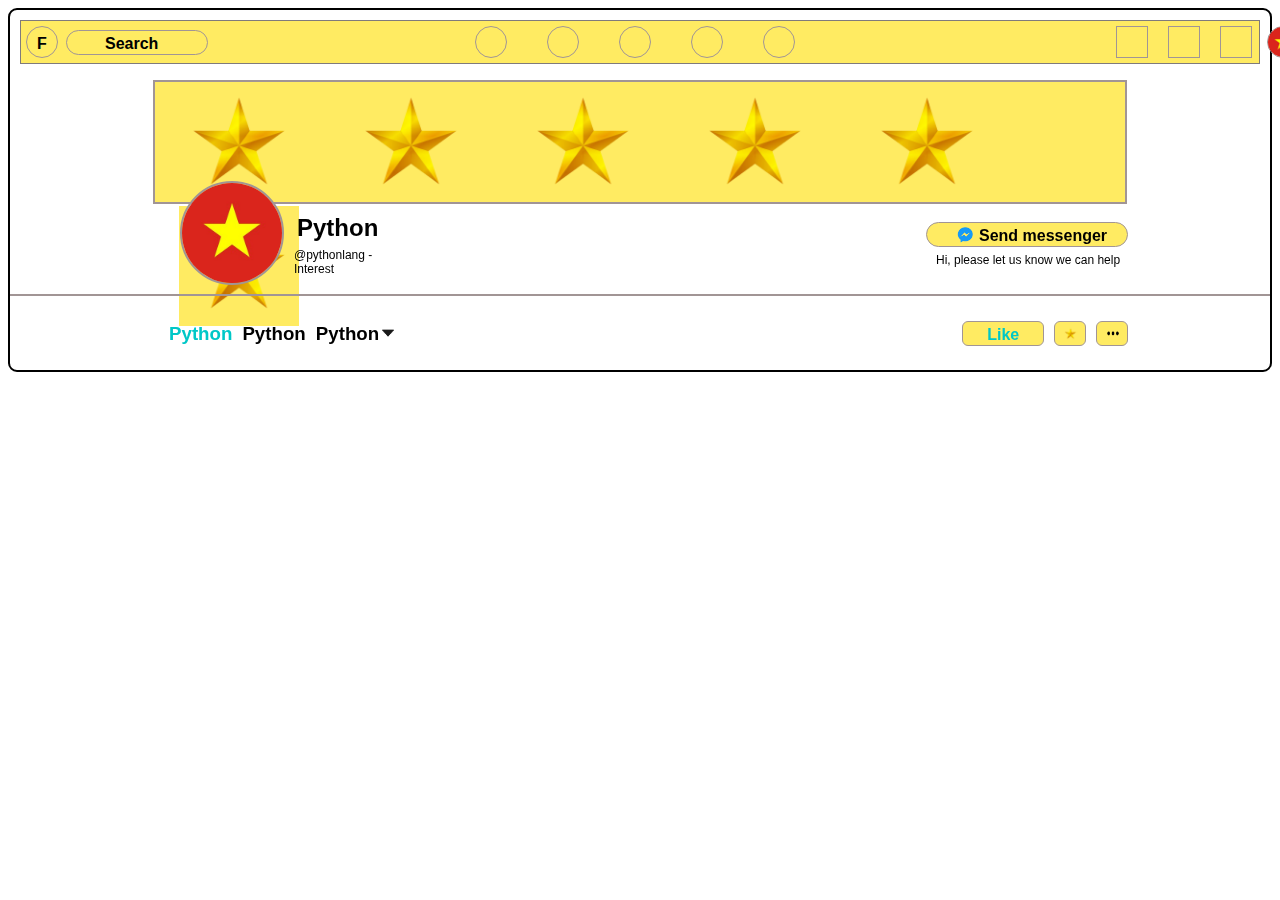
<file: index.html>
<!DOCTYPE html>
<html lang="en">
<head>
    <meta charset="UTF-8">
    <meta http-equiv="X-UA-Compatible" content="IE=edge">
    <meta name="viewport" content="width=device-width, initial-scale=1.0">
    <title>Web Tranning Glinteco</title>
    <link rel="stylesheet" href="./assets/css/styles.css">
    <link rel="stylesheet" href="./assets/fonts/themify-icons/themify-icons.css">
</head>
<body>
    <div id="main">
        <div id="header">
            <div class="header_left">

                <div class="avataMiniFb">
                    <p class="contentF"><strong>F</strong></p>
                </div>
            
                <!-- search button -->
                <div class="search-btn">
                    <p class="contentSearch"><strong>Search</strong></p>
                </div>                
            </div>

            <div class="header_center">
                <div class="star"> </div>
                <div class="star"> </div>
                <div class="star"> </div>
                <div class="star"> </div>
                <div class="star"> </div>
            </div>
            
            <div class="header_right">
                <div class="square"> </div>
                <div class="square"> </div>
                <div class="square"> </div>

                <div class="avtUserMini">
                    <img src="./assets/img/co_VN.jpg" alt="avt" class="imgAvtUser">
                </div>
            </div>

            <!-- avt mini -->
            

            
        </div>

        <div id="backgroundfb">
            <div class="avtStarYellow">
                <img src="./assets/img/saovang.jpg" alt="starYellow" class="starYellow">
                <img src="./assets/img/saovang.jpg" alt="starYellow" class="starYellow">
                <img src="./assets/img/saovang.jpg" alt="starYellow" class="starYellow">
                <img src="./assets/img/saovang.jpg" alt="starYellow" class="starYellow">
                <img src="./assets/img/saovang.jpg" alt="starYellow" class="starYellow">
                <img src="./assets/img/saovang.jpg" alt="starYellow" class="starYellow">
            </div>
        </div>

        <div id="avatarUserFb">
            <div class="avatarUserFb_left">
                <div class="avtUser">
                    <img src="./assets/img/co_VN.jpg" alt="avt" class="imgAvt">
                </div>

                <div class="nameUser">
                    <h2>Python</h2>
                    <p class="text_User_Name">@pythonlang - Interest</p>
                </div>
            </div>

            <div class="avatarUserFb_right">
                <div class="button_Mess">
                    <img src="./assets/img/iconMess.png" alt="avt" class="iconMess">
                    <p class="text_button_Mess"><strong>Send messenger</strong></p>
                </div>

                <div class="note_Button_Mess">
                   <p>Hi, please let us know we can help</p>
                </div>
            </div>
            
        </div>

        <div id="content">
            <div class="content_left">
                <h3 class="content_Button_1">Python</h3>
                <h3 class="content_Button_2">Python</h3>
                <h3 class="content_Button_3">Python</h3>
                <img src="./assets/img/muitenxuong.png" alt="avt" class="button_down">
            </div>

            <div class="content_right">
                <div class="icon_like">
                    <p class="icon_like_text"><strong>Like</strong></p>
                </div>

                <div class="icon_star">
                    <img src="./assets/img/saovang.jpg" alt="avt" class="icon_star_img">
                </div>

                <div class="icon_cham">
                    <img src="./assets/img/3cham.png" alt="avt" class="icon_3cham_img">
                </div>
            </div>
        </div>
    </div>
</body>
</html>
</file>
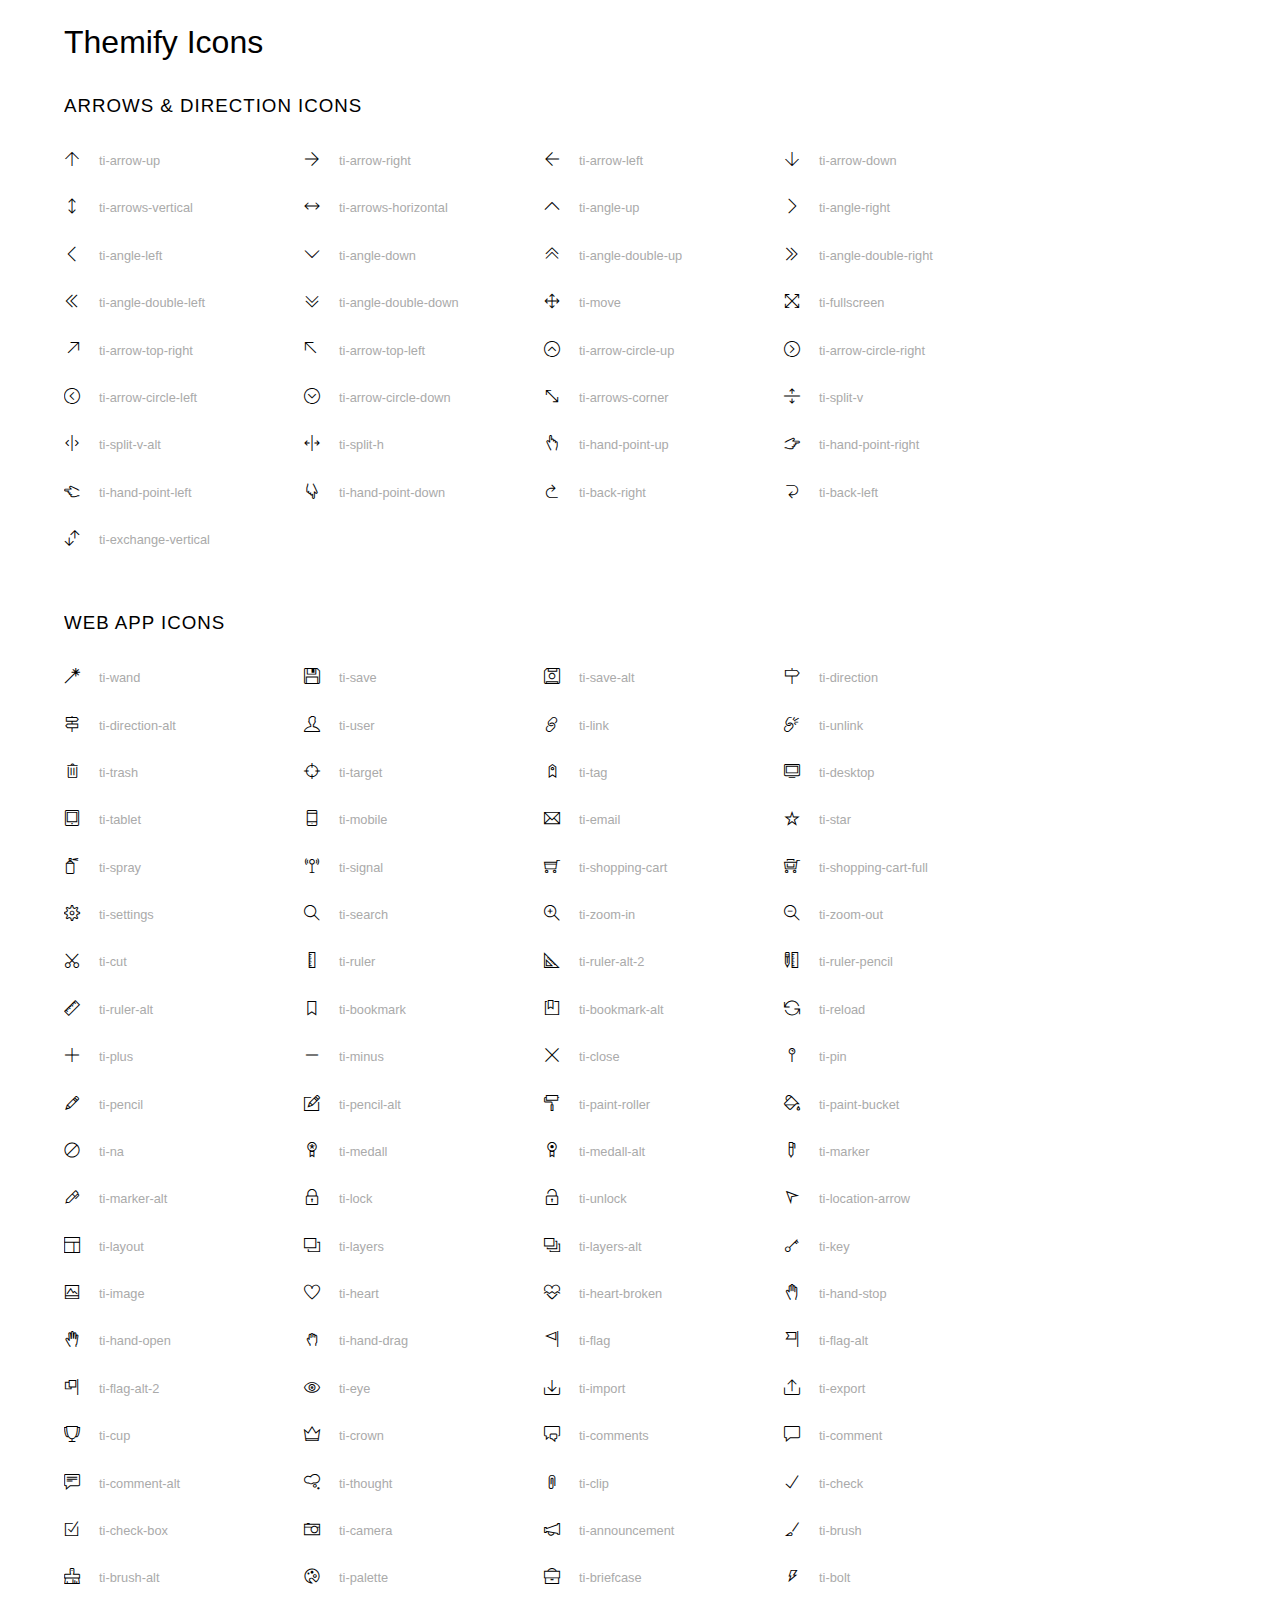
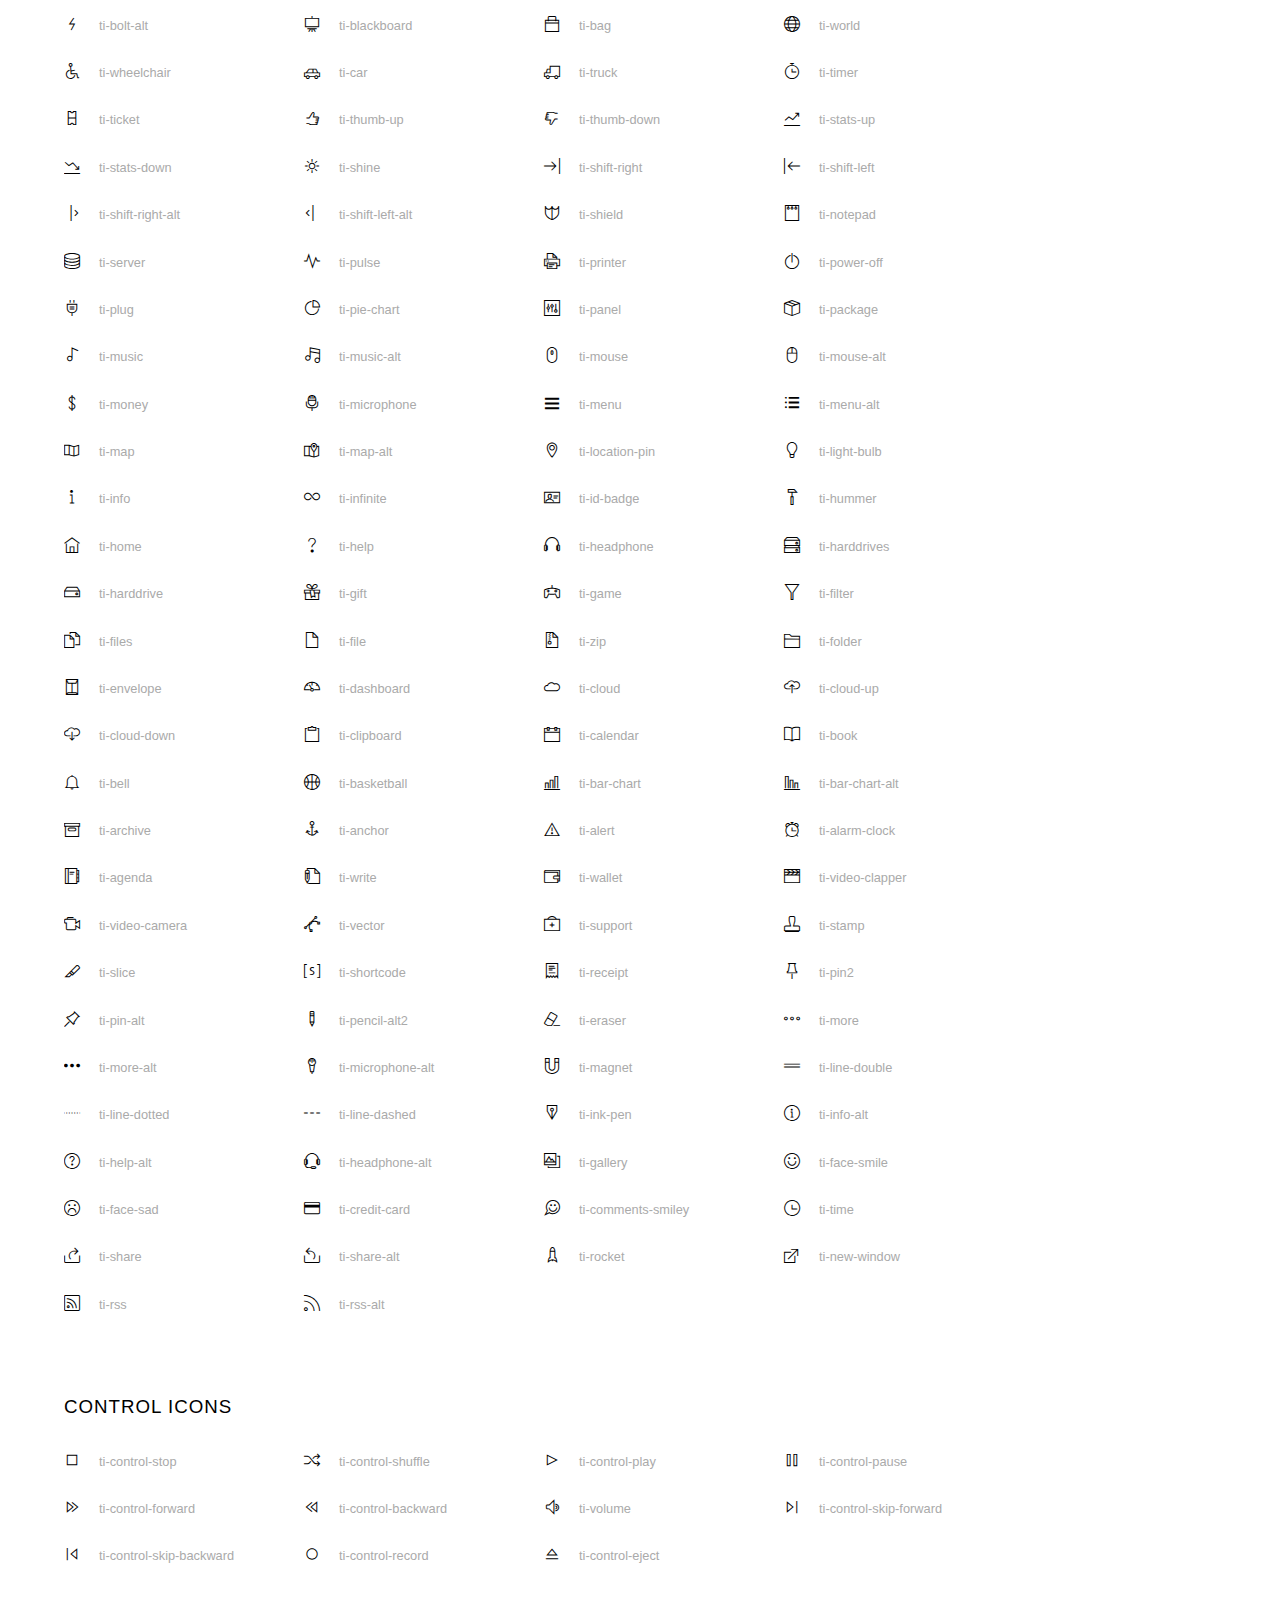
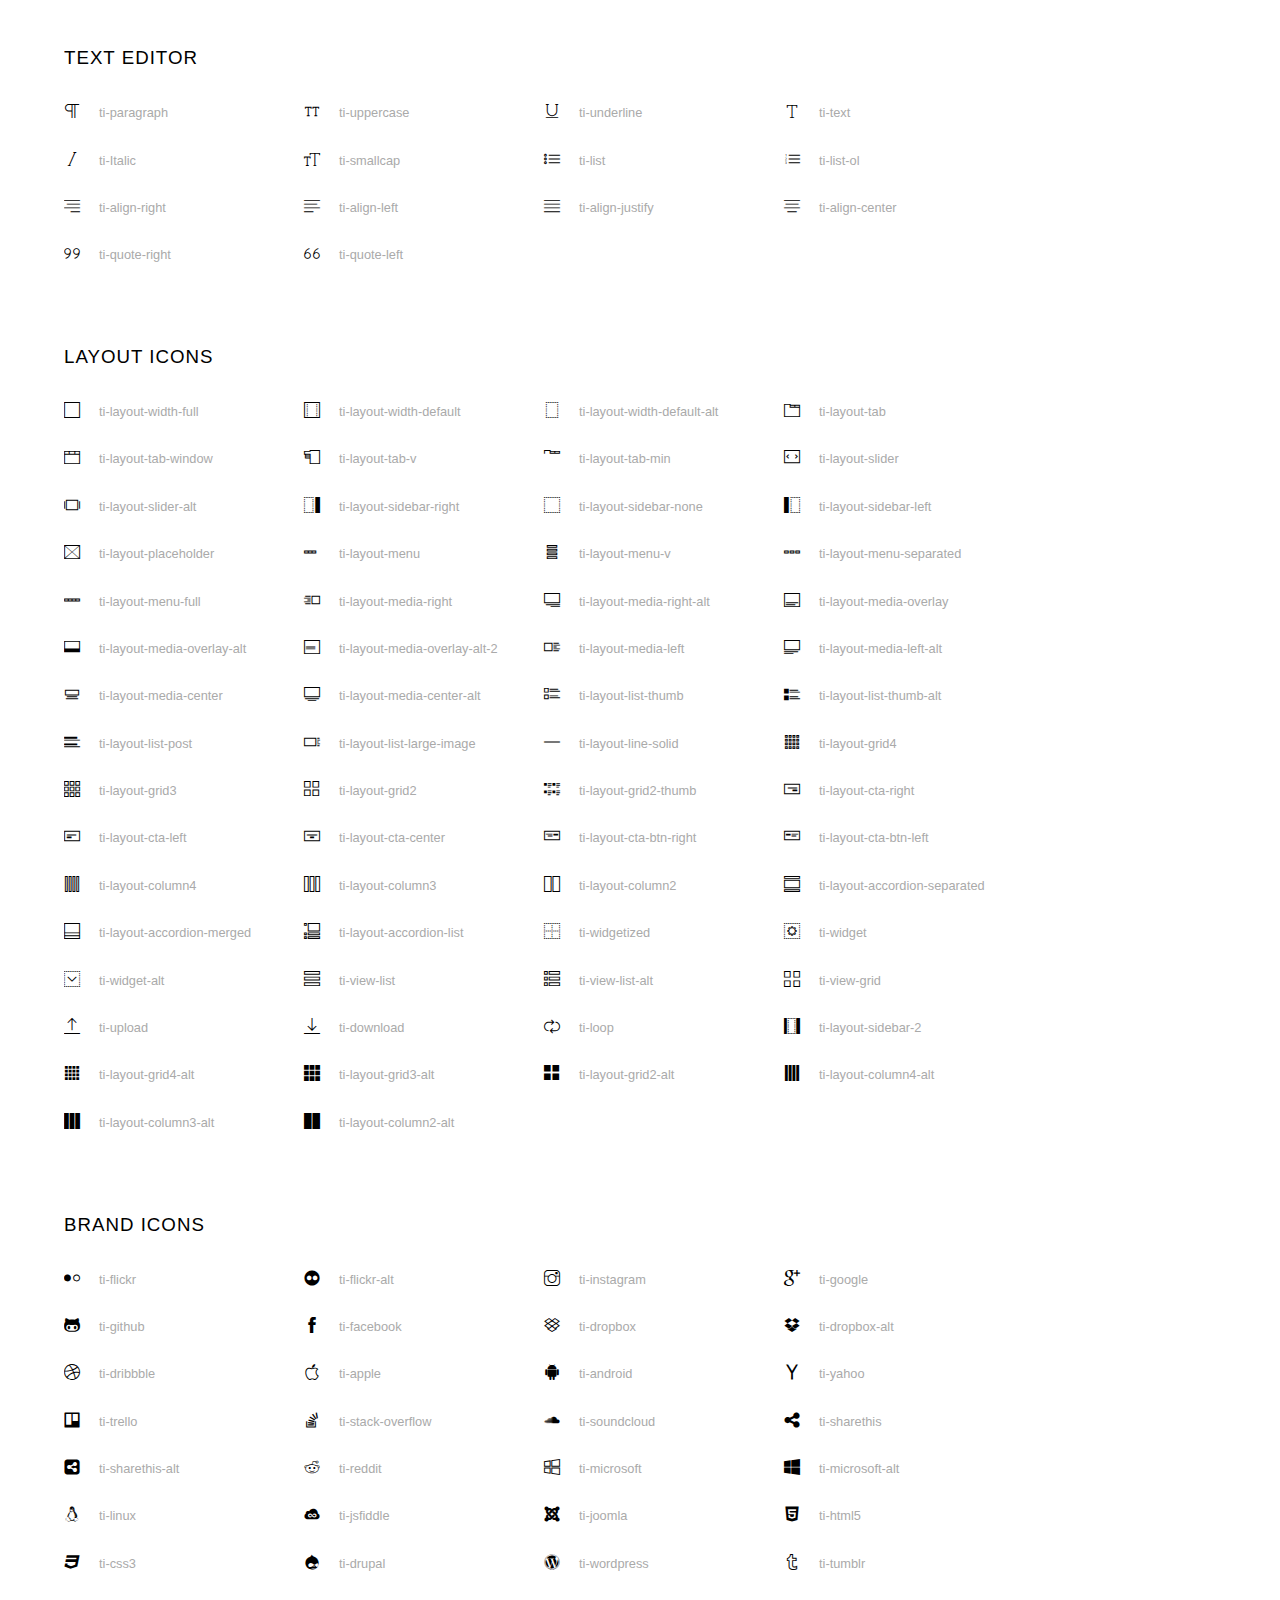
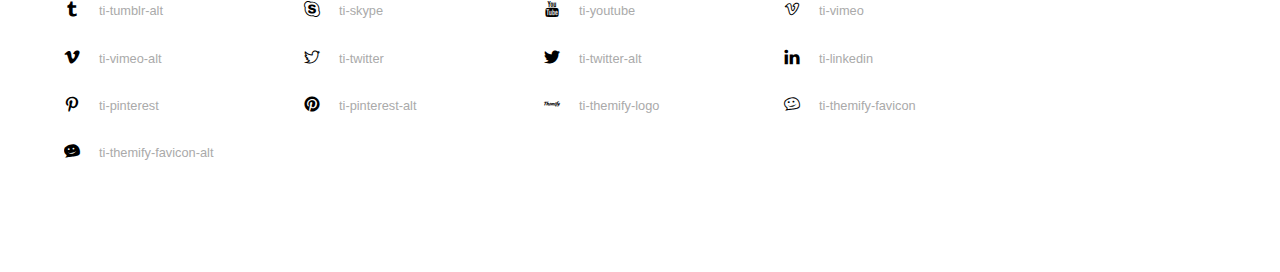
<file: assets/fonts/themify-icons/index.html>
<!doctype html>
<html>
<head>
	<meta charset="utf-8">
	<title>Themify Icon Font</title>
	<meta name="viewport" content="width=device-width">
	<link rel="stylesheet" href="demo-files/demo.css">
	<link rel="stylesheet" href="themify-icons.css">
	<!--[if lt IE 8]><!-->
	<link rel="stylesheet" href="ie7/ie7.css">
	<!--<![endif]-->
</head>
<body>
	<h1>Themify Icons</h1>

	<div class="icon-section">

		<div class="icon-section">
			<h3>Arrows &amp; Direction Icons </h3>

			<div class="icon-container">
				<span class="ti-arrow-up"></span><span class="icon-name"> ti-arrow-up</span>
			</div>
			<div class="icon-container">
				<span class="ti-arrow-right"></span><span class="icon-name"> ti-arrow-right</span>
			</div>
			<div class="icon-container">
				<span class="ti-arrow-left"></span><span class="icon-name"> ti-arrow-left</span>
			</div>
			<div class="icon-container">
				<span class="ti-arrow-down"></span><span class="icon-name"> ti-arrow-down</span>
			</div>
			<div class="icon-container">
				<span class="ti-arrows-vertical"></span><span class="icon-name"> ti-arrows-vertical</span>
			</div>
			<div class="icon-container">
				<span class="ti-arrows-horizontal"></span><span class="icon-name"> ti-arrows-horizontal</span>
			</div>
			<div class="icon-container">
				<span class="ti-angle-up"></span><span class="icon-name"> ti-angle-up</span>
			</div>
			<div class="icon-container">
				<span class="ti-angle-right"></span><span class="icon-name"> ti-angle-right</span>
			</div>
			<div class="icon-container">
				<span class="ti-angle-left"></span><span class="icon-name"> ti-angle-left</span>
			</div>
			<div class="icon-container">
				<span class="ti-angle-down"></span><span class="icon-name"> ti-angle-down</span>
			</div>	
			<div class="icon-container">
				<span class="ti-angle-double-up"></span><span class="icon-name"> ti-angle-double-up</span>
			</div>
			<div class="icon-container">
				<span class="ti-angle-double-right"></span><span class="icon-name"> ti-angle-double-right</span>
			</div>
			<div class="icon-container">
				<span class="ti-angle-double-left"></span><span class="icon-name"> ti-angle-double-left</span>
			</div>
			<div class="icon-container">
				<span class="ti-angle-double-down"></span><span class="icon-name"> ti-angle-double-down</span>
			</div>					
			<div class="icon-container">
				<span class="ti-move"></span><span class="icon-name"> ti-move</span>
			</div>
			<div class="icon-container">
				<span class="ti-fullscreen"></span><span class="icon-name"> ti-fullscreen</span>
			</div>
			<div class="icon-container">
				<span class="ti-arrow-top-right"></span><span class="icon-name"> ti-arrow-top-right</span>
			</div>
			<div class="icon-container">
				<span class="ti-arrow-top-left"></span><span class="icon-name"> ti-arrow-top-left</span>
			</div>
			<div class="icon-container">
				<span class="ti-arrow-circle-up"></span><span class="icon-name"> ti-arrow-circle-up</span>
			</div>
			<div class="icon-container">
				<span class="ti-arrow-circle-right"></span><span class="icon-name"> ti-arrow-circle-right</span>
			</div>
			<div class="icon-container">
				<span class="ti-arrow-circle-left"></span><span class="icon-name"> ti-arrow-circle-left</span>
			</div>
			<div class="icon-container">
				<span class="ti-arrow-circle-down"></span><span class="icon-name"> ti-arrow-circle-down</span>
			</div>
			<div class="icon-container">
				<span class="ti-arrows-corner"></span><span class="icon-name"> ti-arrows-corner</span>
			</div>
			<div class="icon-container">
				<span class="ti-split-v"></span><span class="icon-name"> ti-split-v</span>
			</div>

			<div class="icon-container">
				<span class="ti-split-v-alt"></span><span class="icon-name"> ti-split-v-alt</span>
			</div>
			<div class="icon-container">
				<span class="ti-split-h"></span><span class="icon-name"> ti-split-h</span>
			</div>
			<div class="icon-container">
				<span class="ti-hand-point-up"></span><span class="icon-name"> ti-hand-point-up</span>
			</div>
			<div class="icon-container">
				<span class="ti-hand-point-right"></span><span class="icon-name"> ti-hand-point-right</span>
			</div>
			<div class="icon-container">
				<span class="ti-hand-point-left"></span><span class="icon-name"> ti-hand-point-left</span>
			</div>
			<div class="icon-container">
				<span class="ti-hand-point-down"></span><span class="icon-name"> ti-hand-point-down</span>
			</div>
			<div class="icon-container">
				<span class="ti-back-right"></span><span class="icon-name"> ti-back-right</span>
			</div>
			<div class="icon-container">
				<span class="ti-back-left"></span><span class="icon-name"> ti-back-left</span>
			</div>
			<div class="icon-container">
				<span class="ti-exchange-vertical"></span><span class="icon-name"> ti-exchange-vertical</span>
			</div>

		</div> <!-- Arrows Icons -->



		<h3>Web App Icons</h3>
		
		<div class="icon-section">

			<div class="icon-container">
				<span class="ti-wand"></span><span class="icon-name"> ti-wand</span>
			</div>
			<div class="icon-container">
				<span class="ti-save"></span><span class="icon-name"> ti-save</span>
			</div>
			<div class="icon-container">
				<span class="ti-save-alt"></span><span class="icon-name"> ti-save-alt</span>
			</div>

			<div class="icon-container">
				<span class="ti-direction"></span><span class="icon-name"> ti-direction</span>
			</div>
			<div class="icon-container">
				<span class="ti-direction-alt"></span><span class="icon-name"> ti-direction-alt</span>
			</div>
			<div class="icon-container">
				<span class="ti-user"></span><span class="icon-name"> ti-user</span>
			</div>
			<div class="icon-container">
				<span class="ti-link"></span><span class="icon-name"> ti-link</span>
			</div>
			<div class="icon-container">
				<span class="ti-unlink"></span><span class="icon-name"> ti-unlink</span>
			</div>
			<div class="icon-container">
				<span class="ti-trash"></span><span class="icon-name"> ti-trash</span>
			</div>
			<div class="icon-container">
				<span class="ti-target"></span><span class="icon-name"> ti-target</span>
			</div>
			<div class="icon-container">
				<span class="ti-tag"></span><span class="icon-name"> ti-tag</span>
			</div>
			<div class="icon-container">
				<span class="ti-desktop"></span><span class="icon-name"> ti-desktop</span>
			</div>
			<div class="icon-container">
				<span class="ti-tablet"></span><span class="icon-name"> ti-tablet</span>
			</div>
			<div class="icon-container">
				<span class="ti-mobile"></span><span class="icon-name"> ti-mobile</span>
			</div>
			<div class="icon-container">
				<span class="ti-email"></span><span class="icon-name"> ti-email</span>
			</div>	
			<div class="icon-container">
				<span class="ti-star"></span><span class="icon-name"> ti-star</span>
			</div>
			<div class="icon-container">
				<span class="ti-spray"></span><span class="icon-name"> ti-spray</span>
			</div>
			<div class="icon-container">
				<span class="ti-signal"></span><span class="icon-name"> ti-signal</span>
			</div>
			<div class="icon-container">
				<span class="ti-shopping-cart"></span><span class="icon-name"> ti-shopping-cart</span>
			</div>
			<div class="icon-container">
				<span class="ti-shopping-cart-full"></span><span class="icon-name"> ti-shopping-cart-full</span>
			</div>
			<div class="icon-container">
				<span class="ti-settings"></span><span class="icon-name"> ti-settings</span>
			</div>
			<div class="icon-container">
				<span class="ti-search"></span><span class="icon-name"> ti-search</span>
			</div>
			<div class="icon-container">
				<span class="ti-zoom-in"></span><span class="icon-name"> ti-zoom-in</span>
			</div>
			<div class="icon-container">
				<span class="ti-zoom-out"></span><span class="icon-name"> ti-zoom-out</span>
			</div>
			<div class="icon-container">
				<span class="ti-cut"></span><span class="icon-name"> ti-cut</span>
			</div>
			<div class="icon-container">
				<span class="ti-ruler"></span><span class="icon-name"> ti-ruler</span>
			</div>
			<div class="icon-container">
				<span class="ti-ruler-alt-2"></span><span class="icon-name"> ti-ruler-alt-2</span>
			</div>			
			<div class="icon-container">
				<span class="ti-ruler-pencil"></span><span class="icon-name"> ti-ruler-pencil</span>
			</div>
			<div class="icon-container">
				<span class="ti-ruler-alt"></span><span class="icon-name"> ti-ruler-alt</span>
			</div>
			<div class="icon-container">
				<span class="ti-bookmark"></span><span class="icon-name"> ti-bookmark</span>
			</div>
			<div class="icon-container">
				<span class="ti-bookmark-alt"></span><span class="icon-name"> ti-bookmark-alt</span>
			</div>
			<div class="icon-container">
				<span class="ti-reload"></span><span class="icon-name"> ti-reload</span>
			</div>
			<div class="icon-container">
				<span class="ti-plus"></span><span class="icon-name"> ti-plus</span>
			</div>
			<div class="icon-container">
				<span class="ti-minus"></span><span class="icon-name"> ti-minus</span>
			</div>
			<div class="icon-container">
				<span class="ti-close"></span><span class="icon-name"> ti-close</span>
			</div>			
			<div class="icon-container">
				<span class="ti-pin"></span><span class="icon-name"> ti-pin</span>
			</div>
			<div class="icon-container">
				<span class="ti-pencil"></span><span class="icon-name"> ti-pencil</span>
			</div>
					
		  	<div class="icon-container">
				<span class="ti-pencil-alt"></span><span class="icon-name"> ti-pencil-alt</span>
			</div>
			<div class="icon-container">
				<span class="ti-paint-roller"></span><span class="icon-name"> ti-paint-roller</span>
			</div>
			<div class="icon-container">
				<span class="ti-paint-bucket"></span><span class="icon-name"> ti-paint-bucket</span>
			</div>
			<div class="icon-container">
				<span class="ti-na"></span><span class="icon-name"> ti-na</span>
			</div>
			<div class="icon-container">
				<span class="ti-medall"></span><span class="icon-name"> ti-medall</span>
			</div>
			<div class="icon-container">
				<span class="ti-medall-alt"></span><span class="icon-name"> ti-medall-alt</span>
			</div>
			<div class="icon-container">
				<span class="ti-marker"></span><span class="icon-name"> ti-marker</span>
			</div>
			<div class="icon-container">
				<span class="ti-marker-alt"></span><span class="icon-name"> ti-marker-alt</span>
			</div>

			<div class="icon-container">
				<span class="ti-lock"></span><span class="icon-name"> ti-lock</span>
			</div>
			<div class="icon-container">
				<span class="ti-unlock"></span><span class="icon-name"> ti-unlock</span>
			</div>
			<div class="icon-container">
				<span class="ti-location-arrow"></span><span class="icon-name"> ti-location-arrow</span>
			</div>
			<div class="icon-container">
				<span class="ti-layout"></span><span class="icon-name"> ti-layout</span>
			</div>
			<div class="icon-container">
				<span class="ti-layers"></span><span class="icon-name"> ti-layers</span>
			</div>
			<div class="icon-container">
				<span class="ti-layers-alt"></span><span class="icon-name"> ti-layers-alt</span>
			</div>
			<div class="icon-container">
				<span class="ti-key"></span><span class="icon-name"> ti-key</span>
			</div>
			<div class="icon-container">
				<span class="ti-image"></span><span class="icon-name"> ti-image</span>
			</div>
			<div class="icon-container">
				<span class="ti-heart"></span><span class="icon-name"> ti-heart</span>
			</div>
			<div class="icon-container">
				<span class="ti-heart-broken"></span><span class="icon-name"> ti-heart-broken</span>
			</div>
			<div class="icon-container">
				<span class="ti-hand-stop"></span><span class="icon-name"> ti-hand-stop</span>
			</div>
			<div class="icon-container">
				<span class="ti-hand-open"></span><span class="icon-name"> ti-hand-open</span>
			</div>
			<div class="icon-container">
				<span class="ti-hand-drag"></span><span class="icon-name"> ti-hand-drag</span>
			</div>
			<div class="icon-container">
				<span class="ti-flag"></span><span class="icon-name"> ti-flag</span>
			</div>
			<div class="icon-container">
				<span class="ti-flag-alt"></span><span class="icon-name"> ti-flag-alt</span>
			</div>
			<div class="icon-container">
				<span class="ti-flag-alt-2"></span><span class="icon-name"> ti-flag-alt-2</span>
			</div>
			<div class="icon-container">
				<span class="ti-eye"></span><span class="icon-name"> ti-eye</span>
			</div>
			<div class="icon-container">
				<span class="ti-import"></span><span class="icon-name"> ti-import</span>
			</div>			
			<div class="icon-container">
				<span class="ti-export"></span><span class="icon-name"> ti-export</span>
			</div>
			<div class="icon-container">
				<span class="ti-cup"></span><span class="icon-name"> ti-cup</span>
			</div>
			<div class="icon-container">
				<span class="ti-crown"></span><span class="icon-name"> ti-crown</span>
			</div>
			<div class="icon-container">
				<span class="ti-comments"></span><span class="icon-name"> ti-comments</span>
			</div>
			<div class="icon-container">
				<span class="ti-comment"></span><span class="icon-name"> ti-comment</span>
			</div>
			<div class="icon-container">
				<span class="ti-comment-alt"></span><span class="icon-name"> ti-comment-alt</span>
			</div>
			<div class="icon-container">
				<span class="ti-thought"></span><span class="icon-name"> ti-thought</span>
			</div>			
			<div class="icon-container">
				<span class="ti-clip"></span><span class="icon-name"> ti-clip</span>
			</div>

			<div class="icon-container">
				<span class="ti-check"></span><span class="icon-name"> ti-check</span>
			</div>
			<div class="icon-container">
				<span class="ti-check-box"></span><span class="icon-name"> ti-check-box</span>
			</div>
			<div class="icon-container">
				<span class="ti-camera"></span><span class="icon-name"> ti-camera</span>
			</div>
			<div class="icon-container">
				<span class="ti-announcement"></span><span class="icon-name"> ti-announcement</span>
			</div>
			<div class="icon-container">
				<span class="ti-brush"></span><span class="icon-name"> ti-brush</span>
			</div>
			<div class="icon-container">
				<span class="ti-brush-alt"></span><span class="icon-name"> ti-brush-alt</span>
			</div>
			<div class="icon-container">
				<span class="ti-palette"></span><span class="icon-name"> ti-palette</span>
			</div>			
			<div class="icon-container">
				<span class="ti-briefcase"></span><span class="icon-name"> ti-briefcase</span>
			</div>
			<div class="icon-container">
				<span class="ti-bolt"></span><span class="icon-name"> ti-bolt</span>
			</div>
			<div class="icon-container">
				<span class="ti-bolt-alt"></span><span class="icon-name"> ti-bolt-alt</span>
			</div>
			<div class="icon-container">
				<span class="ti-blackboard"></span><span class="icon-name"> ti-blackboard</span>
			</div>
			<div class="icon-container">
				<span class="ti-bag"></span><span class="icon-name"> ti-bag</span>
			</div>
			<div class="icon-container">
				<span class="ti-world"></span><span class="icon-name"> ti-world</span>
			</div>
			<div class="icon-container">
				<span class="ti-wheelchair"></span><span class="icon-name"> ti-wheelchair</span>
			</div>
			<div class="icon-container">
				<span class="ti-car"></span><span class="icon-name"> ti-car</span>
			</div>
			<div class="icon-container">
				<span class="ti-truck"></span><span class="icon-name"> ti-truck</span>
			</div>
			<div class="icon-container">
				<span class="ti-timer"></span><span class="icon-name"> ti-timer</span>
			</div>
			<div class="icon-container">
				<span class="ti-ticket"></span><span class="icon-name"> ti-ticket</span>
			</div>
			<div class="icon-container">
				<span class="ti-thumb-up"></span><span class="icon-name"> ti-thumb-up</span>
			</div>
			<div class="icon-container">
				<span class="ti-thumb-down"></span><span class="icon-name"> ti-thumb-down</span>
			</div>

			<div class="icon-container">
				<span class="ti-stats-up"></span><span class="icon-name"> ti-stats-up</span>
			</div>
			<div class="icon-container">
				<span class="ti-stats-down"></span><span class="icon-name"> ti-stats-down</span>
			</div>
			<div class="icon-container">
				<span class="ti-shine"></span><span class="icon-name"> ti-shine</span>
			</div>
			<div class="icon-container">
				<span class="ti-shift-right"></span><span class="icon-name"> ti-shift-right</span>
			</div>
			<div class="icon-container">
				<span class="ti-shift-left"></span><span class="icon-name"> ti-shift-left</span>
			</div>

			<div class="icon-container">
				<span class="ti-shift-right-alt"></span><span class="icon-name"> ti-shift-right-alt</span>
			</div>
			<div class="icon-container">
				<span class="ti-shift-left-alt"></span><span class="icon-name"> ti-shift-left-alt</span>
			</div>
			<div class="icon-container">
				<span class="ti-shield"></span><span class="icon-name"> ti-shield</span>
			</div>
			<div class="icon-container">
				<span class="ti-notepad"></span><span class="icon-name"> ti-notepad</span>
			</div>
			<div class="icon-container">
				<span class="ti-server"></span><span class="icon-name"> ti-server</span>
			</div>

			<div class="icon-container">
				<span class="ti-pulse"></span><span class="icon-name"> ti-pulse</span>
			</div>
			<div class="icon-container">
				<span class="ti-printer"></span><span class="icon-name"> ti-printer</span>
			</div>
			<div class="icon-container">
				<span class="ti-power-off"></span><span class="icon-name"> ti-power-off</span>
			</div>
			<div class="icon-container">
				<span class="ti-plug"></span><span class="icon-name"> ti-plug</span>
			</div>
			<div class="icon-container">
				<span class="ti-pie-chart"></span><span class="icon-name"> ti-pie-chart</span>
			</div>

			<div class="icon-container">
				<span class="ti-panel"></span><span class="icon-name"> ti-panel</span>
			</div>
			<div class="icon-container">
				<span class="ti-package"></span><span class="icon-name"> ti-package</span>
			</div>
			<div class="icon-container">
				<span class="ti-music"></span><span class="icon-name"> ti-music</span>
			</div>
			<div class="icon-container">
				<span class="ti-music-alt"></span><span class="icon-name"> ti-music-alt</span>
			</div>
			<div class="icon-container">
				<span class="ti-mouse"></span><span class="icon-name"> ti-mouse</span>
			</div>
			<div class="icon-container">
				<span class="ti-mouse-alt"></span><span class="icon-name"> ti-mouse-alt</span>
			</div>
			<div class="icon-container">
				<span class="ti-money"></span><span class="icon-name"> ti-money</span>
			</div>
			<div class="icon-container">
				<span class="ti-microphone"></span><span class="icon-name"> ti-microphone</span>
			</div>
			<div class="icon-container">
				<span class="ti-menu"></span><span class="icon-name"> ti-menu</span>
			</div>
			<div class="icon-container">
				<span class="ti-menu-alt"></span><span class="icon-name"> ti-menu-alt</span>
			</div>
			<div class="icon-container">
				<span class="ti-map"></span><span class="icon-name"> ti-map</span>
			</div>
			<div class="icon-container">
				<span class="ti-map-alt"></span><span class="icon-name"> ti-map-alt</span>
			</div>

			<div class="icon-container">
				<span class="ti-location-pin"></span><span class="icon-name"> ti-location-pin</span>
			</div>

			<div class="icon-container">
				<span class="ti-light-bulb"></span><span class="icon-name"> ti-light-bulb</span>
			</div>
			<div class="icon-container">
				<span class="ti-info"></span><span class="icon-name"> ti-info</span>
			</div>
			<div class="icon-container">
				<span class="ti-infinite"></span><span class="icon-name"> ti-infinite</span>
			</div>
			<div class="icon-container">
				<span class="ti-id-badge"></span><span class="icon-name"> ti-id-badge</span>
			</div>
			<div class="icon-container">
				<span class="ti-hummer"></span><span class="icon-name"> ti-hummer</span>
			</div>
			<div class="icon-container">
				<span class="ti-home"></span><span class="icon-name"> ti-home</span>
			</div>
			<div class="icon-container">
				<span class="ti-help"></span><span class="icon-name"> ti-help</span>
			</div>
			<div class="icon-container">
				<span class="ti-headphone"></span><span class="icon-name"> ti-headphone</span>
			</div>
			<div class="icon-container">
				<span class="ti-harddrives"></span><span class="icon-name"> ti-harddrives</span>
			</div>
			<div class="icon-container">
				<span class="ti-harddrive"></span><span class="icon-name"> ti-harddrive</span>
			</div>
			<div class="icon-container">
				<span class="ti-gift"></span><span class="icon-name"> ti-gift</span>
			</div>
			<div class="icon-container">
				<span class="ti-game"></span><span class="icon-name"> ti-game</span>
			</div>
			<div class="icon-container">
				<span class="ti-filter"></span><span class="icon-name"> ti-filter</span>
			</div>
			<div class="icon-container">
				<span class="ti-files"></span><span class="icon-name"> ti-files</span>
			</div>
			<div class="icon-container">
				<span class="ti-file"></span><span class="icon-name"> ti-file</span>
			</div>
			<div class="icon-container">
				<span class="ti-zip"></span><span class="icon-name"> ti-zip</span>
			</div>
			<div class="icon-container">
				<span class="ti-folder"></span><span class="icon-name"> ti-folder</span>
			</div>			
			<div class="icon-container">
				<span class="ti-envelope"></span><span class="icon-name"> ti-envelope</span>
			</div>


			<div class="icon-container">
				<span class="ti-dashboard"></span><span class="icon-name"> ti-dashboard</span>
			</div>
			<div class="icon-container">
				<span class="ti-cloud"></span><span class="icon-name"> ti-cloud</span>
			</div>
			<div class="icon-container">
				<span class="ti-cloud-up"></span><span class="icon-name"> ti-cloud-up</span>
			</div>
			<div class="icon-container">
				<span class="ti-cloud-down"></span><span class="icon-name"> ti-cloud-down</span>
			</div>
			<div class="icon-container">
				<span class="ti-clipboard"></span><span class="icon-name"> ti-clipboard</span>
			</div>
			<div class="icon-container">
				<span class="ti-calendar"></span><span class="icon-name"> ti-calendar</span>
			</div>
			<div class="icon-container">
				<span class="ti-book"></span><span class="icon-name"> ti-book</span>
			</div>
			<div class="icon-container">
				<span class="ti-bell"></span><span class="icon-name"> ti-bell</span>
			</div>
			<div class="icon-container">
				<span class="ti-basketball"></span><span class="icon-name"> ti-basketball</span>
			</div>
			<div class="icon-container">
				<span class="ti-bar-chart"></span><span class="icon-name"> ti-bar-chart</span>
			</div>
			<div class="icon-container">
				<span class="ti-bar-chart-alt"></span><span class="icon-name"> ti-bar-chart-alt</span>
			</div>


			<div class="icon-container">
				<span class="ti-archive"></span><span class="icon-name"> ti-archive</span>
			</div>
			<div class="icon-container">
				<span class="ti-anchor"></span><span class="icon-name"> ti-anchor</span>
			</div>

			<div class="icon-container">
				<span class="ti-alert"></span><span class="icon-name"> ti-alert</span>
			</div>
			<div class="icon-container">
				<span class="ti-alarm-clock"></span><span class="icon-name"> ti-alarm-clock</span>
			</div>
			<div class="icon-container">
				<span class="ti-agenda"></span><span class="icon-name"> ti-agenda</span>
			</div>
			<div class="icon-container">
				<span class="ti-write"></span><span class="icon-name"> ti-write</span>
			</div>

			<div class="icon-container">
				<span class="ti-wallet"></span><span class="icon-name"> ti-wallet</span>
			</div>
			<div class="icon-container">
				<span class="ti-video-clapper"></span><span class="icon-name"> ti-video-clapper</span>
			</div>
			<div class="icon-container">
				<span class="ti-video-camera"></span><span class="icon-name"> ti-video-camera</span>
			</div>
			<div class="icon-container">
				<span class="ti-vector"></span><span class="icon-name"> ti-vector</span>
			</div>

			<div class="icon-container">
				<span class="ti-support"></span><span class="icon-name"> ti-support</span>
			</div>
			<div class="icon-container">
				<span class="ti-stamp"></span><span class="icon-name"> ti-stamp</span>
			</div>
			<div class="icon-container">
				<span class="ti-slice"></span><span class="icon-name"> ti-slice</span>
			</div>
			<div class="icon-container">
				<span class="ti-shortcode"></span><span class="icon-name"> ti-shortcode</span>
			</div>
			<div class="icon-container">
				<span class="ti-receipt"></span><span class="icon-name"> ti-receipt</span>
			</div>
			<div class="icon-container">
				<span class="ti-pin2"></span><span class="icon-name"> ti-pin2</span>
			</div>
			<div class="icon-container">
				<span class="ti-pin-alt"></span><span class="icon-name"> ti-pin-alt</span>
			</div>
			<div class="icon-container">
				<span class="ti-pencil-alt2"></span><span class="icon-name"> ti-pencil-alt2</span>
			</div>
			<div class="icon-container">
				<span class="ti-eraser"></span><span class="icon-name"> ti-eraser</span>
			</div>			
			<div class="icon-container">
				<span class="ti-more"></span><span class="icon-name"> ti-more</span>
			</div>
			<div class="icon-container">
				<span class="ti-more-alt"></span><span class="icon-name"> ti-more-alt</span>
			</div>
			<div class="icon-container">
				<span class="ti-microphone-alt"></span><span class="icon-name"> ti-microphone-alt</span>
			</div>
			<div class="icon-container">
				<span class="ti-magnet"></span><span class="icon-name"> ti-magnet</span>
			</div>
			<div class="icon-container">
				<span class="ti-line-double"></span><span class="icon-name"> ti-line-double</span>
			</div>
			<div class="icon-container">
				<span class="ti-line-dotted"></span><span class="icon-name"> ti-line-dotted</span>
			</div>
			<div class="icon-container">
				<span class="ti-line-dashed"></span><span class="icon-name"> ti-line-dashed</span>
			</div>

			<div class="icon-container">
				<span class="ti-ink-pen"></span><span class="icon-name"> ti-ink-pen</span>
			</div>
			<div class="icon-container">
				<span class="ti-info-alt"></span><span class="icon-name"> ti-info-alt</span>
			</div>
			<div class="icon-container">
				<span class="ti-help-alt"></span><span class="icon-name"> ti-help-alt</span>
			</div>
			<div class="icon-container">
				<span class="ti-headphone-alt"></span><span class="icon-name"> ti-headphone-alt</span>
			</div>

			<div class="icon-container">
				<span class="ti-gallery"></span><span class="icon-name"> ti-gallery</span>
			</div>
			<div class="icon-container">
				<span class="ti-face-smile"></span><span class="icon-name"> ti-face-smile</span>
			</div>
			<div class="icon-container">
				<span class="ti-face-sad"></span><span class="icon-name"> ti-face-sad</span>
			</div>
			<div class="icon-container">
				<span class="ti-credit-card"></span><span class="icon-name"> ti-credit-card</span>
			</div>
			<div class="icon-container">
				<span class="ti-comments-smiley"></span><span class="icon-name"> ti-comments-smiley</span>
			</div>
			<div class="icon-container">
				<span class="ti-time"></span><span class="icon-name"> ti-time</span>
			</div>
			<div class="icon-container">
				<span class="ti-share"></span><span class="icon-name"> ti-share</span>
			</div>
			<div class="icon-container">
				<span class="ti-share-alt"></span><span class="icon-name"> ti-share-alt</span>
			</div>
			<div class="icon-container">
				<span class="ti-rocket"></span><span class="icon-name"> ti-rocket</span>
			</div>

			<div class="icon-container">
				<span class="ti-new-window"></span><span class="icon-name"> ti-new-window</span>
			</div>

			<div class="icon-container">
				<span class="ti-rss"></span><span class="icon-name"> ti-rss</span>
			</div>

			<div class="icon-container">
				<span class="ti-rss-alt"></span><span class="icon-name"> ti-rss-alt</span>
			</div>
			
		</div><!-- Web App Icons -->


		<div class="icon-section">
			<h3>Control Icons</h3>
			<div class="icon-container">
				<span class="ti-control-stop"></span><span class="icon-name"> ti-control-stop</span>
			</div>
			<div class="icon-container">
				<span class="ti-control-shuffle"></span><span class="icon-name"> ti-control-shuffle</span>
			</div>
			<div class="icon-container">
				<span class="ti-control-play"></span><span class="icon-name"> ti-control-play</span>
			</div>
			<div class="icon-container">
				<span class="ti-control-pause"></span><span class="icon-name"> ti-control-pause</span>
			</div>
			<div class="icon-container">
				<span class="ti-control-forward"></span><span class="icon-name"> ti-control-forward</span>
			</div>
			<div class="icon-container">
				<span class="ti-control-backward"></span><span class="icon-name"> ti-control-backward</span>
			</div>	
			<div class="icon-container">
				<span class="ti-volume"></span><span class="icon-name"> ti-volume</span>
			</div>
			<div class="icon-container">
				<span class="ti-control-skip-forward"></span><span class="icon-name"> ti-control-skip-forward</span>
			</div>
			<div class="icon-container">
				<span class="ti-control-skip-backward"></span><span class="icon-name"> ti-control-skip-backward</span>
			</div>
			<div class="icon-container">
				<span class="ti-control-record"></span><span class="icon-name"> ti-control-record</span>
			</div>
			<div class="icon-container">
				<span class="ti-control-eject"></span><span class="icon-name"> ti-control-eject</span>
			</div>			
		</div> <!-- Control Icons -->


		<div class="icon-section">
			<h3>Text Editor</h3>

			<div class="icon-container">
				<span class="ti-paragraph"></span><span class="icon-name"> ti-paragraph</span>
			</div>
			<div class="icon-container">
				<span class="ti-uppercase"></span><span class="icon-name"> ti-uppercase</span>
			</div>

			<div class="icon-container">
				<span class="ti-underline"></span><span class="icon-name"> ti-underline</span>
			</div>
			<div class="icon-container">
				<span class="ti-text"></span><span class="icon-name"> ti-text</span>
			</div>
			<div class="icon-container">
				<span class="ti-Italic"></span><span class="icon-name"> ti-Italic</span>
			</div>
			<div class="icon-container">
				<span class="ti-smallcap"></span><span class="icon-name"> ti-smallcap</span>
			</div>
			<div class="icon-container">
				<span class="ti-list"></span><span class="icon-name"> ti-list</span>
			</div>
			<div class="icon-container">
				<span class="ti-list-ol"></span><span class="icon-name"> ti-list-ol</span>
			</div>
			<div class="icon-container">
				<span class="ti-align-right"></span><span class="icon-name"> ti-align-right</span>
			</div>
			<div class="icon-container">
				<span class="ti-align-left"></span><span class="icon-name"> ti-align-left</span>
			</div>
			<div class="icon-container">
				<span class="ti-align-justify"></span><span class="icon-name"> ti-align-justify</span>
			</div>
			<div class="icon-container">
				<span class="ti-align-center"></span><span class="icon-name"> ti-align-center</span>
			</div>
			<div class="icon-container">
				<span class="ti-quote-right"></span><span class="icon-name"> ti-quote-right</span>
			</div>
			<div class="icon-container">
				<span class="ti-quote-left"></span><span class="icon-name"> ti-quote-left</span>
			</div>

		</div> <!-- Text Editor -->



		<div class="icon-section">
			<h3>Layout Icons</h3>
			<div class="icon-container">
				<span class="ti-layout-width-full"></span><span class="icon-name"> ti-layout-width-full</span>
			</div>
			<div class="icon-container">
				<span class="ti-layout-width-default"></span><span class="icon-name"> ti-layout-width-default</span>
			</div>
			<div class="icon-container">
				<span class="ti-layout-width-default-alt"></span><span class="icon-name"> ti-layout-width-default-alt</span>
			</div>
			<div class="icon-container">
				<span class="ti-layout-tab"></span><span class="icon-name"> ti-layout-tab</span>
			</div>
			<div class="icon-container">
				<span class="ti-layout-tab-window"></span><span class="icon-name"> ti-layout-tab-window</span>
			</div>
			<div class="icon-container">
				<span class="ti-layout-tab-v"></span><span class="icon-name"> ti-layout-tab-v</span>
			</div>
			<div class="icon-container">
				<span class="ti-layout-tab-min"></span><span class="icon-name"> ti-layout-tab-min</span>
			</div>
			<div class="icon-container">
				<span class="ti-layout-slider"></span><span class="icon-name"> ti-layout-slider</span>
			</div>
			<div class="icon-container">
				<span class="ti-layout-slider-alt"></span><span class="icon-name"> ti-layout-slider-alt</span>
			</div>
			<div class="icon-container">
				<span class="ti-layout-sidebar-right"></span><span class="icon-name"> ti-layout-sidebar-right</span>
			</div>
			<div class="icon-container">
				<span class="ti-layout-sidebar-none"></span><span class="icon-name"> ti-layout-sidebar-none</span>
			</div>
			<div class="icon-container">
				<span class="ti-layout-sidebar-left"></span><span class="icon-name"> ti-layout-sidebar-left</span>
			</div>
			<div class="icon-container">
				<span class="ti-layout-placeholder"></span><span class="icon-name"> ti-layout-placeholder</span>
			</div>
			<div class="icon-container">
				<span class="ti-layout-menu"></span><span class="icon-name"> ti-layout-menu</span>
			</div>
			<div class="icon-container">
				<span class="ti-layout-menu-v"></span><span class="icon-name"> ti-layout-menu-v</span>
			</div>
			<div class="icon-container">
				<span class="ti-layout-menu-separated"></span><span class="icon-name"> ti-layout-menu-separated</span>
			</div>
			<div class="icon-container">
				<span class="ti-layout-menu-full"></span><span class="icon-name"> ti-layout-menu-full</span>
			</div>
			<div class="icon-container">
				<span class="ti-layout-media-right"></span><span class="icon-name"> ti-layout-media-right</span>
			</div>
			<div class="icon-container">
				<span class="ti-layout-media-right-alt"></span><span class="icon-name"> ti-layout-media-right-alt</span>
			</div>
			<div class="icon-container">
				<span class="ti-layout-media-overlay"></span><span class="icon-name"> ti-layout-media-overlay</span>
			</div>
			<div class="icon-container">
				<span class="ti-layout-media-overlay-alt"></span><span class="icon-name"> ti-layout-media-overlay-alt</span>
			</div>
			<div class="icon-container">
				<span class="ti-layout-media-overlay-alt-2"></span><span class="icon-name"> ti-layout-media-overlay-alt-2</span>
			</div>
			<div class="icon-container">
				<span class="ti-layout-media-left"></span><span class="icon-name"> ti-layout-media-left</span>
			</div>
			<div class="icon-container">
				<span class="ti-layout-media-left-alt"></span><span class="icon-name"> ti-layout-media-left-alt</span>
			</div>
			<div class="icon-container">
				<span class="ti-layout-media-center"></span><span class="icon-name"> ti-layout-media-center</span>
			</div>
			<div class="icon-container">
				<span class="ti-layout-media-center-alt"></span><span class="icon-name"> ti-layout-media-center-alt</span>
			</div>
			<div class="icon-container">
				<span class="ti-layout-list-thumb"></span><span class="icon-name"> ti-layout-list-thumb</span>
			</div>
			<div class="icon-container">
				<span class="ti-layout-list-thumb-alt"></span><span class="icon-name"> ti-layout-list-thumb-alt</span>
			</div>
			<div class="icon-container">
				<span class="ti-layout-list-post"></span><span class="icon-name"> ti-layout-list-post</span>
			</div>
			<div class="icon-container">
				<span class="ti-layout-list-large-image"></span><span class="icon-name"> ti-layout-list-large-image</span>
			</div>
			<div class="icon-container">
				<span class="ti-layout-line-solid"></span><span class="icon-name"> ti-layout-line-solid</span>
			</div>
			<div class="icon-container">
				<span class="ti-layout-grid4"></span><span class="icon-name"> ti-layout-grid4</span>
			</div>
			<div class="icon-container">
				<span class="ti-layout-grid3"></span><span class="icon-name"> ti-layout-grid3</span>
			</div>
			<div class="icon-container">
				<span class="ti-layout-grid2"></span><span class="icon-name"> ti-layout-grid2</span>
			</div>
			<div class="icon-container">
				<span class="ti-layout-grid2-thumb"></span><span class="icon-name"> ti-layout-grid2-thumb</span>
			</div>
			<div class="icon-container">
				<span class="ti-layout-cta-right"></span><span class="icon-name"> ti-layout-cta-right</span>
			</div>
			<div class="icon-container">
				<span class="ti-layout-cta-left"></span><span class="icon-name"> ti-layout-cta-left</span>
			</div>
			<div class="icon-container">
				<span class="ti-layout-cta-center"></span><span class="icon-name"> ti-layout-cta-center</span>
			</div>
			<div class="icon-container">
				<span class="ti-layout-cta-btn-right"></span><span class="icon-name"> ti-layout-cta-btn-right</span>
			</div>
			<div class="icon-container">
				<span class="ti-layout-cta-btn-left"></span><span class="icon-name"> ti-layout-cta-btn-left</span>
			</div>
			<div class="icon-container">
				<span class="ti-layout-column4"></span><span class="icon-name"> ti-layout-column4</span>
			</div>
			<div class="icon-container">
				<span class="ti-layout-column3"></span><span class="icon-name"> ti-layout-column3</span>
			</div>
			<div class="icon-container">
				<span class="ti-layout-column2"></span><span class="icon-name"> ti-layout-column2</span>
			</div>
			<div class="icon-container">
				<span class="ti-layout-accordion-separated"></span><span class="icon-name"> ti-layout-accordion-separated</span>
			</div>
			<div class="icon-container">
				<span class="ti-layout-accordion-merged"></span><span class="icon-name"> ti-layout-accordion-merged</span>
			</div>
			<div class="icon-container">
				<span class="ti-layout-accordion-list"></span><span class="icon-name"> ti-layout-accordion-list</span>
			</div>
			<div class="icon-container">
				<span class="ti-widgetized"></span><span class="icon-name"> ti-widgetized</span>
			</div>
			<div class="icon-container">
				<span class="ti-widget"></span><span class="icon-name"> ti-widget</span>
			</div>
			<div class="icon-container">
				<span class="ti-widget-alt"></span><span class="icon-name"> ti-widget-alt</span>
			</div>
			<div class="icon-container">
				<span class="ti-view-list"></span><span class="icon-name"> ti-view-list</span>
			</div>
			<div class="icon-container">
				<span class="ti-view-list-alt"></span><span class="icon-name"> ti-view-list-alt</span>
			</div>
			<div class="icon-container">
				<span class="ti-view-grid"></span><span class="icon-name"> ti-view-grid</span>
			</div>
			<div class="icon-container">
				<span class="ti-upload"></span><span class="icon-name"> ti-upload</span>
			</div>
			<div class="icon-container">
				<span class="ti-download"></span><span class="icon-name"> ti-download</span>
			</div>	
			<div class="icon-container">
				<span class="ti-loop"></span><span class="icon-name"> ti-loop</span>
			</div>
			<div class="icon-container">
				<span class="ti-layout-sidebar-2"></span><span class="icon-name"> ti-layout-sidebar-2</span>
			</div>
			<div class="icon-container">
				<span class="ti-layout-grid4-alt"></span><span class="icon-name"> ti-layout-grid4-alt</span>
			</div>
			<div class="icon-container">
				<span class="ti-layout-grid3-alt"></span><span class="icon-name"> ti-layout-grid3-alt</span>
			</div>
			<div class="icon-container">
				<span class="ti-layout-grid2-alt"></span><span class="icon-name"> ti-layout-grid2-alt</span>
			</div>
			<div class="icon-container">
				<span class="ti-layout-column4-alt"></span><span class="icon-name"> ti-layout-column4-alt</span>
			</div>
			<div class="icon-container">
				<span class="ti-layout-column3-alt"></span><span class="icon-name"> ti-layout-column3-alt</span>
			</div>
			<div class="icon-container">
				<span class="ti-layout-column2-alt"></span><span class="icon-name"> ti-layout-column2-alt</span>
			</div>		


		</div> <!-- Layout Icons -->


		<div class="icon-section">
			<h3>Brand Icons</h3>

			<div class="icon-container">
				<span class="ti-flickr"></span><span class="icon-name"> ti-flickr</span>
			</div>
			<div class="icon-container">
				<span class="ti-flickr-alt"></span><span class="icon-name"> ti-flickr-alt</span>
			</div>			
			<div class="icon-container">
				<span class="ti-instagram"></span><span class="icon-name"> ti-instagram</span>
			</div>
			<div class="icon-container">
				<span class="ti-google"></span><span class="icon-name"> ti-google</span>
			</div>
			<div class="icon-container">
				<span class="ti-github"></span><span class="icon-name"> ti-github</span>
			</div>

			<div class="icon-container">
				<span class="ti-facebook"></span><span class="icon-name"> ti-facebook</span>
			</div>
			<div class="icon-container">
				<span class="ti-dropbox"></span><span class="icon-name"> ti-dropbox</span>
			</div>
			<div class="icon-container">
				<span class="ti-dropbox-alt"></span><span class="icon-name"> ti-dropbox-alt</span>
			</div>
			<div class="icon-container">
				<span class="ti-dribbble"></span><span class="icon-name"> ti-dribbble</span>
			</div>
			<div class="icon-container">
				<span class="ti-apple"></span><span class="icon-name"> ti-apple</span>
			</div>
			<div class="icon-container">
				<span class="ti-android"></span><span class="icon-name"> ti-android</span>
			</div>
			<div class="icon-container">
				<span class="ti-yahoo"></span><span class="icon-name"> ti-yahoo</span>
			</div>
			<div class="icon-container">
				<span class="ti-trello"></span><span class="icon-name"> ti-trello</span>
			</div>
			<div class="icon-container">
				<span class="ti-stack-overflow"></span><span class="icon-name"> ti-stack-overflow</span>
			</div>
			<div class="icon-container">
				<span class="ti-soundcloud"></span><span class="icon-name"> ti-soundcloud</span>
			</div>
			<div class="icon-container">
				<span class="ti-sharethis"></span><span class="icon-name"> ti-sharethis</span>
			</div>
			<div class="icon-container">
				<span class="ti-sharethis-alt"></span><span class="icon-name"> ti-sharethis-alt</span>
			</div>
			<div class="icon-container">
				<span class="ti-reddit"></span><span class="icon-name"> ti-reddit</span>
			</div>

			<div class="icon-container">
				<span class="ti-microsoft"></span><span class="icon-name"> ti-microsoft</span>
			</div>
			<div class="icon-container">
				<span class="ti-microsoft-alt"></span><span class="icon-name"> ti-microsoft-alt</span>
			</div>
			<div class="icon-container">
				<span class="ti-linux"></span><span class="icon-name"> ti-linux</span>
			</div>
			<div class="icon-container">
				<span class="ti-jsfiddle"></span><span class="icon-name"> ti-jsfiddle</span>
			</div>
			<div class="icon-container">
				<span class="ti-joomla"></span><span class="icon-name"> ti-joomla</span>
			</div>
			<div class="icon-container">
				<span class="ti-html5"></span><span class="icon-name"> ti-html5</span>
			</div>
			<div class="icon-container">
				<span class="ti-css3"></span><span class="icon-name"> ti-css3</span>
			</div>	
			<div class="icon-container">
				<span class="ti-drupal"></span><span class="icon-name"> ti-drupal</span>
			</div>
			<div class="icon-container">
				<span class="ti-wordpress"></span><span class="icon-name"> ti-wordpress</span>
			</div>		
			<div class="icon-container">
				<span class="ti-tumblr"></span><span class="icon-name"> ti-tumblr</span>
			</div>
			<div class="icon-container">
				<span class="ti-tumblr-alt"></span><span class="icon-name"> ti-tumblr-alt</span>
			</div>
			<div class="icon-container">
				<span class="ti-skype"></span><span class="icon-name"> ti-skype</span>
			</div>
			<div class="icon-container">
				<span class="ti-youtube"></span><span class="icon-name"> ti-youtube</span>
			</div>
			<div class="icon-container">
				<span class="ti-vimeo"></span><span class="icon-name"> ti-vimeo</span>
			</div>
			<div class="icon-container">
				<span class="ti-vimeo-alt"></span><span class="icon-name"> ti-vimeo-alt</span>
			</div>			
			<div class="icon-container">
				<span class="ti-twitter"></span><span class="icon-name"> ti-twitter</span>
			</div>
			<div class="icon-container">
				<span class="ti-twitter-alt"></span><span class="icon-name"> ti-twitter-alt</span>
			</div>
			<div class="icon-container">
				<span class="ti-linkedin"></span><span class="icon-name"> ti-linkedin</span>
			</div>
			<div class="icon-container">
				<span class="ti-pinterest"></span><span class="icon-name"> ti-pinterest</span>
			</div>

			<div class="icon-container">
				<span class="ti-pinterest-alt"></span><span class="icon-name"> ti-pinterest-alt</span>
			</div>
			<div class="icon-container">
				<span class="ti-themify-logo"></span><span class="icon-name"> ti-themify-logo</span>
			</div>
			<div class="icon-container">
				<span class="ti-themify-favicon"></span><span class="icon-name"> ti-themify-favicon</span>
			</div>
			<div class="icon-container">
				<span class="ti-themify-favicon-alt"></span><span class="icon-name"> ti-themify-favicon-alt</span>
			</div>

		</div> <!-- brand Icons -->

	</div>

</body>
</html>
</file>
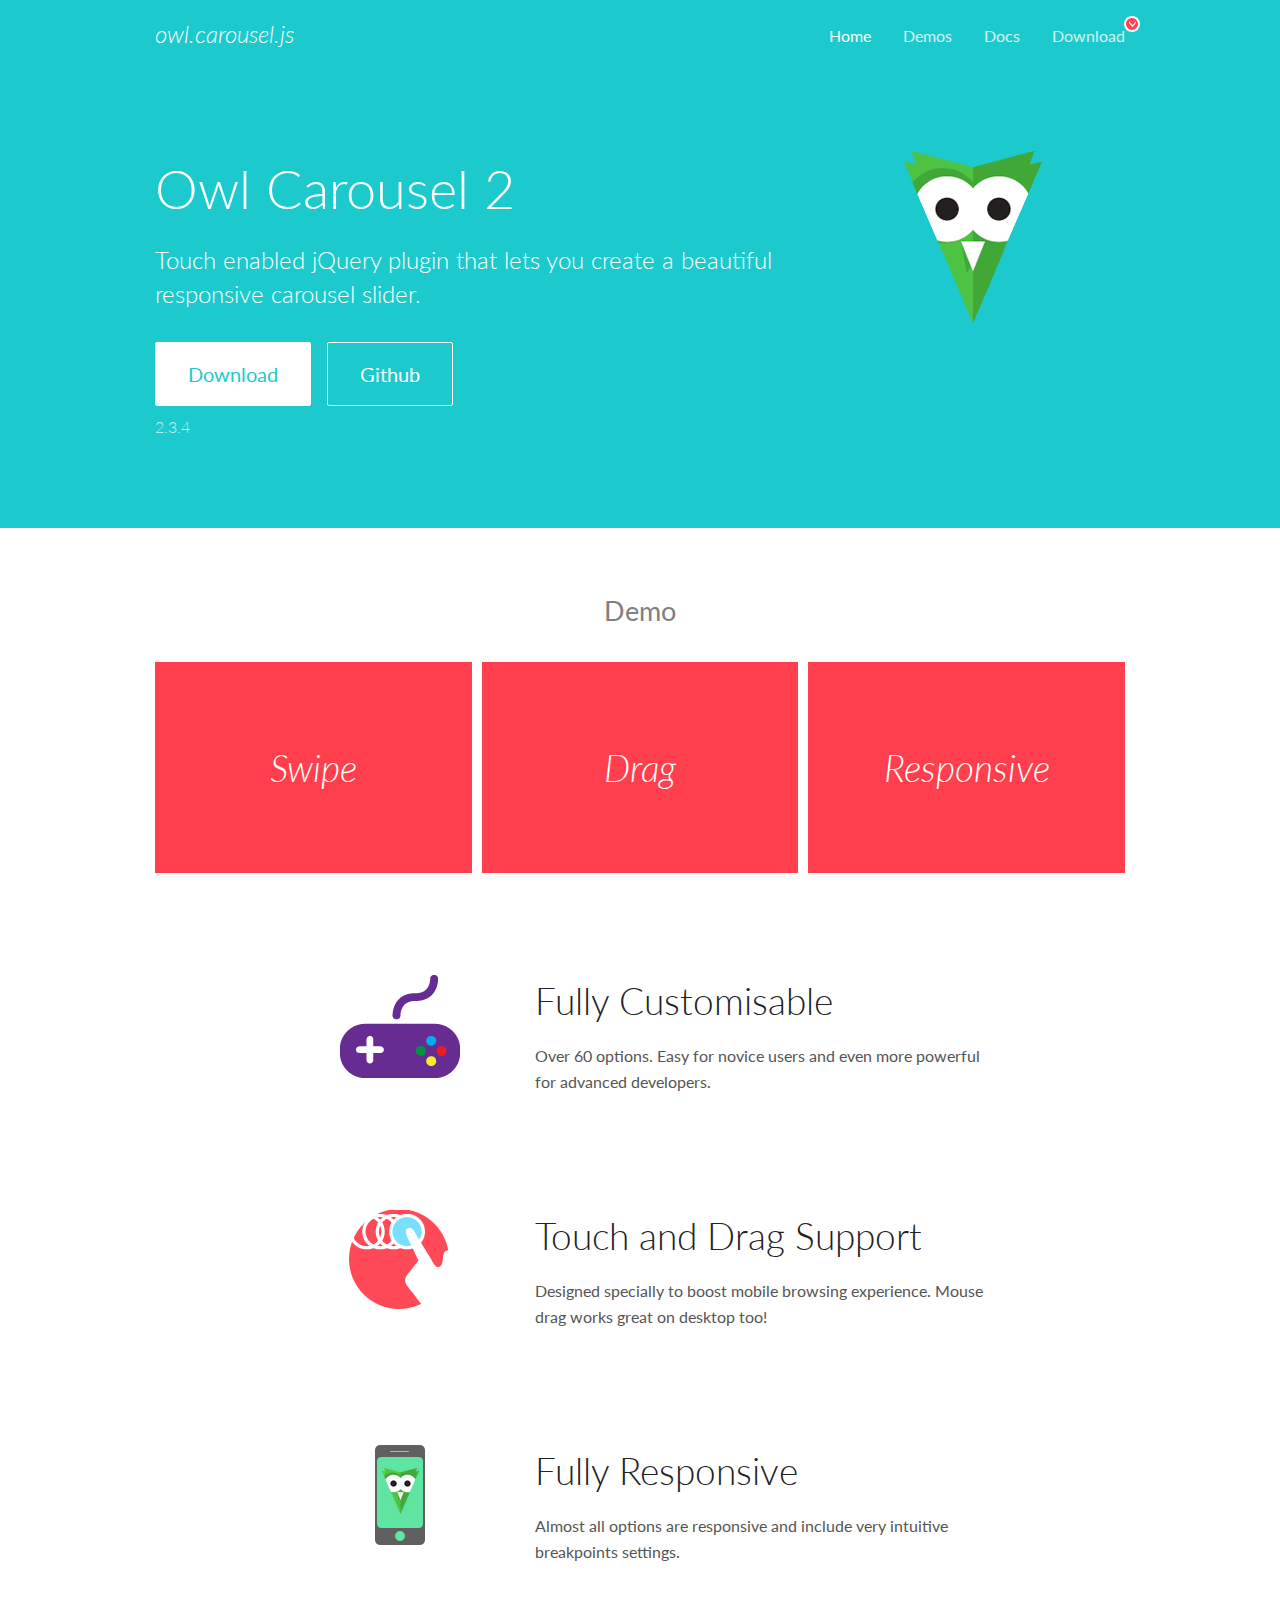
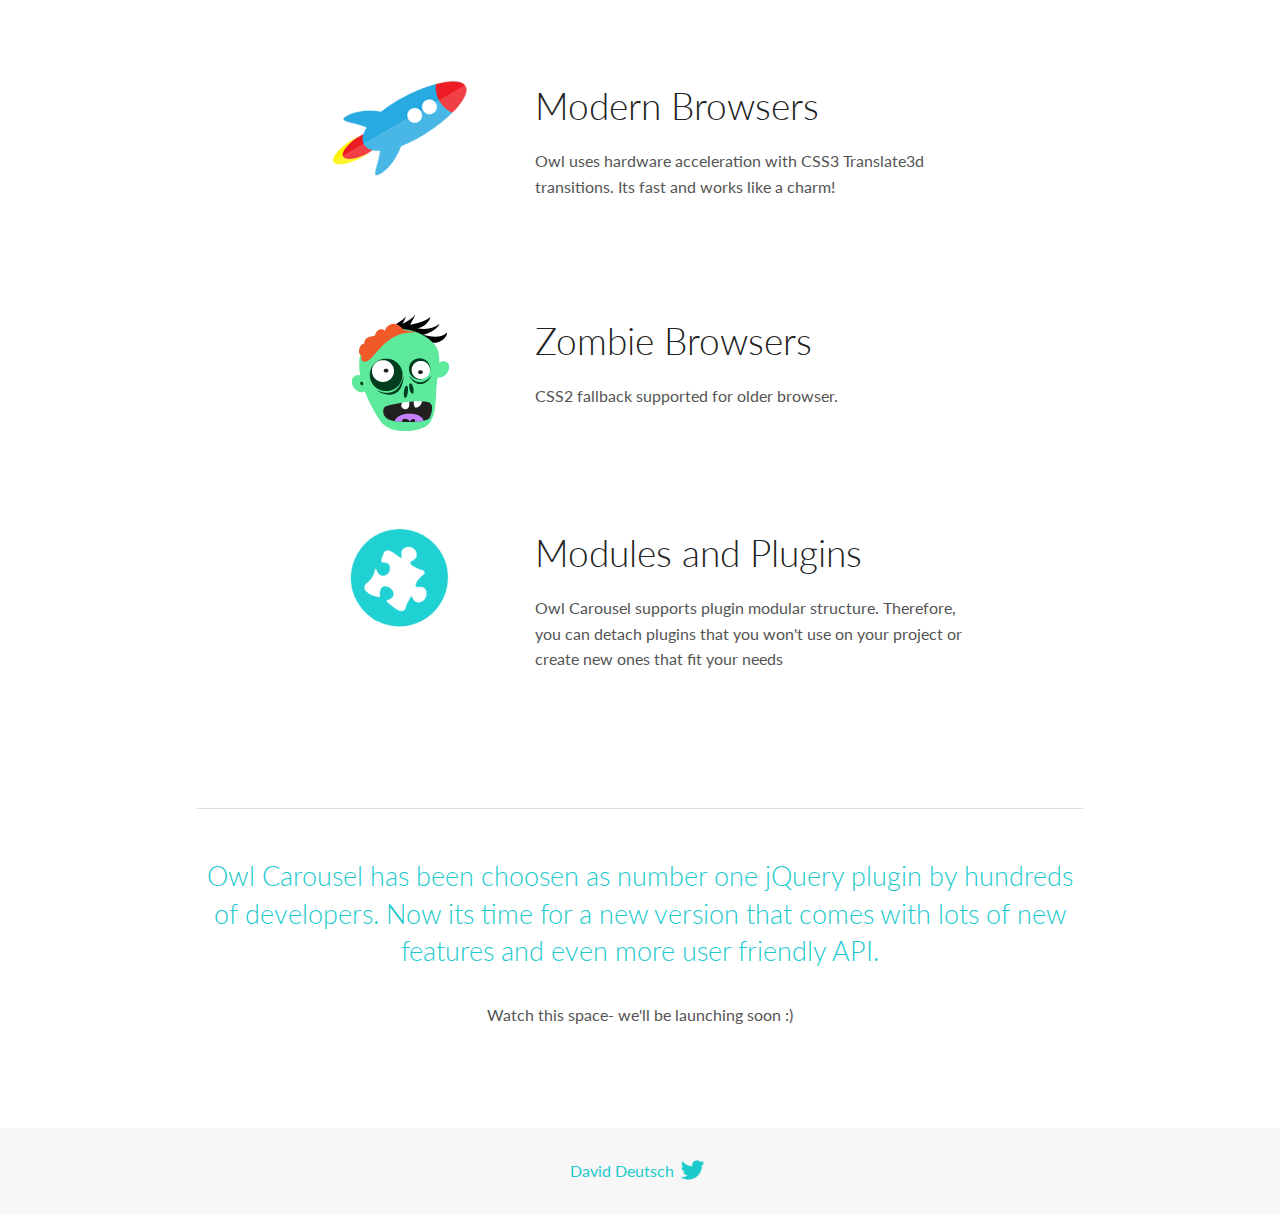
<file: Webbanhang/OwlCarousel2-2.3.4/docs/index.html>
<!DOCTYPE html>
<html lang="en">
  <head>

    <!-- head -->
    <meta charset="utf-8">
    <meta name="msapplication-tap-highlight" content="no" />
    <meta name="viewport" content="width=device-width, initial-scale=1.0" />
    <meta name="description" content="Touch enabled jQuery plugin that lets you create beautiful responsive carousel slider.">
    <meta name="author" content="David Deutsch">
    <title>
      Home | Owl Carousel | 2.3.4
    </title>

    <!-- Stylesheets -->
    <link href='https://fonts.googleapis.com/css?family=Lato:300,400,700,400italic,300italic' rel='stylesheet' type='text/css'>
    <link rel="stylesheet" href="assets/css/docs.theme.min.css">

    <!-- Owl Stylesheets -->
    <link rel="stylesheet" href="assets/owlcarousel/assets/owl.carousel.min.css">
    <link rel="stylesheet" href="assets/owlcarousel/assets/owl.theme.default.min.css">

    <!-- HTML5 shim and Respond.js IE8 support of HTML5 elements and media queries -->

    <!--[if lt IE 9]>
      <script src="https://oss.maxcdn.com/libs/html5shiv/3.7.0/html5shiv.js"></script>
      <script src="https://oss.maxcdn.com/libs/respond.js/1.3.0/respond.min.js"></script>
    <![endif]-->

    <!-- Favicons -->
    <link rel="apple-touch-icon-precomposed" sizes="144x144" href="assets/ico/apple-touch-icon-144-precomposed.png">
    <link rel="shortcut icon" href="assets/ico/favicon.png">
    <link rel="shortcut icon" href="favicon.ico">

    <!-- Yeah i know js should not be in header. Its required for demos.-->

    <!-- javascript -->
    <script src="assets/vendors/jquery.min.js"></script>
    <script src="assets/owlcarousel/owl.carousel.js"></script>
  </head>
  <body>

    <!-- header -->
    <header class="header">
      <div class="row">
        <div class="large-12 columns">
          <div class="brand left">
            <h3>
              <a href="/OwlCarousel2/">owl.carousel.js</a> 
            </h3>
          </div>
          <a id="toggle-nav" class="right">
            <span></span> <span></span> <span></span> 
          </a> 
          <div class="nav-bar">
            <ul class="clearfix">
              <li class="active">
                <a href="/OwlCarousel2/index.html">Home</a> 
              </li>
              <li> <a href="/OwlCarousel2/demos/demos.html">Demos</a>  </li>
              <li> <a href="/OwlCarousel2/docs/started-welcome.html">Docs</a>  </li>
              <li>
                <a href="https://github.com/OwlCarousel2/OwlCarousel2/archive/2.3.4.zip">Download</a> 
                <span class="download"></span> 
              </li>
            </ul>
          </div>
        </div>
      </div>
    </header>

    <!-- home panel -->
    <section id="hero">
      <div class="row">
        <div class="large-8 medium-8 columns">
          <h1>Owl Carousel 2</h1>
          <h4>Touch enabled jQuery plugin that lets you create a beautiful responsive carousel slider.</h4>
          <a href="https://github.com/OwlCarousel2/OwlCarousel2/archive/2.3.4.zip" class="hero-button">Download</a> 
          <a href="https://github.com/OwlCarousel2/OwlCarousel2" class="hero-button outline">Github</a> 
          <p>2.3.4</p>
        </div>
        <div class="large-4 medium-4 columns">
          <img class="owl-logo" src="assets/img/owl-logo.png" alt="mr. Owl">
        </div>
      </div>
    </section>

    <!-- body -->
    <div class="home-demo">
      <div class="row">
        <div class="large-12 columns">
          <h3>Demo</h3>
          <div class="owl-carousel">
            <div class="item">
              <h2>Swipe</h2>
            </div>
            <div class="item">
              <h2>Drag</h2>
            </div>
            <div class="item">
              <h2>Responsive</h2>
            </div>
            <div class="item">
              <h2>CSS3</h2>
            </div>
            <div class="item">
              <h2>Fast</h2>
            </div>
            <div class="item">
              <h2>Easy</h2>
            </div>
            <div class="item">
              <h2>Free</h2>
            </div>
            <div class="item">
              <h2>Upgradable</h2>
            </div>
            <div class="item">
              <h2>Tons of options</h2>
            </div>
            <div class="item">
              <h2>Infinity</h2>
            </div>
            <div class="item">
              <h2>Auto Width</h2>
            </div>
          </div>
        </div>
      </div>
    </div>
    <script>
      var owl = $('.owl-carousel');
      owl.owlCarousel({
        margin: 10,
        loop: true,
        responsive: {
          0: {
            items: 1
          },
          600: {
            items: 2
          },
          1000: {
            items: 3
          }
        }
      })
    </script>

    <!-- features -->
    <div id="features">
      <div class="row">
        <div class="small-12 medium-9 small-centered columns">
          <section class="row feature">
            <div class="medium-4 small-12 columns">
              <img src="assets/img/feature-options.png" alt="">
            </div>
            <div class="medium-8 small-12 columns">
              <h2>Fully Customisable</h2>
              <p>Over 60 options. Easy for novice users and even more powerful for advanced developers.</p>
            </div>
          </section>
          <section class="row feature">
            <div class="medium-4 small-12 columns">
              <img src="assets/img/feature-drag.png" alt="">
            </div>
            <div class="medium-8 small-12 columns">
              <h2>Touch and Drag Support</h2>
              <p>Designed specially to boost mobile browsing experience. Mouse drag works great on desktop too!</p>
            </div>
          </section>
          <section class="row feature">
            <div class="medium-4 small-12 columns">
              <img src="assets/img/feature-responsive.png" alt="">
            </div>
            <div class="medium-8 small-12 columns">
              <h2>Fully Responsive</h2>
              <p>Almost all options are responsive and include very intuitive breakpoints settings.</p>
            </div>
          </section>
          <section class="row feature">
            <div class="medium-4 small-12 columns">
              <img src="assets/img/feature-modern.png" alt="">
            </div>
            <div class="medium-8 small-12 columns">
              <h2>Modern Browsers</h2>
              <p>Owl uses hardware acceleration with CSS3 Translate3d transitions. Its fast and works like a charm! </p>
            </div>
          </section>
          <section class="row feature">
            <div class="medium-4 small-12 columns">
              <img src="assets/img/feature-zombie.png" alt="">
            </div>
            <div class="medium-8 small-12 columns">
              <h2>Zombie Browsers</h2>
              <p>CSS2 fallback supported for older browser.</p>
            </div>
          </section>
          <section class="row feature">
            <div class="medium-4 small-12 columns">
              <img src="assets/img/feature-module.png" alt="">
            </div>
            <div class="medium-8 small-12 columns">
              <h2>Modules and Plugins</h2>
              <p>Owl Carousel supports plugin modular structure. Therefore, you can detach plugins that you won&#x27;t use on your project or create new ones that fit your needs</p>
            </div>
          </section>
        </div>
      </div>
    </div>

    <!-- footer -->
    <section id="teaser-text">
      <div class="row">
        <div class="small-12 medium-11 small-centered columns">
          <hr>
          <h3 id="owl-carousel-has-been-choosen-as-number-one-jquery-plugin-by-hundreds-of-developers-now-its-time-for-a-new-version-that-comes-with-lots-of-new-features-and-even-more-user-friendly-api-">Owl Carousel has been choosen as number one jQuery plugin by hundreds of developers. Now its time for a new version that comes with lots of new features and even more user friendly API.</h3>
          <p>Watch this space- we&#39;ll be launching soon :)</p>
        </div>
      </div>
    </section>

    <!-- footer -->
    <footer class="footer">
      <div class="row">
        <div class="large-12 columns">
          <h5>
            <a href="/OwlCarousel2/docs/support-contact.html">David Deutsch</a> 
            <a id="custom-tweet-button" href="https://twitter.com/share?url=https://github.com/OwlCarousel2/OwlCarousel2&text=Owl Carousel - This is so awesome! " target="_blank"></a> 
          </h5>
        </div>
      </div>
    </footer>

    <!-- vendors -->
    <script src="assets/vendors/highlight.js"></script>
    <script src="assets/js/app.js"></script>
  </body>
</html>
</file>
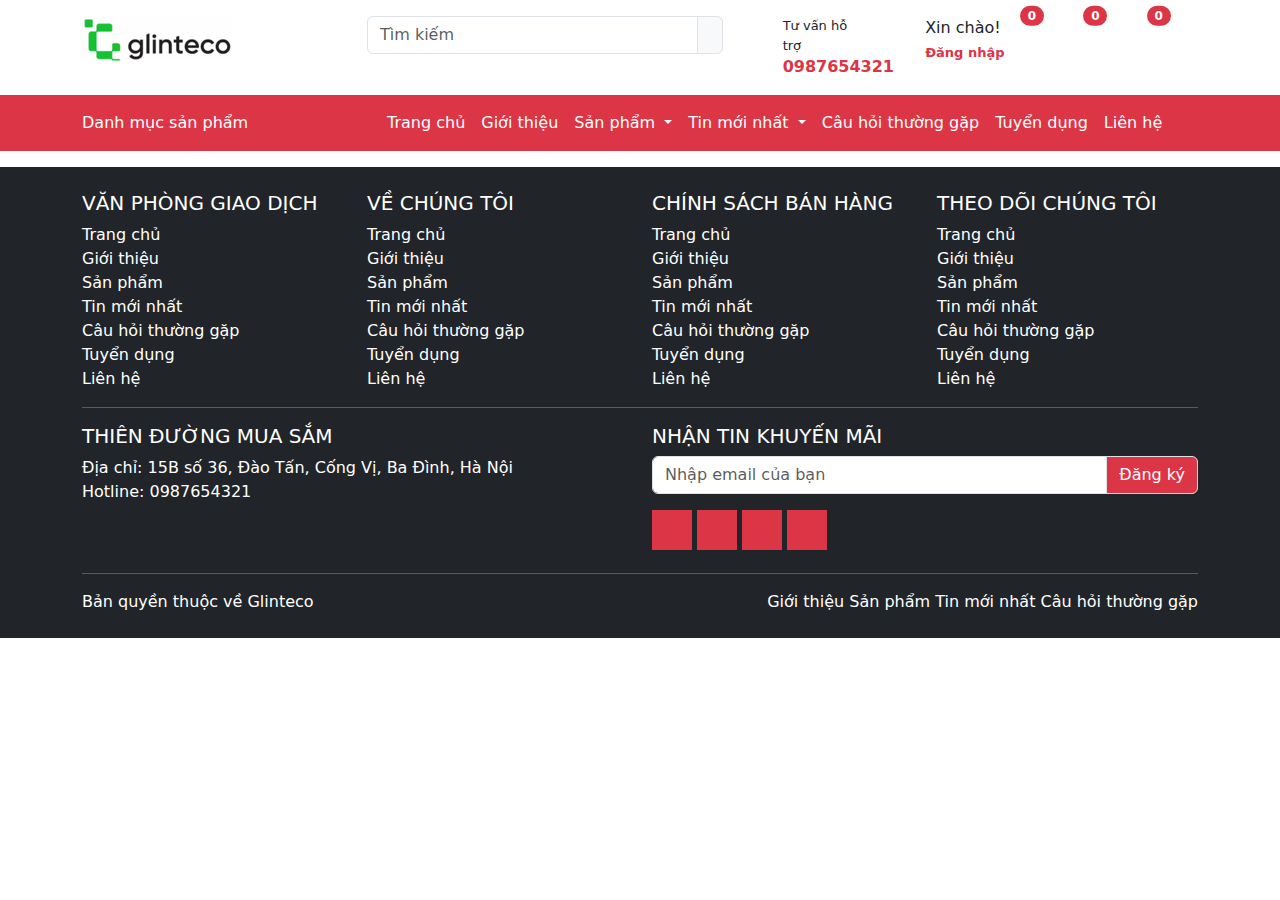
<file: Webbanhang/temp.html>
<!DOCTYPE html>
<html lang="en">
<head>
	<meta charset="UTF-8">
	<meta name="viewport" content="width=device-width, initial-scale=1.0">
	<title>ThanhTung Shop</title>
	<link rel="stylesheet" href="./assets/css/styles.css">
    <link rel="stylesheet" href="./bootstrap/css/bootstrap.css">
	<link rel="stylesheet" href="./bootstrap/css/bootstrap.min.css">
	<link rel="stylesheet" href="https://cdnjs.cloudflare.com/ajax/libs/font-awesome/6.4.0/css/all.min.css" integrity="sha512-iecdLmaskl7CVkqkXNQ/ZH/XLlvWZOJyj7Yy7tcenmpD1ypASozpmT/E0iPtmFIB46ZmdtAc9eNBvH0H/ZpiBw==" crossorigin="anonymous" referrerpolicy="no-referrer" /></head>
</head>
<body>
	<section class="myheader">
		<div class="container py-3">
			<div class="row">
				<div class="col-md-3">
					<img src="./assets/img/logo.png" alt="Logo" class="img-fluid">
				</div>
				<div class="col-md-4">
					<div class="input-group mb-3">
						<input type="text" class="form-control" placeholder="Tìm kiếm" aria-label="Tìm kiếm" aria-describedby="basic-addon2">
						<span class="input-group-text" id="basic-addon2">
							<i class="fa-solid fa-magnifying-glass"></i>
						</span>
					  </div>
				</div>
				<div class="col-md-3">
				  <div class="row">
					<div class="col">
						<div class="row">
							<div class="col-3">
								<div class="fs-4 text-danger">
									<i class="fa-solid fa-phone-volume"></i>
								</div>
							</div>
							<div class="col-9">
								<div style="font-size: 13px;">Tư vấn hỗ trợ</div>
								<strong class="text-danger">0987654321</strong>
							</div>
						</div>
					</div>
					<div class="col">
						<div class="row">
							<div class="col-3">
								<div class="fs-3 text-danger">
									<i class="fa-regular fa-circle-user"></i>
								</div>
							</div>
							<div class="col-9">
								Xin chào!<br>
								<strong class="text-danger" style="font-size: 13px;">Đăng nhập</strong>
							</div>
						</div>
					</div>
				  </div>
				</div>
				<div class="col-md-2">
					<div class="row">
						<div class="col">
							<a href="#" class="position-relative">
								<span class="fs-3 text-black">
									<i class="fa-regular fa-heart"></i>
								</span>
								<span class="position-absolute top-0 start-100 translate-middle badge rounded-pill bg-danger">
								  0
								</span>
							</a>
						</div>
						<div class="col">
							<a href="#" class="position-relative">
								<span class="fs-3 text-black">
									<i class="fa-solid fa-bag-shopping"></i>
								</span>
								<span class="position-absolute top-0 start-100 translate-middle badge rounded-pill bg-danger">
								  0
								</span>
							</a>
						</div>
						<div class="col">
							<a href="#" class="position-relative">
								<span class="fs-3 text-black">
									<i class="fa-solid fa-code-compare"></i>
								</span>
								<span class="position-absolute top-0 start-100 translate-middle badge rounded-pill bg-danger">
								  0
								</span>
							</a>
						</div>
					</div>
				</div>
			</div>
		</div>
	</section>
	<!-- end myheader -->
	<section class="mymainmenu bg-danger">
		<div class="container">
			<div class="row">
				<div class="col-3 text-white py-3">
					Danh mục sản phẩm
				</div>
				<div class="col-9">
					<nav class="navbar navbar-expand-lg bg-danger">
						<div class="container-fluid">
						  <a class="navbar-brand d-none" href="#">Navbar</a>
						  <button class="navbar-toggler" type="button" data-bs-toggle="collapse" data-bs-target="#navbarSupportedContent" aria-controls="navbarSupportedContent" aria-expanded="false" aria-label="Toggle navigation">
							<span class="navbar-toggler-icon"></span>
						  </button>
						  <div class="collapse navbar-collapse" id="navbarSupportedContent">
							<ul class="navbar-nav me-auto mb-2 mb-lg-0">
							  <li class="nav-item">
								<a class="nav-link text-white active" aria-current="page" href="#">
									Trang chủ
								</a>
							  </li>
							  <li class="nav-item">
								<a class="nav-link text-white" href="#">Giới thiệu</a>
							  </li>
							  <li class="nav-item dropdown">
								<a class="nav-link text-white dropdown-toggle" href="#" role="button" data-bs-toggle="dropdown" aria-expanded="false">
								  Sản phẩm
								</a>
								<ul class="dropdown-menu">
								  <li><a class="dropdown-item" href="#">Action</a></li>
								  <li><a class="dropdown-item" href="#">Another action</a></li>
								  <li><hr class="dropdown-divider"></li>
								  <li><a class="dropdown-item" href="#">Something else here</a></li>
								</ul>
							  </li>
							  <li class="nav-item dropdown">
								<a class="nav-link text-white dropdown-toggle" href="#" role="button" data-bs-toggle="dropdown" aria-expanded="false">
								  Tin mới nhất
								</a>
								<ul class="dropdown-menu">
								  <li><a class="dropdown-item" href="#">Action</a></li>
								  <li><a class="dropdown-item" href="#">Another action</a></li>
								  <li><hr class="dropdown-divider"></li>
								  <li><a class="dropdown-item" href="#">Something else here</a></li>
								</ul>
							  </li>
							  <li class="nav-item">
								<a class="nav-link text-white">Câu hỏi thường gặp</a>
							  </li>
							  <li class="nav-item">
								<a class="nav-link text-white">Tuyển dụng</a>
							  </li>
							  <li class="nav-item">
								<a class="nav-link text-white">Liên hệ</a>
							  </li>
							</ul>
						  </div>
						</div>
					  </nav>
				</div>
			</div>
		</div>
	</section>
	<section class="mymaincontent my-3"></section>
	<section class="myfooter bg-dark text-white py-4">
		<div class="container">
			<div class="row">
				<div class="col-md-3">
					<h5>VĂN PHÒNG GIAO DỊCH</h5>
					<ul class="list-menu">
						<li class="li_menu"><a href="#">Trang chủ</a></li>
						<li class="li_menu"><a href="#">Giới thiệu</a></li>
						<li class="li_menu"><a href="#">Sản phẩm</a></li>
						<li class="li_menu"><a href="#">Tin mới nhất</a></li>
						<li class="li_menu"><a href="#">Câu hỏi thường gặp</a></li>
						<li class="li_menu"><a href="#">Tuyển dụng</a></li>
						<li class="li_menu"><a href="#">Liên hệ</a></li>
					</ul>
				</div>
				<div class="col-md-3">
					<h5>VỀ CHÚNG TÔI</h5>
					<ul class="list-menu">
						<li class="li_menu"><a href="#">Trang chủ</a></li>
						<li class="li_menu"><a href="#">Giới thiệu</a></li>
						<li class="li_menu"><a href="#">Sản phẩm</a></li>
						<li class="li_menu"><a href="#">Tin mới nhất</a></li>
						<li class="li_menu"><a href="#">Câu hỏi thường gặp</a></li>
						<li class="li_menu"><a href="#">Tuyển dụng</a></li>
						<li class="li_menu"><a href="#">Liên hệ</a></li>
					</ul>
				</div>
				<div class="col-md-3">
					<h5>CHÍNH SÁCH BÁN HÀNG</h5>
					<ul class="list-menu">
						<li class="li_menu"><a href="#">Trang chủ</a></li>
						<li class="li_menu"><a href="#">Giới thiệu</a></li>
						<li class="li_menu"><a href="#">Sản phẩm</a></li>
						<li class="li_menu"><a href="#">Tin mới nhất</a></li>
						<li class="li_menu"><a href="#">Câu hỏi thường gặp</a></li>
						<li class="li_menu"><a href="#">Tuyển dụng</a></li>
						<li class="li_menu"><a href="#">Liên hệ</a></li>
					</ul>
				</div>
				<div class="col-md-3">
					<h5>THEO DÕI CHÚNG TÔI</h5>
					<ul class="list-menu">
						<li class="li_menu"><a href="#">Trang chủ</a></li>
						<li class="li_menu"><a href="#">Giới thiệu</a></li>
						<li class="li_menu"><a href="#">Sản phẩm</a></li>
						<li class="li_menu"><a href="#">Tin mới nhất</a></li>
						<li class="li_menu"><a href="#">Câu hỏi thường gặp</a></li>
						<li class="li_menu"><a href="#">Tuyển dụng</a></li>
						<li class="li_menu"><a href="#">Liên hệ</a></li>
					</ul>
				</div>
			</div>
			<hr>
			<div class="row">
				<div class="col-md-6">
					<h5>THIÊN ĐƯỜNG MUA SẮM</h5>
					<p class="m-0">Địa chỉ: 15B số 36, Đào Tấn, Cống Vị, Ba Đình, Hà Nội</p>  
					<p class="m-0">Hotline: 0987654321</p> 
				</div>
				<div class="col-md-6">
					<h5>NHẬN TIN KHUYẾN MÃI</h5>
					<div class="input-group mb-3">
						<input type="text" class="form-control" placeholder="Nhập email của bạn" aria-label="Nhập email của bạn" aria-describedby="basic-addon2">
						<span class="input-group-text text-white bg-danger" id="basic-addon2">Đăng ký</span>
					</div>
					<div>
						<span class="box50 border border-danger bg-danger mr-3">
							<i class="fa-brands fa-square-facebook"></i>
						</span>
						<span class="box50 border border-danger bg-danger mr-3">
							<i class="fa-brands fa-youtube"></i>
						</span>
						<span class="box50 border border-danger bg-danger mr-3">
							<i class="fa-brands fa-square-twitter"></i>
						</span>
						<span class="box50 border border-danger bg-danger">
							<i class="fa-brands fa-google"></i>
						</span>
					</div>
				</div>
			</div>
			<hr>
			<div class="row">
				<div class="col-md-6">
					Bản quyền thuộc về Glinteco
				</div>
				<div class="col-md-6 text-end">
					Giới thiệu 
					Sản phẩm
					Tin mới nhất
					Câu hỏi thường gặp
				</div>
			</div>
		</div>
	</section>

	<script src="./bootstrap/js/bootstrap.bundle.min.js"></script>
</body>
</html>
</file>
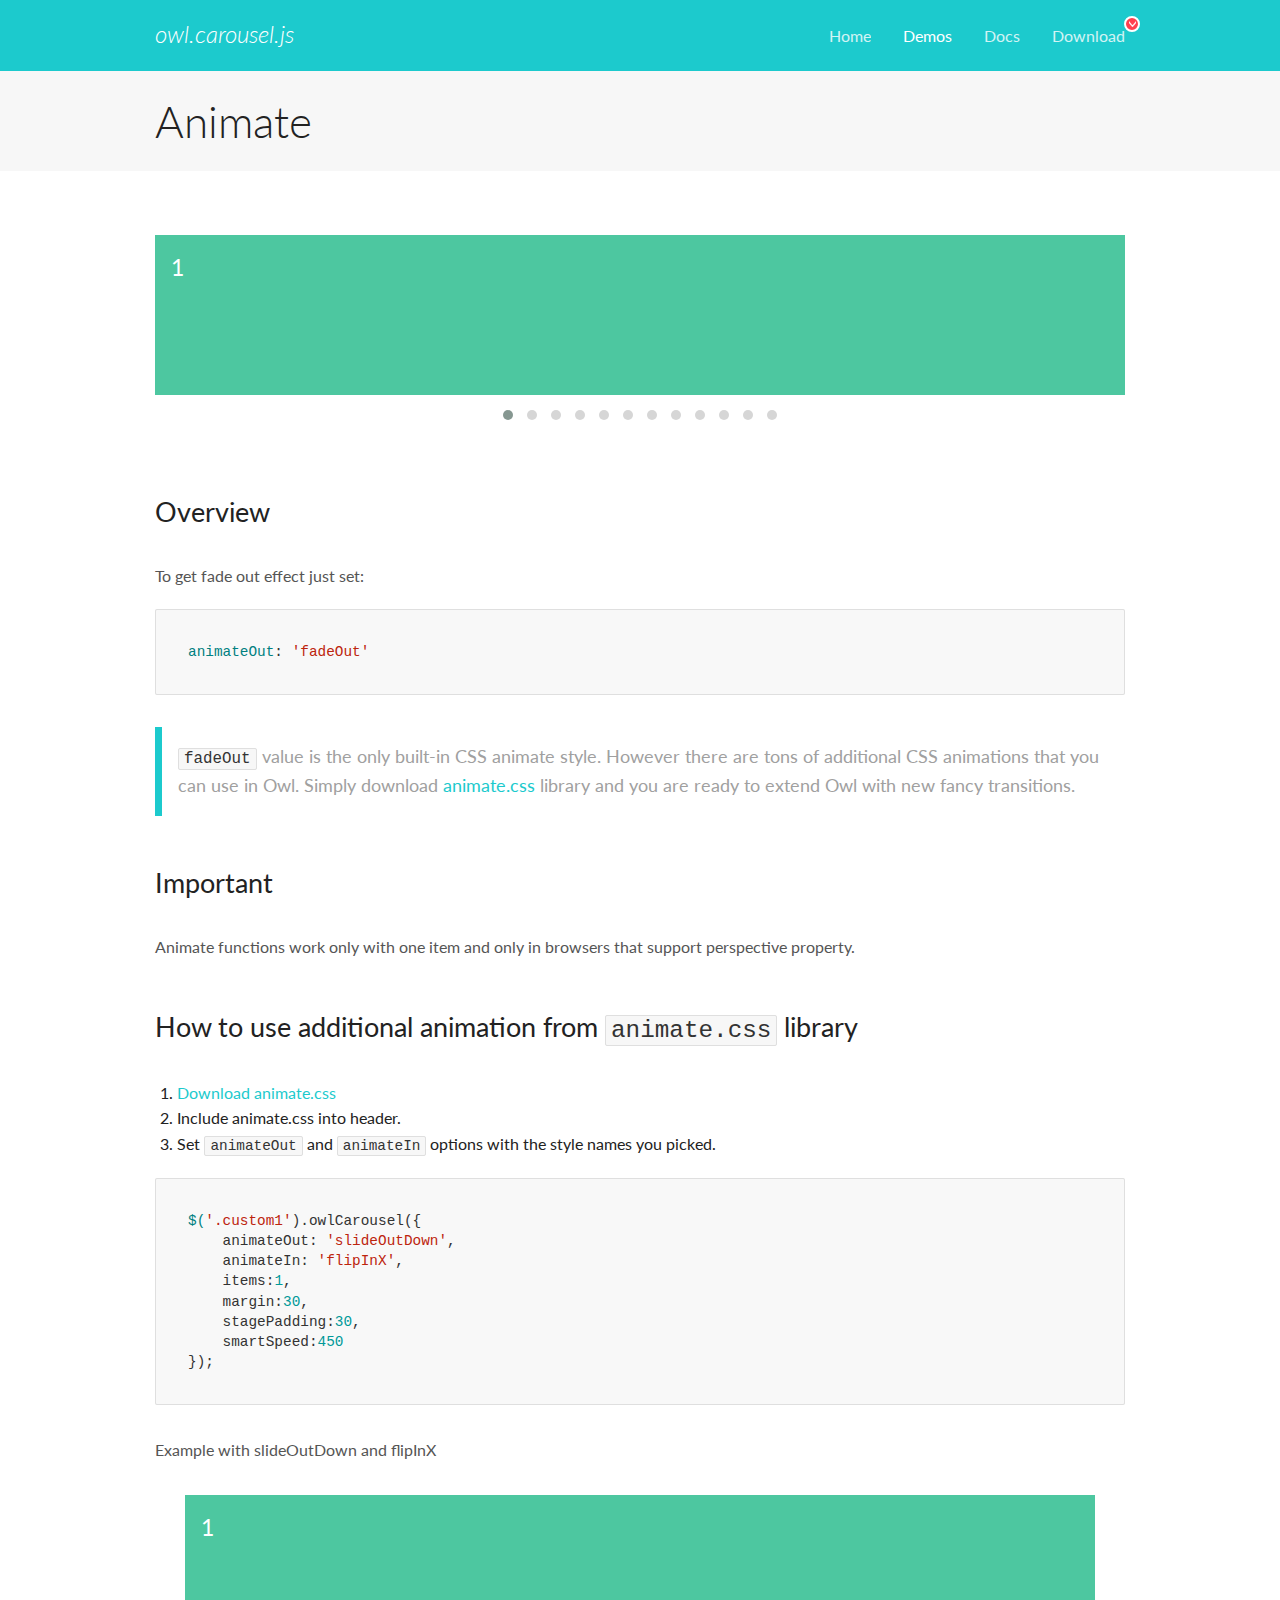
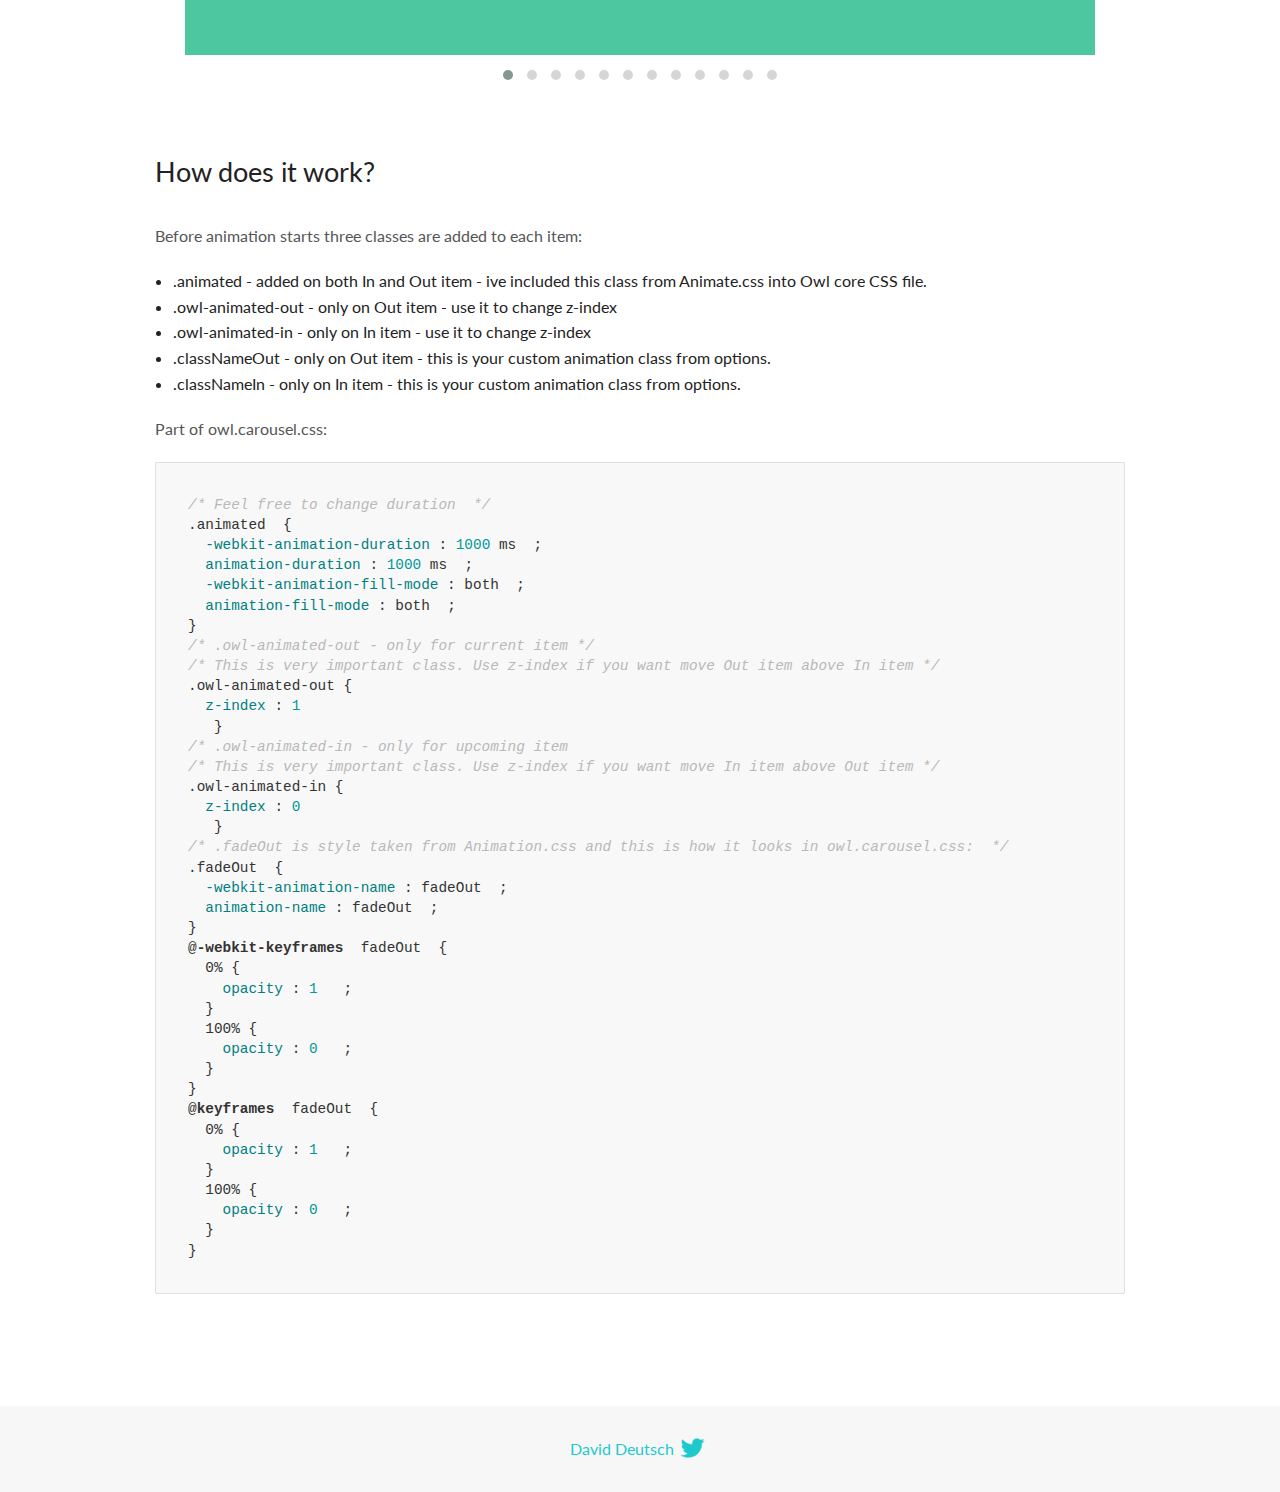
<file: Webbanhang/OwlCarousel2-2.3.4/docs/demos/animate.html>
<!DOCTYPE html>
<html lang="en">
  <head>

    <!-- head -->
    <meta charset="utf-8">
    <meta name="msapplication-tap-highlight" content="no" />
    <meta name="viewport" content="width=device-width, initial-scale=1.0" />
    <meta name="description" content="Animate carousel">
    <meta name="author" content="David Deutsch">
    <title>
      Animate Demo | Owl Carousel | 2.3.4
    </title>

    <!-- Stylesheets -->
    <link href='https://fonts.googleapis.com/css?family=Lato:300,400,700,400italic,300italic' rel='stylesheet' type='text/css'>
    <link rel="stylesheet" href="../assets/css/docs.theme.min.css">

    <!-- Owl Stylesheets -->
    <link rel="stylesheet" href="../assets/owlcarousel/assets/owl.carousel.min.css">
    <link rel="stylesheet" href="../assets/owlcarousel/assets/owl.theme.default.min.css">

    <!-- HTML5 shim and Respond.js IE8 support of HTML5 elements and media queries -->

    <!--[if lt IE 9]>
      <script src="https://oss.maxcdn.com/libs/html5shiv/3.7.0/html5shiv.js"></script>
      <script src="https://oss.maxcdn.com/libs/respond.js/1.3.0/respond.min.js"></script>
    <![endif]-->

    <!-- Favicons -->
    <link rel="apple-touch-icon-precomposed" sizes="144x144" href="../assets/ico/apple-touch-icon-144-precomposed.png">
    <link rel="shortcut icon" href="../assets/ico/favicon.png">
    <link rel="shortcut icon" href="favicon.ico">

    <!-- Yeah i know js should not be in header. Its required for demos.-->

    <!-- javascript -->
    <script src="../assets/vendors/jquery.min.js"></script>
    <script src="../assets/owlcarousel/owl.carousel.js"></script>
  </head>
  <body>

    <!-- header -->
    <header class="header">
      <div class="row">
        <div class="large-12 columns">
          <div class="brand left">
            <h3>
              <a href="/OwlCarousel2/">owl.carousel.js</a> 
            </h3>
          </div>
          <a id="toggle-nav" class="right">
            <span></span> <span></span> <span></span> 
          </a> 
          <div class="nav-bar">
            <ul class="clearfix">
              <li> <a href="/OwlCarousel2/index.html">Home</a>  </li>
              <li class="active">
                <a href="/OwlCarousel2/demos/demos.html">Demos</a> 
              </li>
              <li> <a href="/OwlCarousel2/docs/started-welcome.html">Docs</a>  </li>
              <li>
                <a href="https://github.com/OwlCarousel2/OwlCarousel2/archive/2.3.4.zip">Download</a> 
                <span class="download"></span> 
              </li>
            </ul>
          </div>
        </div>
      </div>
    </header>

    <!-- title -->
    <section class="title">
      <div class="row">
        <div class="large-12 columns">
          <h1>Animate</h1>
        </div>
      </div>
    </section>

    <!--  Demos -->
    <section id="demos">
      <div class="row">
        <div class="large-12 columns">
          <div class="fadeOut owl-carousel owl-theme">
            <div class="item">
              <h4>1</h4>
            </div>
            <div class="item">
              <h4>2</h4>
            </div>
            <div class="item">
              <h4>3</h4>
            </div>
            <div class="item">
              <h4>4</h4>
            </div>
            <div class="item">
              <h4>5</h4>
            </div>
            <div class="item">
              <h4>6</h4>
            </div>
            <div class="item">
              <h4>7</h4>
            </div>
            <div class="item">
              <h4>8</h4>
            </div>
            <div class="item">
              <h4>9</h4>
            </div>
            <div class="item">
              <h4>10</h4>
            </div>
            <div class="item">
              <h4>11</h4>
            </div>
            <div class="item">
              <h4>12</h4>
            </div>
          </div>
          <h3 id="overview">Overview</h3>
          <p>To get fade out effect just set:</p>
          <pre><code>animateOut: &#39;fadeOut&#39;</code></pre>
          <blockquote>
            <p><code>fadeOut</code> value is the only built-in CSS animate style. However there are tons of additional CSS animations that you can use in Owl. Simply download
              <a href="https://daneden.github.io/animate.css/">animate.css</a>  library and you are ready to extend Owl with new fancy transitions.</p>
          </blockquote>
          <h3 id="important">Important</h3>
          <p>Animate functions work only with one item and only in browsers that support perspective property.</p>
          <h3 id="how-to-use-additional-animation-from-animate-css-library">How to use additional animation from <code>animate.css</code> library</h3>
          <ol>
            <li> <a href="https://daneden.github.io/animate.css/">Download animate.css</a>  </li>
            <li>Include animate.css into header.</li>
            <li>Set <code>animateOut</code> and <code>animateIn</code> options with the style names you picked.</li>
          </ol>
          <pre><code>$(&#39;.custom1&#39;).owlCarousel({
    animateOut: &#39;slideOutDown&#39;,
    animateIn: &#39;flipInX&#39;,
    items:1,
    margin:30,
    stagePadding:30,
    smartSpeed:450
});</code></pre>
          <p>Example with slideOutDown and flipInX</p>
          <div class="custom1 owl-carousel owl-theme">
            <div class="item">
              <h4>1</h4>
            </div>
            <div class="item">
              <h4>2</h4>
            </div>
            <div class="item">
              <h4>3</h4>
            </div>
            <div class="item">
              <h4>4</h4>
            </div>
            <div class="item">
              <h4>5</h4>
            </div>
            <div class="item">
              <h4>6</h4>
            </div>
            <div class="item">
              <h4>7</h4>
            </div>
            <div class="item">
              <h4>8</h4>
            </div>
            <div class="item">
              <h4>9</h4>
            </div>
            <div class="item">
              <h4>10</h4>
            </div>
            <div class="item">
              <h4>11</h4>
            </div>
            <div class="item">
              <h4>12</h4>
            </div>
          </div>
          <h3 id="how-does-it-work-">How does it work?</h3>
          <p>Before animation starts three classes are added to each item:</p>
          <ul>
            <li>.animated - added on both In and Out item - ive included this class from Animate.css into Owl core CSS file.</li>
            <li>.owl-animated-out - only on Out item - use it to change z-index</li>
            <li>.owl-animated-in - only on In item - use it to change z-index</li>
            <li>.classNameOut - only on Out item - this is your custom animation class from options.</li>
            <li>.classNameIn - only on In item - this is your custom animation class from options.</li>
          </ul>
          <p>Part of owl.carousel.css:</p>
          <pre><code class="language-css"><span class="comment">/* Feel free to change duration  */</span> 
<span class="class">.animated</span>  <span class="rules">{
  <span class="rule"><span class="attribute">-webkit-animation-duration</span> :<span class="value"> <span class="number">1000</span> ms</span> </span> ;
  <span class="rule"><span class="attribute">animation-duration</span> :<span class="value"> <span class="number">1000</span> ms</span> </span> ;
  <span class="rule"><span class="attribute">-webkit-animation-fill-mode</span> :<span class="value"> both</span> </span> ;
  <span class="rule"><span class="attribute">animation-fill-mode</span> :<span class="value"> both</span> </span> ;
<span class="rule">}</span> </span> 
<span class="comment">/* .owl-animated-out - only for current item */</span> 
<span class="comment">/* This is very important class. Use z-index if you want move Out item above In item */</span> 
<span class="class">.owl-animated-out</span> <span class="rules">{
  <span class="rule"><span class="attribute">z-index</span> :<span class="value"> <span class="number">1</span> 
</span> </span> </span> }
<span class="comment">/* .owl-animated-in - only for upcoming item
/* This is very important class. Use z-index if you want move In item above Out item */</span> 
<span class="class">.owl-animated-in</span> <span class="rules">{
  <span class="rule"><span class="attribute">z-index</span> :<span class="value"> <span class="number">0</span> 
</span> </span> </span> }
<span class="comment">/* .fadeOut is style taken from Animation.css and this is how it looks in owl.carousel.css:  */</span> 
<span class="class">.fadeOut</span>  <span class="rules">{
  <span class="rule"><span class="attribute">-webkit-animation-name</span> :<span class="value"> fadeOut</span> </span> ;
  <span class="rule"><span class="attribute">animation-name</span> :<span class="value"> fadeOut</span> </span> ;
<span class="rule">}</span> </span> 
<span class="at_rule">@<span class="keyword">-webkit-keyframes</span>  fadeOut </span> {
  0% <span class="rules">{
    <span class="rule"><span class="attribute">opacity</span> :<span class="value"> <span class="number">1</span> </span> </span> ;
  <span class="rule">}</span> </span> 
  100% <span class="rules">{
    <span class="rule"><span class="attribute">opacity</span> :<span class="value"> <span class="number">0</span> </span> </span> ;
  <span class="rule">}</span> </span> 
}
<span class="at_rule">@<span class="keyword">keyframes</span>  fadeOut </span> {
  0% <span class="rules">{
    <span class="rule"><span class="attribute">opacity</span> :<span class="value"> <span class="number">1</span> </span> </span> ;
  <span class="rule">}</span> </span> 
  100% <span class="rules">{
    <span class="rule"><span class="attribute">opacity</span> :<span class="value"> <span class="number">0</span> </span> </span> ;
  <span class="rule">}</span> </span> 
}</code></pre>
          <link rel="stylesheet" href="../assets/css/animate.css">
          <script>
            jQuery(document).ready(function($) {
              $('.fadeOut').owlCarousel({
                items: 1,
                animateOut: 'fadeOut',
                loop: true,
                margin: 10,
              });
              $('.custom1').owlCarousel({
                animateOut: 'slideOutDown',
                animateIn: 'flipInX',
                items: 1,
                margin: 30,
                stagePadding: 30,
                smartSpeed: 450
              });
            });
          </script>
        </div>
      </div>
    </section>

    <!-- footer -->
    <footer class="footer">
      <div class="row">
        <div class="large-12 columns">
          <h5>
            <a href="/OwlCarousel2/docs/support-contact.html">David Deutsch</a> 
            <a id="custom-tweet-button" href="https://twitter.com/share?url=https://github.com/OwlCarousel2/OwlCarousel2&text=Owl Carousel - This is so awesome! " target="_blank"></a> 
          </h5>
        </div>
      </div>
    </footer>

    <!-- vendors -->
    <script src="../assets/vendors/highlight.js"></script>
    <script src="../assets/js/app.js"></script>
  </body>
</html>
</file>
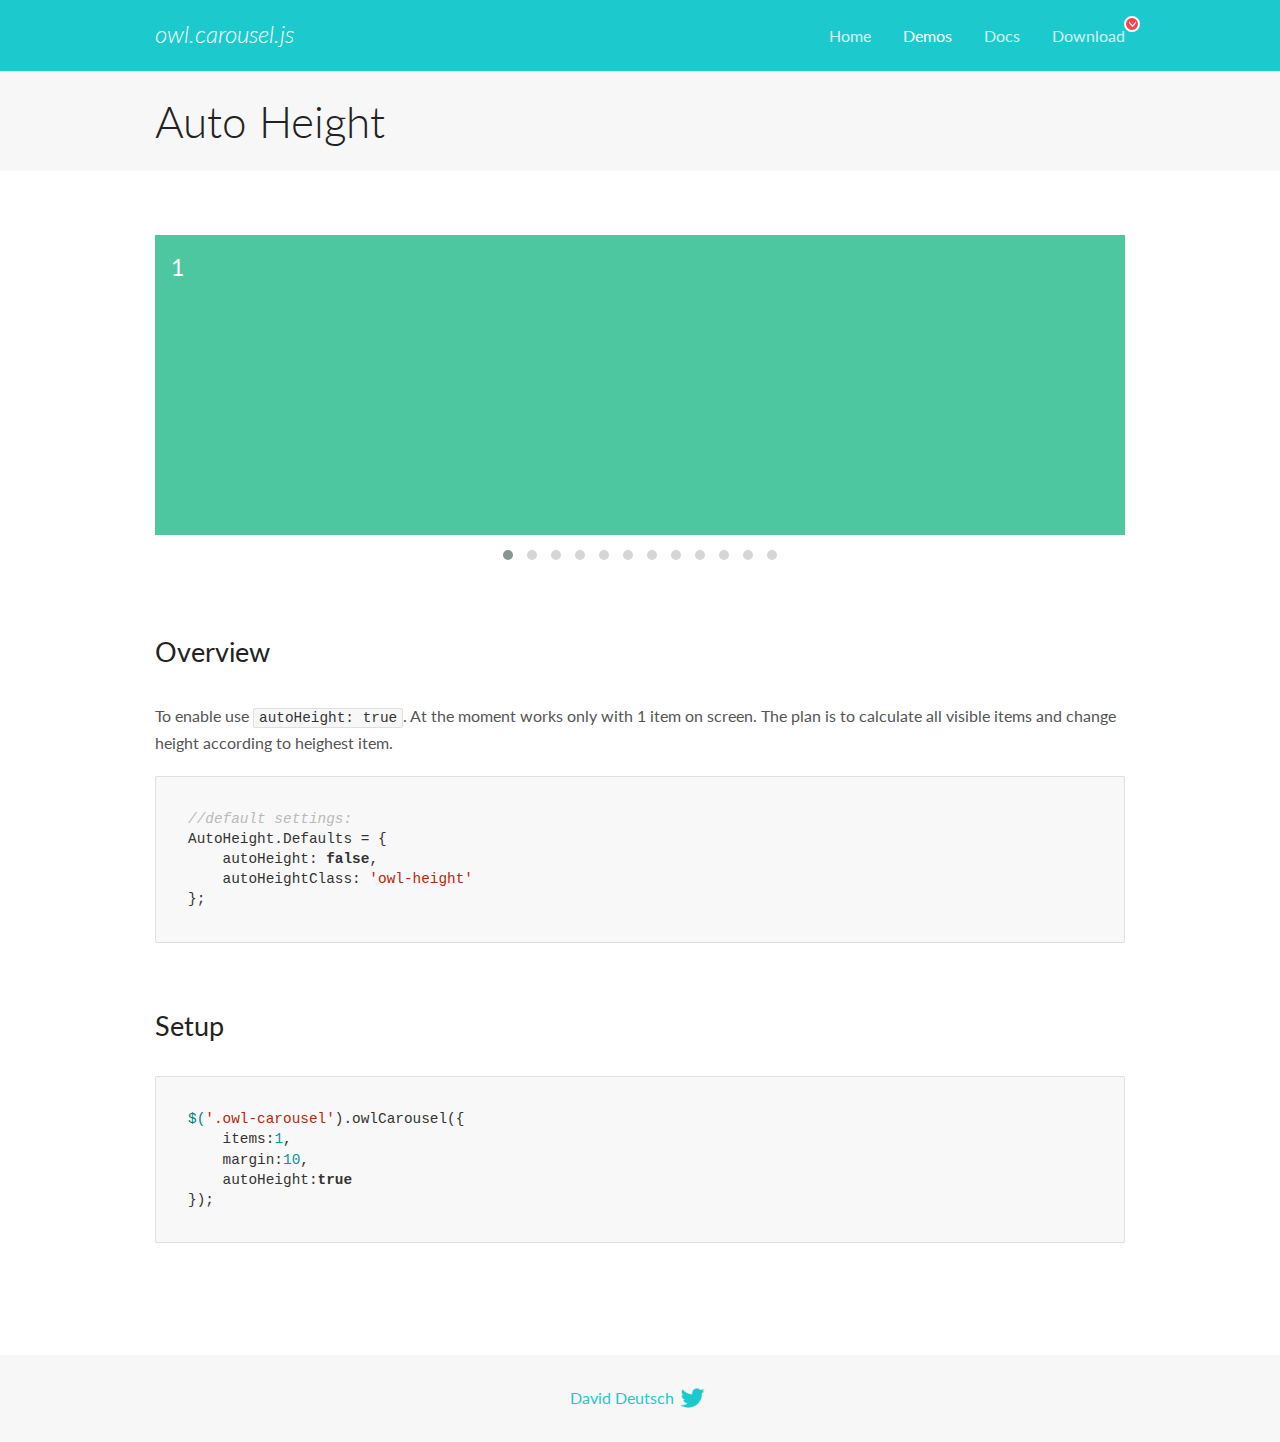
<file: Webbanhang/OwlCarousel2-2.3.4/docs/demos/autoheight.html>
<!DOCTYPE html>
<html lang="en">
  <head>

    <!-- head -->
    <meta charset="utf-8">
    <meta name="msapplication-tap-highlight" content="no" />
    <meta name="viewport" content="width=device-width, initial-scale=1.0" />
    <meta name="description" content="autoHeight usage demo">
    <meta name="author" content="David Deutsch">
    <title>
      Auto Height Demo | Owl Carousel | 2.3.4
    </title>

    <!-- Stylesheets -->
    <link href='https://fonts.googleapis.com/css?family=Lato:300,400,700,400italic,300italic' rel='stylesheet' type='text/css'>
    <link rel="stylesheet" href="../assets/css/docs.theme.min.css">

    <!-- Owl Stylesheets -->
    <link rel="stylesheet" href="../assets/owlcarousel/assets/owl.carousel.min.css">
    <link rel="stylesheet" href="../assets/owlcarousel/assets/owl.theme.default.min.css">

    <!-- HTML5 shim and Respond.js IE8 support of HTML5 elements and media queries -->

    <!--[if lt IE 9]>
      <script src="https://oss.maxcdn.com/libs/html5shiv/3.7.0/html5shiv.js"></script>
      <script src="https://oss.maxcdn.com/libs/respond.js/1.3.0/respond.min.js"></script>
    <![endif]-->

    <!-- Favicons -->
    <link rel="apple-touch-icon-precomposed" sizes="144x144" href="../assets/ico/apple-touch-icon-144-precomposed.png">
    <link rel="shortcut icon" href="../assets/ico/favicon.png">
    <link rel="shortcut icon" href="favicon.ico">

    <!-- Yeah i know js should not be in header. Its required for demos.-->

    <!-- javascript -->
    <script src="../assets/vendors/jquery.min.js"></script>
    <script src="../assets/owlcarousel/owl.carousel.js"></script>
  </head>
  <body>

    <!-- header -->
    <header class="header">
      <div class="row">
        <div class="large-12 columns">
          <div class="brand left">
            <h3>
              <a href="/OwlCarousel2/">owl.carousel.js</a> 
            </h3>
          </div>
          <a id="toggle-nav" class="right">
            <span></span> <span></span> <span></span> 
          </a> 
          <div class="nav-bar">
            <ul class="clearfix">
              <li> <a href="/OwlCarousel2/index.html">Home</a>  </li>
              <li class="active">
                <a href="/OwlCarousel2/demos/demos.html">Demos</a> 
              </li>
              <li> <a href="/OwlCarousel2/docs/started-welcome.html">Docs</a>  </li>
              <li>
                <a href="https://github.com/OwlCarousel2/OwlCarousel2/archive/2.3.4.zip">Download</a> 
                <span class="download"></span> 
              </li>
            </ul>
          </div>
        </div>
      </div>
    </header>

    <!-- title -->
    <section class="title">
      <div class="row">
        <div class="large-12 columns">
          <h1>Auto Height</h1>
        </div>
      </div>
    </section>

    <!--  Demos -->
    <section id="demos">
      <div class="row">
        <div class="large-12 columns">
          <div class="owl-carousel owl-theme">
            <div class="item" style="height:300px">
              <h4>1</h4>
            </div>
            <div class="item" style="height:100px">
              <h4>2</h4>
            </div>
            <div class="item" style="height:500px">
              <h4>3</h4>
            </div>
            <div class="item" style="height:250px">
              <h4>4</h4>
            </div>
            <div class="item" style="height:400px">
              <h4>5</h4>
            </div>
            <div class="item" style="height:500px">
              <h4>6</h4>
            </div>
            <div class="item" style="height:600px">
              <h4>7</h4>
            </div>
            <div class="item" style="height:400px">
              <h4>8</h4>
            </div>
            <div class="item" style="height:300px">
              <h4>9</h4>
            </div>
            <div class="item" style="height:350px">
              <h4>10</h4>
            </div>
            <div class="item" style="height:200px">
              <h4>11</h4>
            </div>
            <div class="item" style="height:150px">
              <h4>12</h4>
            </div>
          </div>
          <h3 id="overview">Overview</h3>
          <p>To enable use <code>autoHeight: true</code>. At the moment works only with 1 item on screen. The plan is to calculate all visible items and change height according to heighest item.</p>
          <pre><code>//default settings:
AutoHeight.Defaults = {
    autoHeight: false,
    autoHeightClass: &#39;owl-height&#39;
};</code></pre>
          <h3 id="setup">Setup</h3>
          <pre><code>$(&#39;.owl-carousel&#39;).owlCarousel({
    items:1,
    margin:10,
    autoHeight:true
});</code></pre>
          <script>
            $(document).ready(function() {
              $('.owl-carousel').owlCarousel({
                items: 1,
                margin: 10,
                autoHeight: true
              });
            })
          </script>
        </div>
      </div>
    </section>

    <!-- footer -->
    <footer class="footer">
      <div class="row">
        <div class="large-12 columns">
          <h5>
            <a href="/OwlCarousel2/docs/support-contact.html">David Deutsch</a> 
            <a id="custom-tweet-button" href="https://twitter.com/share?url=https://github.com/OwlCarousel2/OwlCarousel2&text=Owl Carousel - This is so awesome! " target="_blank"></a> 
          </h5>
        </div>
      </div>
    </footer>

    <!-- vendors -->
    <script src="../assets/vendors/highlight.js"></script>
    <script src="../assets/js/app.js"></script>
  </body>
</html>
</file>
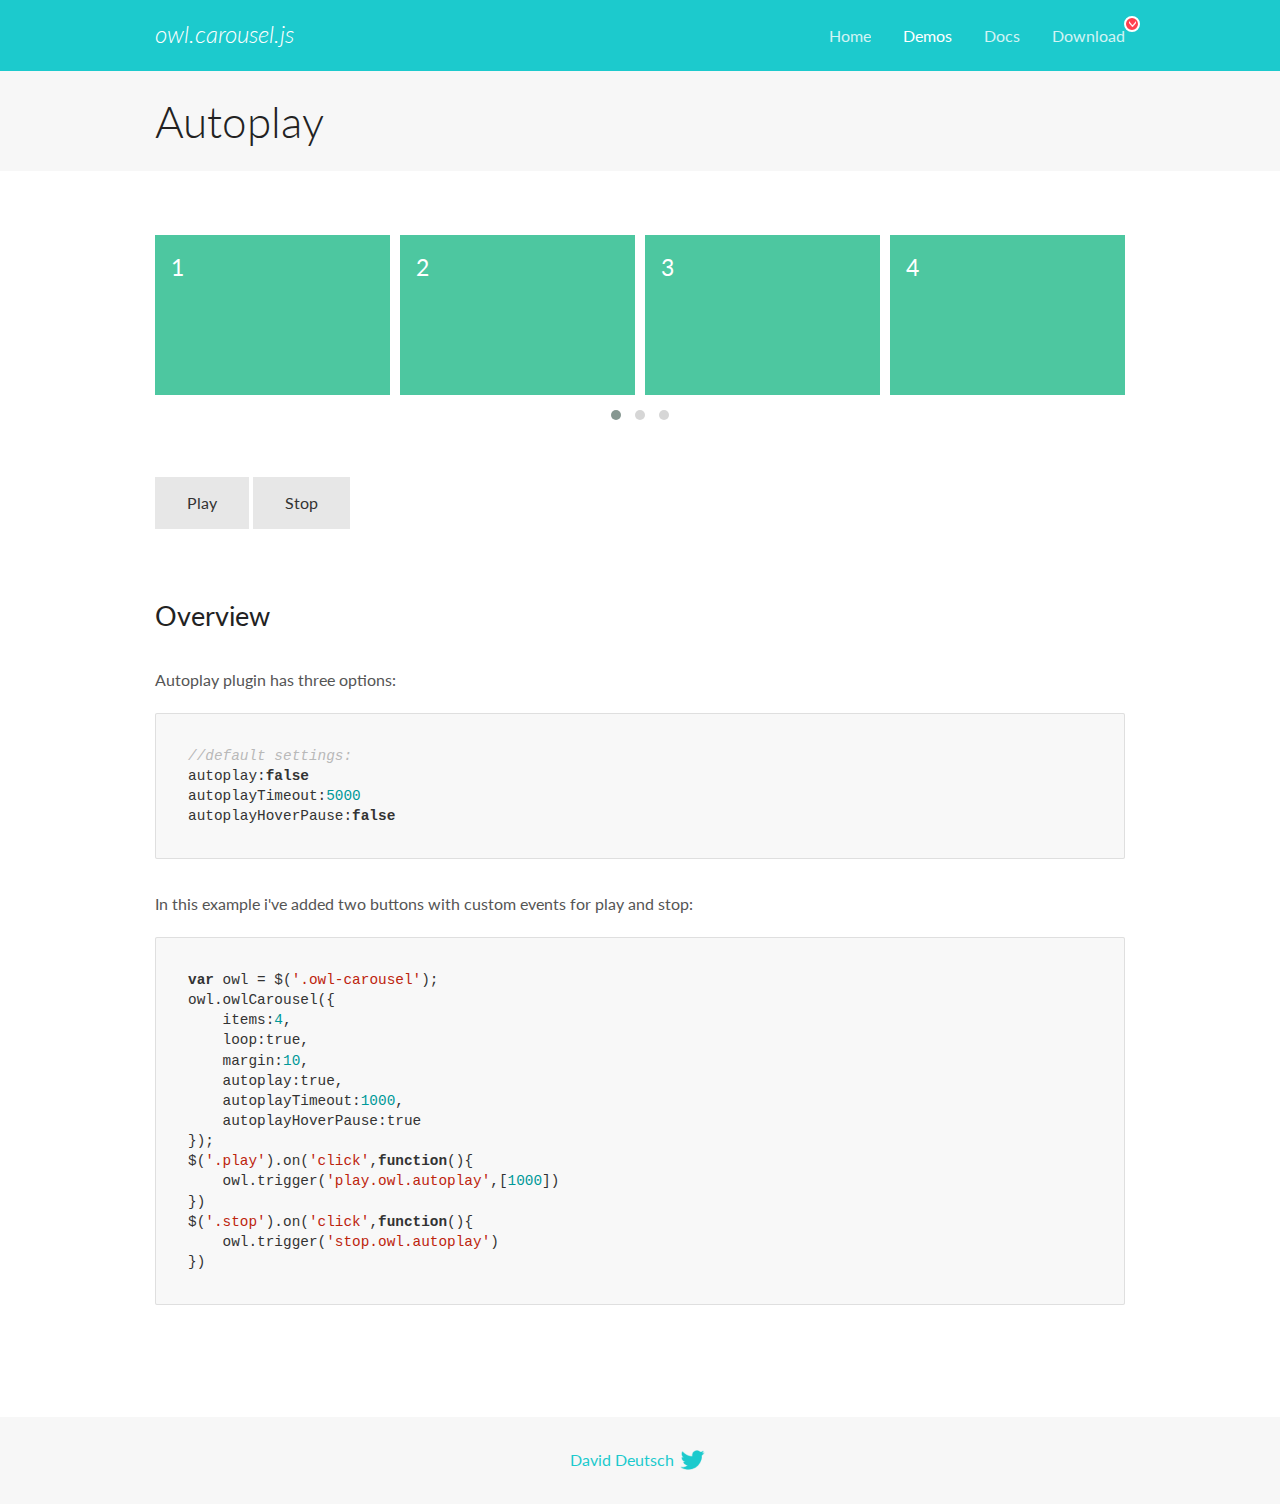
<file: Webbanhang/OwlCarousel2-2.3.4/docs/demos/autoplay.html>
<!DOCTYPE html>
<html lang="en">
  <head>

    <!-- head -->
    <meta charset="utf-8">
    <meta name="msapplication-tap-highlight" content="no" />
    <meta name="viewport" content="width=device-width, initial-scale=1.0" />
    <meta name="description" content="Autoplay usage demo">
    <meta name="author" content="David Deutsch">
    <title>
      Autoplay Demo | Owl Carousel | 2.3.4
    </title>

    <!-- Stylesheets -->
    <link href='https://fonts.googleapis.com/css?family=Lato:300,400,700,400italic,300italic' rel='stylesheet' type='text/css'>
    <link rel="stylesheet" href="../assets/css/docs.theme.min.css">

    <!-- Owl Stylesheets -->
    <link rel="stylesheet" href="../assets/owlcarousel/assets/owl.carousel.min.css">
    <link rel="stylesheet" href="../assets/owlcarousel/assets/owl.theme.default.min.css">

    <!-- HTML5 shim and Respond.js IE8 support of HTML5 elements and media queries -->

    <!--[if lt IE 9]>
      <script src="https://oss.maxcdn.com/libs/html5shiv/3.7.0/html5shiv.js"></script>
      <script src="https://oss.maxcdn.com/libs/respond.js/1.3.0/respond.min.js"></script>
    <![endif]-->

    <!-- Favicons -->
    <link rel="apple-touch-icon-precomposed" sizes="144x144" href="../assets/ico/apple-touch-icon-144-precomposed.png">
    <link rel="shortcut icon" href="../assets/ico/favicon.png">
    <link rel="shortcut icon" href="favicon.ico">

    <!-- Yeah i know js should not be in header. Its required for demos.-->

    <!-- javascript -->
    <script src="../assets/vendors/jquery.min.js"></script>
    <script src="../assets/owlcarousel/owl.carousel.js"></script>
  </head>
  <body>

    <!-- header -->
    <header class="header">
      <div class="row">
        <div class="large-12 columns">
          <div class="brand left">
            <h3>
              <a href="/OwlCarousel2/">owl.carousel.js</a> 
            </h3>
          </div>
          <a id="toggle-nav" class="right">
            <span></span> <span></span> <span></span> 
          </a> 
          <div class="nav-bar">
            <ul class="clearfix">
              <li> <a href="/OwlCarousel2/index.html">Home</a>  </li>
              <li class="active">
                <a href="/OwlCarousel2/demos/demos.html">Demos</a> 
              </li>
              <li> <a href="/OwlCarousel2/docs/started-welcome.html">Docs</a>  </li>
              <li>
                <a href="https://github.com/OwlCarousel2/OwlCarousel2/archive/2.3.4.zip">Download</a> 
                <span class="download"></span> 
              </li>
            </ul>
          </div>
        </div>
      </div>
    </header>

    <!-- title -->
    <section class="title">
      <div class="row">
        <div class="large-12 columns">
          <h1>Autoplay</h1>
        </div>
      </div>
    </section>

    <!--  Demos -->
    <section id="demos">
      <div class="row">
        <div class="large-12 columns">
          <div class="owl-carousel owl-theme">
            <div class="item">
              <h4>1</h4>
            </div>
            <div class="item">
              <h4>2</h4>
            </div>
            <div class="item">
              <h4>3</h4>
            </div>
            <div class="item">
              <h4>4</h4>
            </div>
            <div class="item">
              <h4>5</h4>
            </div>
            <div class="item">
              <h4>6</h4>
            </div>
            <div class="item">
              <h4>7</h4>
            </div>
            <div class="item">
              <h4>8</h4>
            </div>
            <div class="item">
              <h4>9</h4>
            </div>
            <div class="item">
              <h4>10</h4>
            </div>
            <div class="item">
              <h4>11</h4>
            </div>
            <div class="item">
              <h4>12</h4>
            </div>
          </div>
          <a class="button secondary play">Play</a> 
          <a class="button secondary stop">Stop</a> 
          <h3 id="overview">Overview</h3>
          <p>Autoplay plugin has three options:</p>
          <pre><code>//default settings:
autoplay:false
autoplayTimeout:5000
autoplayHoverPause:false</code></pre>
          <p>In this example i&#39;ve added two buttons with custom events for play and stop:</p>
          <pre><code>var owl = $(&#39;.owl-carousel&#39;);
owl.owlCarousel({
    items:4,
    loop:true,
    margin:10,
    autoplay:true,
    autoplayTimeout:1000,
    autoplayHoverPause:true
});
$(&#39;.play&#39;).on(&#39;click&#39;,function(){
    owl.trigger(&#39;play.owl.autoplay&#39;,[1000])
})
$(&#39;.stop&#39;).on(&#39;click&#39;,function(){
    owl.trigger(&#39;stop.owl.autoplay&#39;)
})</code></pre>
          <script>
            $(document).ready(function() {
              var owl = $('.owl-carousel');
              owl.owlCarousel({
                items: 4,
                loop: true,
                margin: 10,
                autoplay: true,
                autoplayTimeout: 1000,
                autoplayHoverPause: true
              });
              $('.play').on('click', function() {
                owl.trigger('play.owl.autoplay', [1000])
              })
              $('.stop').on('click', function() {
                owl.trigger('stop.owl.autoplay')
              })
            })
          </script>
        </div>
      </div>
    </section>

    <!-- footer -->
    <footer class="footer">
      <div class="row">
        <div class="large-12 columns">
          <h5>
            <a href="/OwlCarousel2/docs/support-contact.html">David Deutsch</a> 
            <a id="custom-tweet-button" href="https://twitter.com/share?url=https://github.com/OwlCarousel2/OwlCarousel2&text=Owl Carousel - This is so awesome! " target="_blank"></a> 
          </h5>
        </div>
      </div>
    </footer>

    <!-- vendors -->
    <script src="../assets/vendors/highlight.js"></script>
    <script src="../assets/js/app.js"></script>
  </body>
</html>
</file>
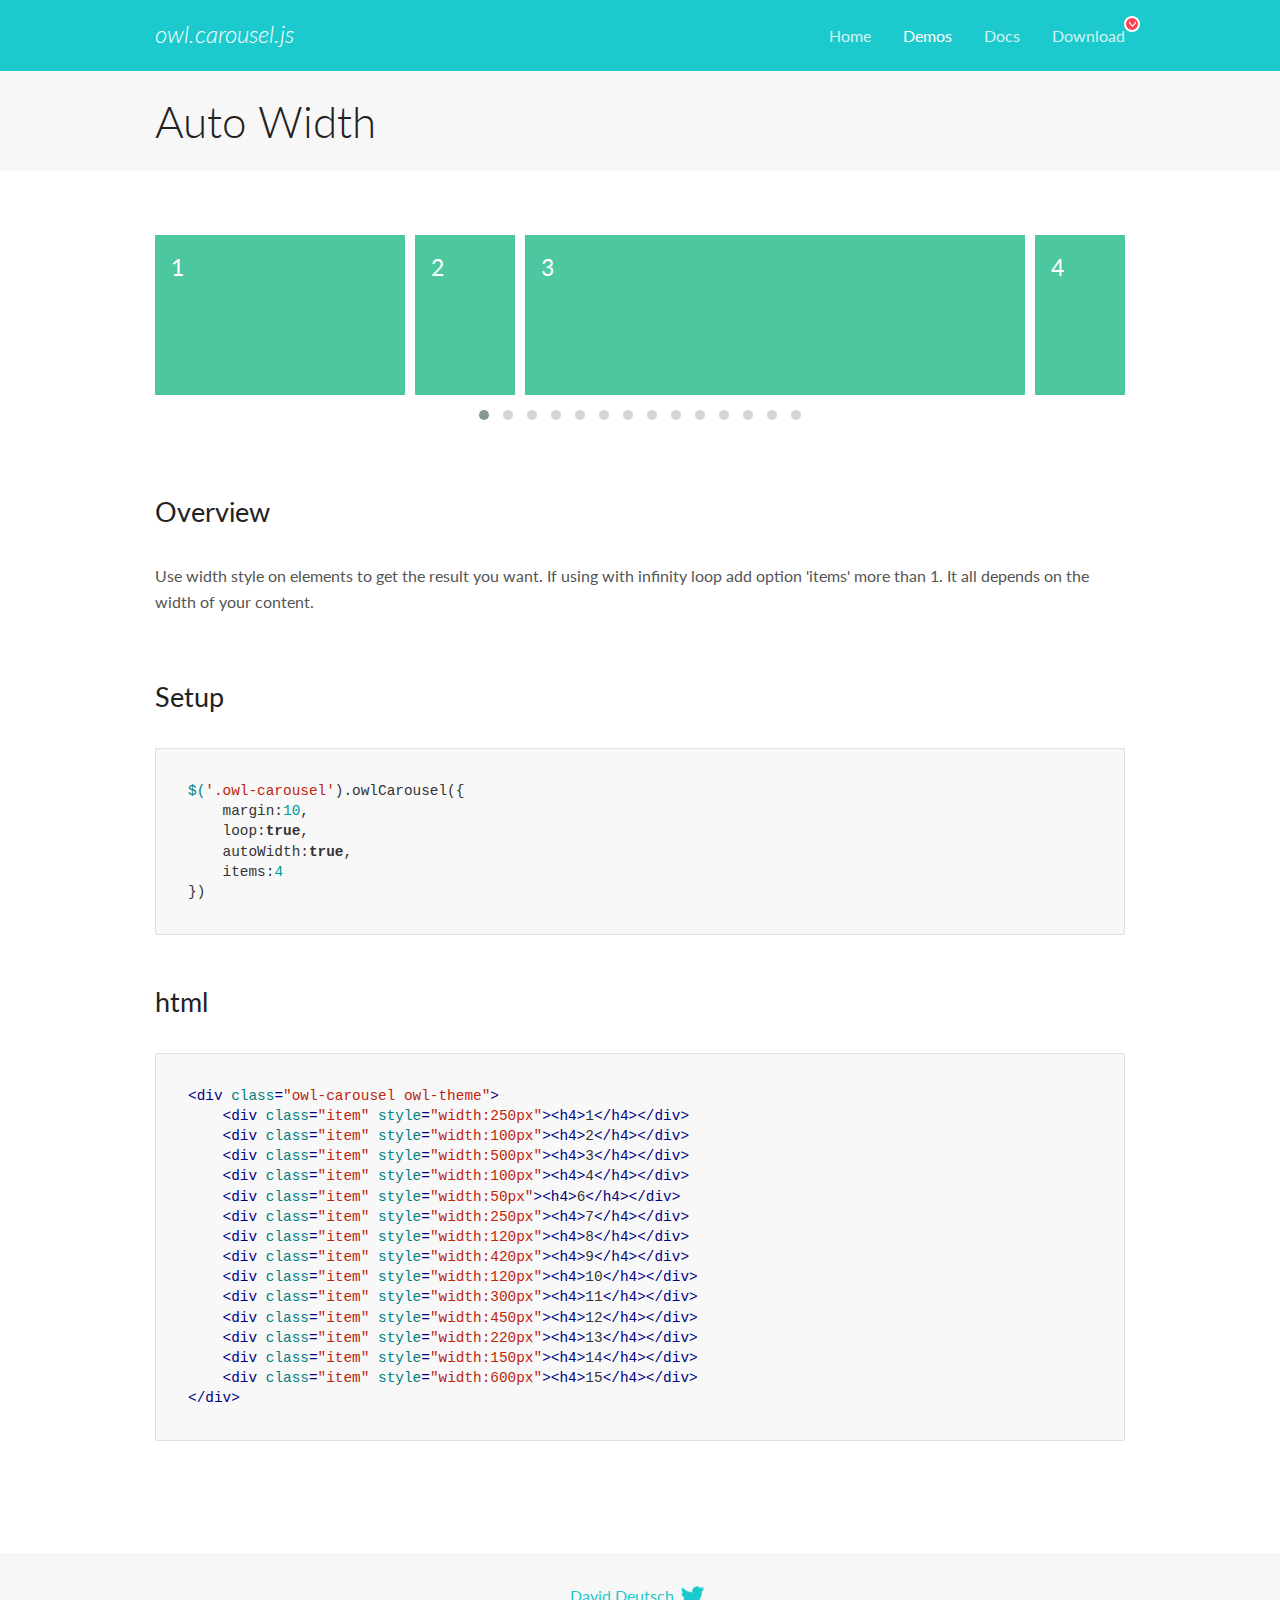
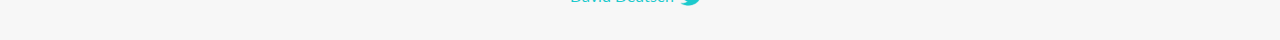
<file: Webbanhang/OwlCarousel2-2.3.4/docs/demos/autowidth.html>
<!DOCTYPE html>
<html lang="en">
  <head>

    <!-- head -->
    <meta charset="utf-8">
    <meta name="msapplication-tap-highlight" content="no" />
    <meta name="viewport" content="width=device-width, initial-scale=1.0" />
    <meta name="description" content="Auto Width">
    <meta name="author" content="David Deutsch">
    <title>
      Auto Width Demo | Owl Carousel | 2.3.4
    </title>

    <!-- Stylesheets -->
    <link href='https://fonts.googleapis.com/css?family=Lato:300,400,700,400italic,300italic' rel='stylesheet' type='text/css'>
    <link rel="stylesheet" href="../assets/css/docs.theme.min.css">

    <!-- Owl Stylesheets -->
    <link rel="stylesheet" href="../assets/owlcarousel/assets/owl.carousel.min.css">
    <link rel="stylesheet" href="../assets/owlcarousel/assets/owl.theme.default.min.css">

    <!-- HTML5 shim and Respond.js IE8 support of HTML5 elements and media queries -->

    <!--[if lt IE 9]>
      <script src="https://oss.maxcdn.com/libs/html5shiv/3.7.0/html5shiv.js"></script>
      <script src="https://oss.maxcdn.com/libs/respond.js/1.3.0/respond.min.js"></script>
    <![endif]-->

    <!-- Favicons -->
    <link rel="apple-touch-icon-precomposed" sizes="144x144" href="../assets/ico/apple-touch-icon-144-precomposed.png">
    <link rel="shortcut icon" href="../assets/ico/favicon.png">
    <link rel="shortcut icon" href="favicon.ico">

    <!-- Yeah i know js should not be in header. Its required for demos.-->

    <!-- javascript -->
    <script src="../assets/vendors/jquery.min.js"></script>
    <script src="../assets/owlcarousel/owl.carousel.js"></script>
  </head>
  <body>

    <!-- header -->
    <header class="header">
      <div class="row">
        <div class="large-12 columns">
          <div class="brand left">
            <h3>
              <a href="/OwlCarousel2/">owl.carousel.js</a> 
            </h3>
          </div>
          <a id="toggle-nav" class="right">
            <span></span> <span></span> <span></span> 
          </a> 
          <div class="nav-bar">
            <ul class="clearfix">
              <li> <a href="/OwlCarousel2/index.html">Home</a>  </li>
              <li class="active">
                <a href="/OwlCarousel2/demos/demos.html">Demos</a> 
              </li>
              <li> <a href="/OwlCarousel2/docs/started-welcome.html">Docs</a>  </li>
              <li>
                <a href="https://github.com/OwlCarousel2/OwlCarousel2/archive/2.3.4.zip">Download</a> 
                <span class="download"></span> 
              </li>
            </ul>
          </div>
        </div>
      </div>
    </header>

    <!-- title -->
    <section class="title">
      <div class="row">
        <div class="large-12 columns">
          <h1>Auto Width</h1>
        </div>
      </div>
    </section>

    <!--  Demos -->
    <section id="demos">
      <div class="row">
        <div class="large-12 columns">
          <div class="owl-carousel owl-theme">
            <div class="item" style="width:250px">
              <h4>1</h4>
            </div>
            <div class="item" style="width:100px">
              <h4>2</h4>
            </div>
            <div class="item" style="width:500px">
              <h4>3</h4>
            </div>
            <div class="item" style="width:100px">
              <h4>4</h4>
            </div>
            <div class="item" style="width:50px">
              <h4>6</h4>
            </div>
            <div class="item" style="width:250px">
              <h4>7</h4>
            </div>
            <div class="item" style="width:120px">
              <h4>8</h4>
            </div>
            <div class="item" style="width:420px">
              <h4>9</h4>
            </div>
            <div class="item" style="width:120px">
              <h4>10</h4>
            </div>
            <div class="item" style="width:300px">
              <h4>11</h4>
            </div>
            <div class="item" style="width:450px">
              <h4>12</h4>
            </div>
            <div class="item" style="width:220px">
              <h4>13</h4>
            </div>
            <div class="item" style="width:150px">
              <h4>14</h4>
            </div>
            <div class="item" style="width:600px">
              <h4>15</h4>
            </div>
          </div>
          <h3 id="overview">Overview</h3>
          <p>Use width style on elements to get the result you want. If using with infinity loop add option &#39;items&#39; more than 1. It all depends on the width of your content.</p>
          <h3 id="setup">Setup</h3>
          <pre><code>$(&#39;.owl-carousel&#39;).owlCarousel({
    margin:10,
    loop:true,
    autoWidth:true,
    items:4
})</code></pre>
          <h3 id="html">html</h3>
          <pre><code>&lt;div class=&quot;owl-carousel owl-theme&quot;&gt;
    &lt;div class=&quot;item&quot; style=&quot;width:250px&quot;&gt;&lt;h4&gt;1&lt;/h4&gt;&lt;/div&gt;
    &lt;div class=&quot;item&quot; style=&quot;width:100px&quot;&gt;&lt;h4&gt;2&lt;/h4&gt;&lt;/div&gt;
    &lt;div class=&quot;item&quot; style=&quot;width:500px&quot;&gt;&lt;h4&gt;3&lt;/h4&gt;&lt;/div&gt;
    &lt;div class=&quot;item&quot; style=&quot;width:100px&quot;&gt;&lt;h4&gt;4&lt;/h4&gt;&lt;/div&gt;
    &lt;div class=&quot;item&quot; style=&quot;width:50px&quot;&gt;&lt;h4&gt;6&lt;/h4&gt;&lt;/div&gt;
    &lt;div class=&quot;item&quot; style=&quot;width:250px&quot;&gt;&lt;h4&gt;7&lt;/h4&gt;&lt;/div&gt;
    &lt;div class=&quot;item&quot; style=&quot;width:120px&quot;&gt;&lt;h4&gt;8&lt;/h4&gt;&lt;/div&gt;
    &lt;div class=&quot;item&quot; style=&quot;width:420px&quot;&gt;&lt;h4&gt;9&lt;/h4&gt;&lt;/div&gt;
    &lt;div class=&quot;item&quot; style=&quot;width:120px&quot;&gt;&lt;h4&gt;10&lt;/h4&gt;&lt;/div&gt;
    &lt;div class=&quot;item&quot; style=&quot;width:300px&quot;&gt;&lt;h4&gt;11&lt;/h4&gt;&lt;/div&gt;
    &lt;div class=&quot;item&quot; style=&quot;width:450px&quot;&gt;&lt;h4&gt;12&lt;/h4&gt;&lt;/div&gt;
    &lt;div class=&quot;item&quot; style=&quot;width:220px&quot;&gt;&lt;h4&gt;13&lt;/h4&gt;&lt;/div&gt;
    &lt;div class=&quot;item&quot; style=&quot;width:150px&quot;&gt;&lt;h4&gt;14&lt;/h4&gt;&lt;/div&gt;
    &lt;div class=&quot;item&quot; style=&quot;width:600px&quot;&gt;&lt;h4&gt;15&lt;/h4&gt;&lt;/div&gt;
&lt;/div&gt;</code></pre>
          <script>
            $(document).ready(function() {
              $('.owl-carousel').owlCarousel({
                margin: 10,
                loop: true,
                autoWidth: true,
                items: 4
              })
            })
          </script>
        </div>
      </div>
    </section>

    <!-- footer -->
    <footer class="footer">
      <div class="row">
        <div class="large-12 columns">
          <h5>
            <a href="/OwlCarousel2/docs/support-contact.html">David Deutsch</a> 
            <a id="custom-tweet-button" href="https://twitter.com/share?url=https://github.com/OwlCarousel2/OwlCarousel2&text=Owl Carousel - This is so awesome! " target="_blank"></a> 
          </h5>
        </div>
      </div>
    </footer>

    <!-- vendors -->
    <script src="../assets/vendors/highlight.js"></script>
    <script src="../assets/js/app.js"></script>
  </body>
</html>
</file>
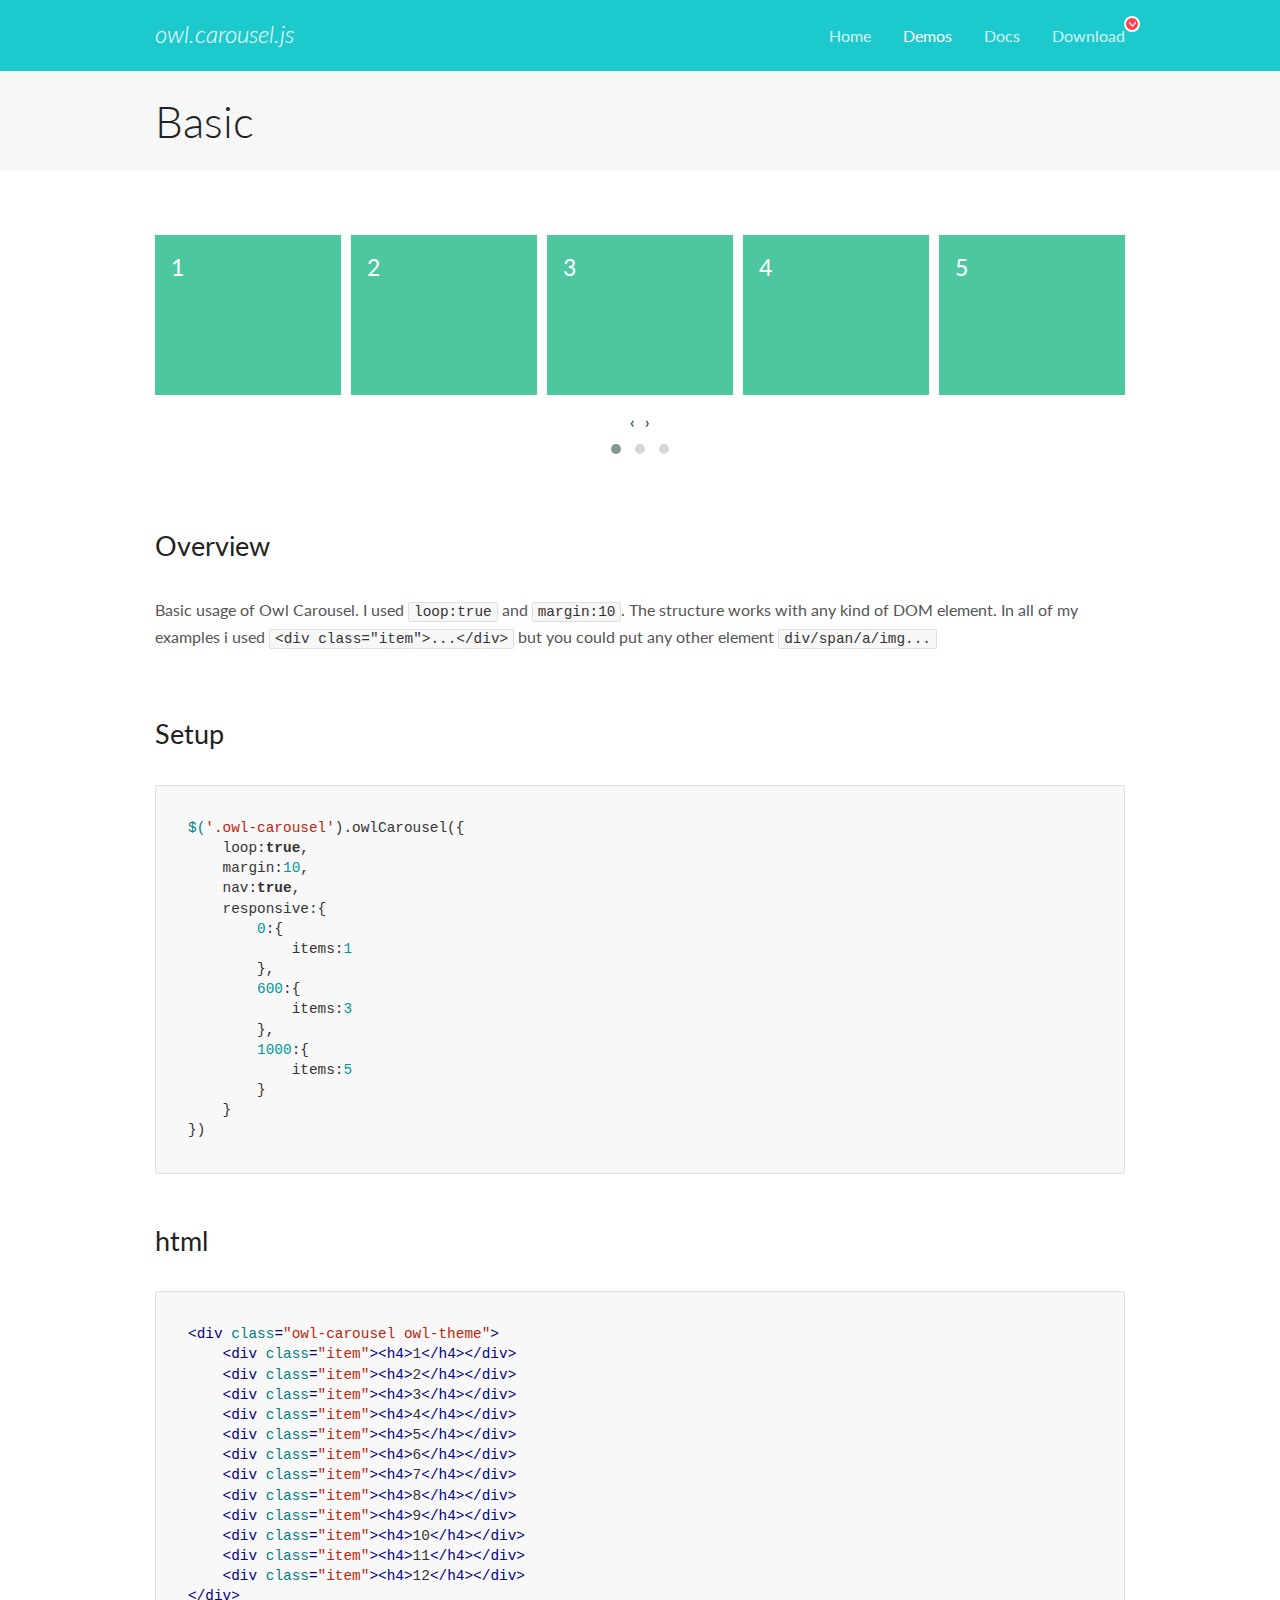
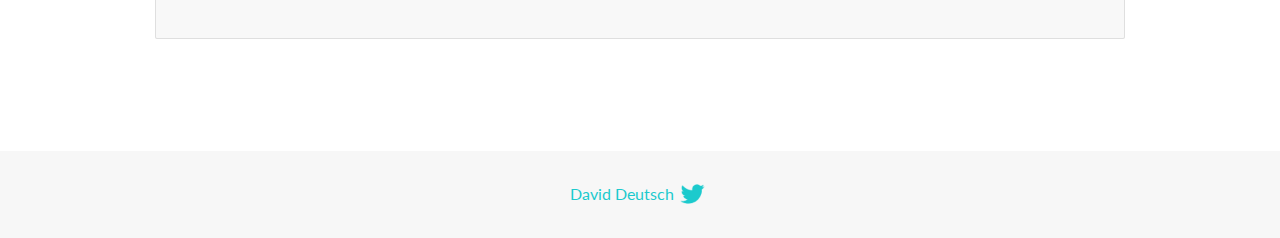
<file: Webbanhang/OwlCarousel2-2.3.4/docs/demos/basic.html>
<!DOCTYPE html>
<html lang="en">
  <head>

    <!-- head -->
    <meta charset="utf-8">
    <meta name="msapplication-tap-highlight" content="no" />
    <meta name="viewport" content="width=device-width, initial-scale=1.0" />
    <meta name="description" content="Basic usage demo">
    <meta name="author" content="David Deutsch">
    <title>
      Basic Demo | Owl Carousel | 2.3.4
    </title>

    <!-- Stylesheets -->
    <link href='https://fonts.googleapis.com/css?family=Lato:300,400,700,400italic,300italic' rel='stylesheet' type='text/css'>
    <link rel="stylesheet" href="../assets/css/docs.theme.min.css">

    <!-- Owl Stylesheets -->
    <link rel="stylesheet" href="../assets/owlcarousel/assets/owl.carousel.min.css">
    <link rel="stylesheet" href="../assets/owlcarousel/assets/owl.theme.default.min.css">

    <!-- HTML5 shim and Respond.js IE8 support of HTML5 elements and media queries -->

    <!--[if lt IE 9]>
      <script src="https://oss.maxcdn.com/libs/html5shiv/3.7.0/html5shiv.js"></script>
      <script src="https://oss.maxcdn.com/libs/respond.js/1.3.0/respond.min.js"></script>
    <![endif]-->

    <!-- Favicons -->
    <link rel="apple-touch-icon-precomposed" sizes="144x144" href="../assets/ico/apple-touch-icon-144-precomposed.png">
    <link rel="shortcut icon" href="../assets/ico/favicon.png">
    <link rel="shortcut icon" href="favicon.ico">

    <!-- Yeah i know js should not be in header. Its required for demos.-->

    <!-- javascript -->
    <script src="../assets/vendors/jquery.min.js"></script>
    <script src="../assets/owlcarousel/owl.carousel.js"></script>
  </head>
  <body>

    <!-- header -->
    <header class="header">
      <div class="row">
        <div class="large-12 columns">
          <div class="brand left">
            <h3>
              <a href="/OwlCarousel2/">owl.carousel.js</a> 
            </h3>
          </div>
          <a id="toggle-nav" class="right">
            <span></span> <span></span> <span></span> 
          </a> 
          <div class="nav-bar">
            <ul class="clearfix">
              <li> <a href="/OwlCarousel2/index.html">Home</a>  </li>
              <li class="active">
                <a href="/OwlCarousel2/demos/demos.html">Demos</a> 
              </li>
              <li> <a href="/OwlCarousel2/docs/started-welcome.html">Docs</a>  </li>
              <li>
                <a href="https://github.com/OwlCarousel2/OwlCarousel2/archive/2.3.4.zip">Download</a> 
                <span class="download"></span> 
              </li>
            </ul>
          </div>
        </div>
      </div>
    </header>

    <!-- title -->
    <section class="title">
      <div class="row">
        <div class="large-12 columns">
          <h1>Basic</h1>
        </div>
      </div>
    </section>

    <!--  Demos -->
    <section id="demos">
      <div class="row">
        <div class="large-12 columns">
          <div class="owl-carousel owl-theme">
            <div class="item">
              <h4>1</h4>
            </div>
            <div class="item">
              <h4>2</h4>
            </div>
            <div class="item">
              <h4>3</h4>
            </div>
            <div class="item">
              <h4>4</h4>
            </div>
            <div class="item">
              <h4>5</h4>
            </div>
            <div class="item">
              <h4>6</h4>
            </div>
            <div class="item">
              <h4>7</h4>
            </div>
            <div class="item">
              <h4>8</h4>
            </div>
            <div class="item">
              <h4>9</h4>
            </div>
            <div class="item">
              <h4>10</h4>
            </div>
            <div class="item">
              <h4>11</h4>
            </div>
            <div class="item">
              <h4>12</h4>
            </div>
          </div>
          <h3 id="overview">Overview</h3>
          <p>Basic usage of Owl Carousel. I used <code>loop:true</code> and <code>margin:10</code>. The structure works with any kind of DOM element. In all of my examples i used <code>&lt;div class=&quot;item&quot;&gt;...&lt;/div&gt;</code> but you could
            put any other element <code>div/span/a/img...</code></p>
          <h3 id="setup">Setup</h3>
          <pre><code>$(&#39;.owl-carousel&#39;).owlCarousel({
    loop:true,
    margin:10,
    nav:true,
    responsive:{
        0:{
            items:1
        },
        600:{
            items:3
        },
        1000:{
            items:5
        }
    }
})</code></pre>
          <h3 id="html">html</h3>
          <pre><code>&lt;div class=&quot;owl-carousel owl-theme&quot;&gt;
    &lt;div class=&quot;item&quot;&gt;&lt;h4&gt;1&lt;/h4&gt;&lt;/div&gt;
    &lt;div class=&quot;item&quot;&gt;&lt;h4&gt;2&lt;/h4&gt;&lt;/div&gt;
    &lt;div class=&quot;item&quot;&gt;&lt;h4&gt;3&lt;/h4&gt;&lt;/div&gt;
    &lt;div class=&quot;item&quot;&gt;&lt;h4&gt;4&lt;/h4&gt;&lt;/div&gt;
    &lt;div class=&quot;item&quot;&gt;&lt;h4&gt;5&lt;/h4&gt;&lt;/div&gt;
    &lt;div class=&quot;item&quot;&gt;&lt;h4&gt;6&lt;/h4&gt;&lt;/div&gt;
    &lt;div class=&quot;item&quot;&gt;&lt;h4&gt;7&lt;/h4&gt;&lt;/div&gt;
    &lt;div class=&quot;item&quot;&gt;&lt;h4&gt;8&lt;/h4&gt;&lt;/div&gt;
    &lt;div class=&quot;item&quot;&gt;&lt;h4&gt;9&lt;/h4&gt;&lt;/div&gt;
    &lt;div class=&quot;item&quot;&gt;&lt;h4&gt;10&lt;/h4&gt;&lt;/div&gt;
    &lt;div class=&quot;item&quot;&gt;&lt;h4&gt;11&lt;/h4&gt;&lt;/div&gt;
    &lt;div class=&quot;item&quot;&gt;&lt;h4&gt;12&lt;/h4&gt;&lt;/div&gt;
&lt;/div&gt;</code></pre>
          <script>
            $(document).ready(function() {
              var owl = $('.owl-carousel');
              owl.owlCarousel({
                margin: 10,
                nav: true,
                loop: true,
                responsive: {
                  0: {
                    items: 1
                  },
                  600: {
                    items: 3
                  },
                  1000: {
                    items: 5
                  }
                }
              })
            })
          </script>
        </div>
      </div>
    </section>

    <!-- footer -->
    <footer class="footer">
      <div class="row">
        <div class="large-12 columns">
          <h5>
            <a href="/OwlCarousel2/docs/support-contact.html">David Deutsch</a> 
            <a id="custom-tweet-button" href="https://twitter.com/share?url=https://github.com/OwlCarousel2/OwlCarousel2&text=Owl Carousel - This is so awesome! " target="_blank"></a> 
          </h5>
        </div>
      </div>
    </footer>

    <!-- vendors -->
    <script src="../assets/vendors/highlight.js"></script>
    <script src="../assets/js/app.js"></script>
  </body>
</html>
</file>
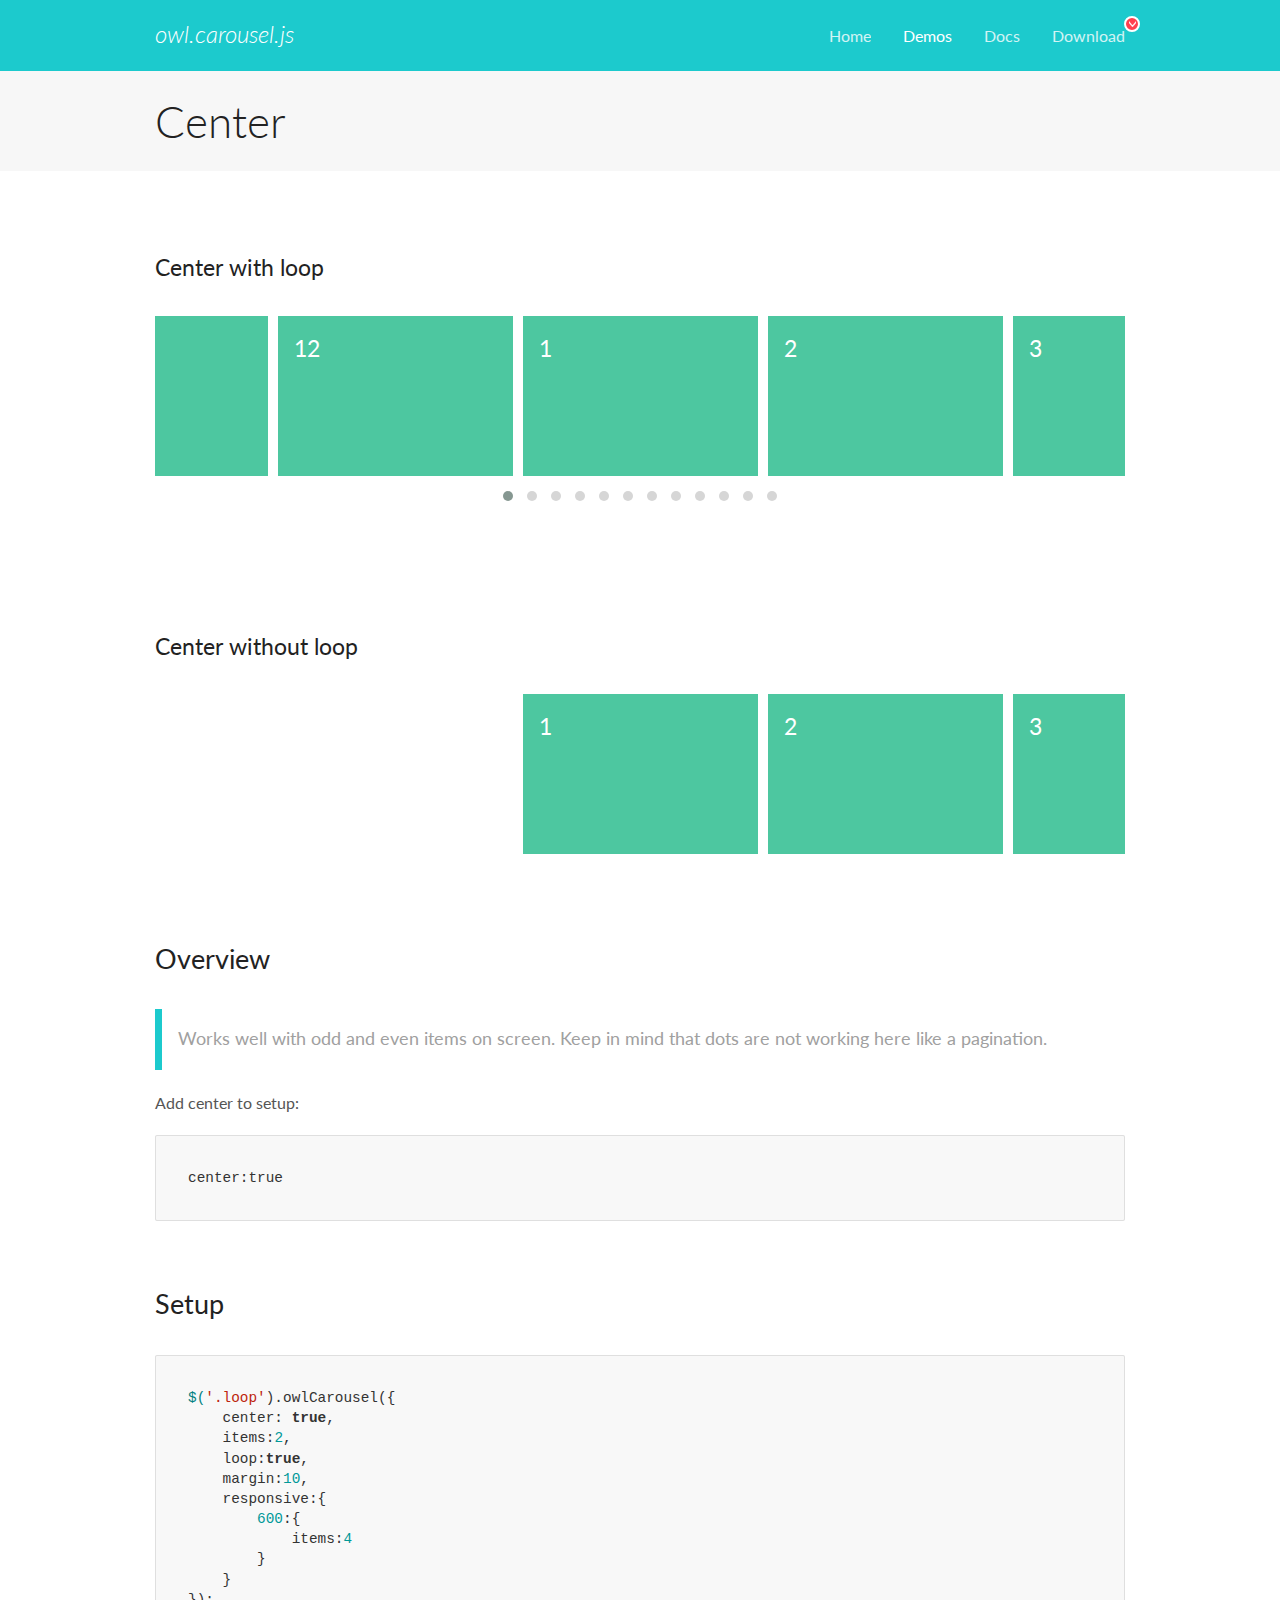
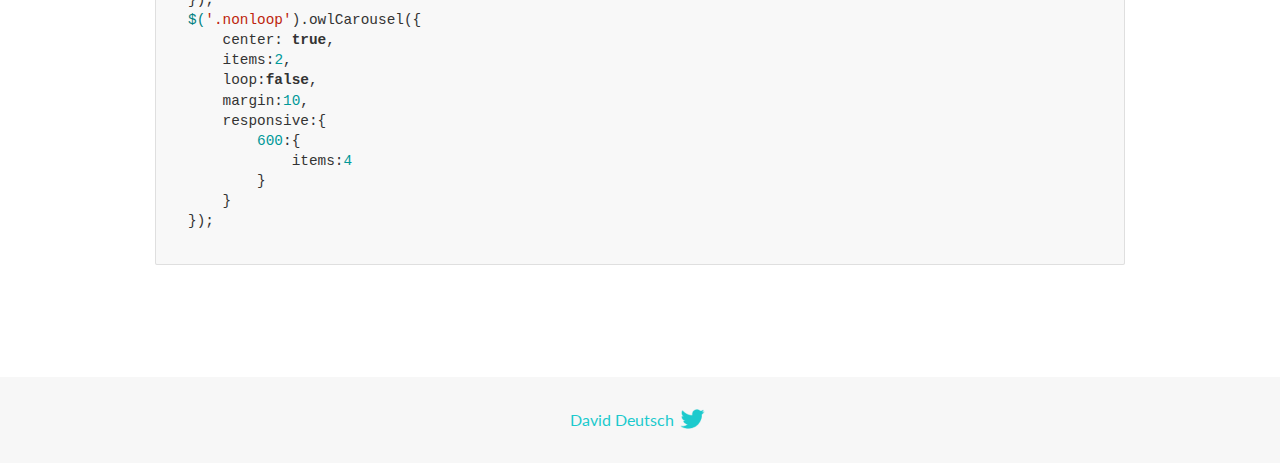
<file: Webbanhang/OwlCarousel2-2.3.4/docs/demos/center.html>
<!DOCTYPE html>
<html lang="en">
  <head>

    <!-- head -->
    <meta charset="utf-8">
    <meta name="msapplication-tap-highlight" content="no" />
    <meta name="viewport" content="width=device-width, initial-scale=1.0" />
    <meta name="description" content="Center carousel">
    <meta name="author" content="David Deutsch">
    <title>
      Center Demo | Owl Carousel | 2.3.4
    </title>

    <!-- Stylesheets -->
    <link href='https://fonts.googleapis.com/css?family=Lato:300,400,700,400italic,300italic' rel='stylesheet' type='text/css'>
    <link rel="stylesheet" href="../assets/css/docs.theme.min.css">

    <!-- Owl Stylesheets -->
    <link rel="stylesheet" href="../assets/owlcarousel/assets/owl.carousel.min.css">
    <link rel="stylesheet" href="../assets/owlcarousel/assets/owl.theme.default.min.css">

    <!-- HTML5 shim and Respond.js IE8 support of HTML5 elements and media queries -->

    <!--[if lt IE 9]>
      <script src="https://oss.maxcdn.com/libs/html5shiv/3.7.0/html5shiv.js"></script>
      <script src="https://oss.maxcdn.com/libs/respond.js/1.3.0/respond.min.js"></script>
    <![endif]-->

    <!-- Favicons -->
    <link rel="apple-touch-icon-precomposed" sizes="144x144" href="../assets/ico/apple-touch-icon-144-precomposed.png">
    <link rel="shortcut icon" href="../assets/ico/favicon.png">
    <link rel="shortcut icon" href="favicon.ico">

    <!-- Yeah i know js should not be in header. Its required for demos.-->

    <!-- javascript -->
    <script src="../assets/vendors/jquery.min.js"></script>
    <script src="../assets/owlcarousel/owl.carousel.js"></script>
  </head>
  <body>

    <!-- header -->
    <header class="header">
      <div class="row">
        <div class="large-12 columns">
          <div class="brand left">
            <h3>
              <a href="/OwlCarousel2/">owl.carousel.js</a> 
            </h3>
          </div>
          <a id="toggle-nav" class="right">
            <span></span> <span></span> <span></span> 
          </a> 
          <div class="nav-bar">
            <ul class="clearfix">
              <li> <a href="/OwlCarousel2/index.html">Home</a>  </li>
              <li class="active">
                <a href="/OwlCarousel2/demos/demos.html">Demos</a> 
              </li>
              <li> <a href="/OwlCarousel2/docs/started-welcome.html">Docs</a>  </li>
              <li>
                <a href="https://github.com/OwlCarousel2/OwlCarousel2/archive/2.3.4.zip">Download</a> 
                <span class="download"></span> 
              </li>
            </ul>
          </div>
        </div>
      </div>
    </header>

    <!-- title -->
    <section class="title">
      <div class="row">
        <div class="large-12 columns">
          <h1>Center</h1>
        </div>
      </div>
    </section>

    <!--  Demos -->
    <section id="demos">
      <div class="row">
        <div class="large-12 columns">
          <h4 id="center-with-loop">Center with loop</h4>
          <div class="loop owl-carousel owl-theme">
            <div class="item">
              <h4>1</h4>
            </div>
            <div class="item">
              <h4>2</h4>
            </div>
            <div class="item">
              <h4>3</h4>
            </div>
            <div class="item">
              <h4>4</h4>
            </div>
            <div class="item">
              <h4>5</h4>
            </div>
            <div class="item">
              <h4>6</h4>
            </div>
            <div class="item">
              <h4>7</h4>
            </div>
            <div class="item">
              <h4>8</h4>
            </div>
            <div class="item">
              <h4>9</h4>
            </div>
            <div class="item">
              <h4>10</h4>
            </div>
            <div class="item">
              <h4>11</h4>
            </div>
            <div class="item">
              <h4>12</h4>
            </div>
          </div>
          <br>
          <h4 id="center-without-loop">Center without loop</h4>
          <div class="nonloop owl-carousel">
            <div class="item">
              <h4>1</h4>
            </div>
            <div class="item">
              <h4>2</h4>
            </div>
            <div class="item">
              <h4>3</h4>
            </div>
            <div class="item">
              <h4>4</h4>
            </div>
            <div class="item">
              <h4>5</h4>
            </div>
            <div class="item">
              <h4>6</h4>
            </div>
            <div class="item">
              <h4>7</h4>
            </div>
            <div class="item">
              <h4>8</h4>
            </div>
            <div class="item">
              <h4>9</h4>
            </div>
            <div class="item">
              <h4>10</h4>
            </div>
            <div class="item">
              <h4>11</h4>
            </div>
            <div class="item">
              <h4>12</h4>
            </div>
          </div>
          <h3 id="overview">Overview</h3>
          <blockquote>
            <p>Works well with odd and even items on screen. Keep in mind that dots are not working here like a pagination.</p>
          </blockquote>
          <p>Add center to setup:</p>
          <pre><code>center:true</code></pre>
          <h3 id="setup">Setup</h3>
          <pre><code>$(&#39;.loop&#39;).owlCarousel({
    center: true,
    items:2,
    loop:true,
    margin:10,
    responsive:{
        600:{
            items:4
        }
    }
});
$(&#39;.nonloop&#39;).owlCarousel({
    center: true,
    items:2,
    loop:false,
    margin:10,
    responsive:{
        600:{
            items:4
        }
    }
});</code></pre>
          <script>
            jQuery(document).ready(function($) {
              $('.loop').owlCarousel({
                center: true,
                items: 2,
                loop: true,
                margin: 10,
                responsive: {
                  600: {
                    items: 4
                  }
                }
              });
              $('.nonloop').owlCarousel({
                center: true,
                items: 2,
                loop: false,
                margin: 10,
                responsive: {
                  600: {
                    items: 4
                  }
                }
              });
            });
          </script>
        </div>
      </div>
    </section>

    <!-- footer -->
    <footer class="footer">
      <div class="row">
        <div class="large-12 columns">
          <h5>
            <a href="/OwlCarousel2/docs/support-contact.html">David Deutsch</a> 
            <a id="custom-tweet-button" href="https://twitter.com/share?url=https://github.com/OwlCarousel2/OwlCarousel2&text=Owl Carousel - This is so awesome! " target="_blank"></a> 
          </h5>
        </div>
      </div>
    </footer>

    <!-- vendors -->
    <script src="../assets/vendors/highlight.js"></script>
    <script src="../assets/js/app.js"></script>
  </body>
</html>
</file>
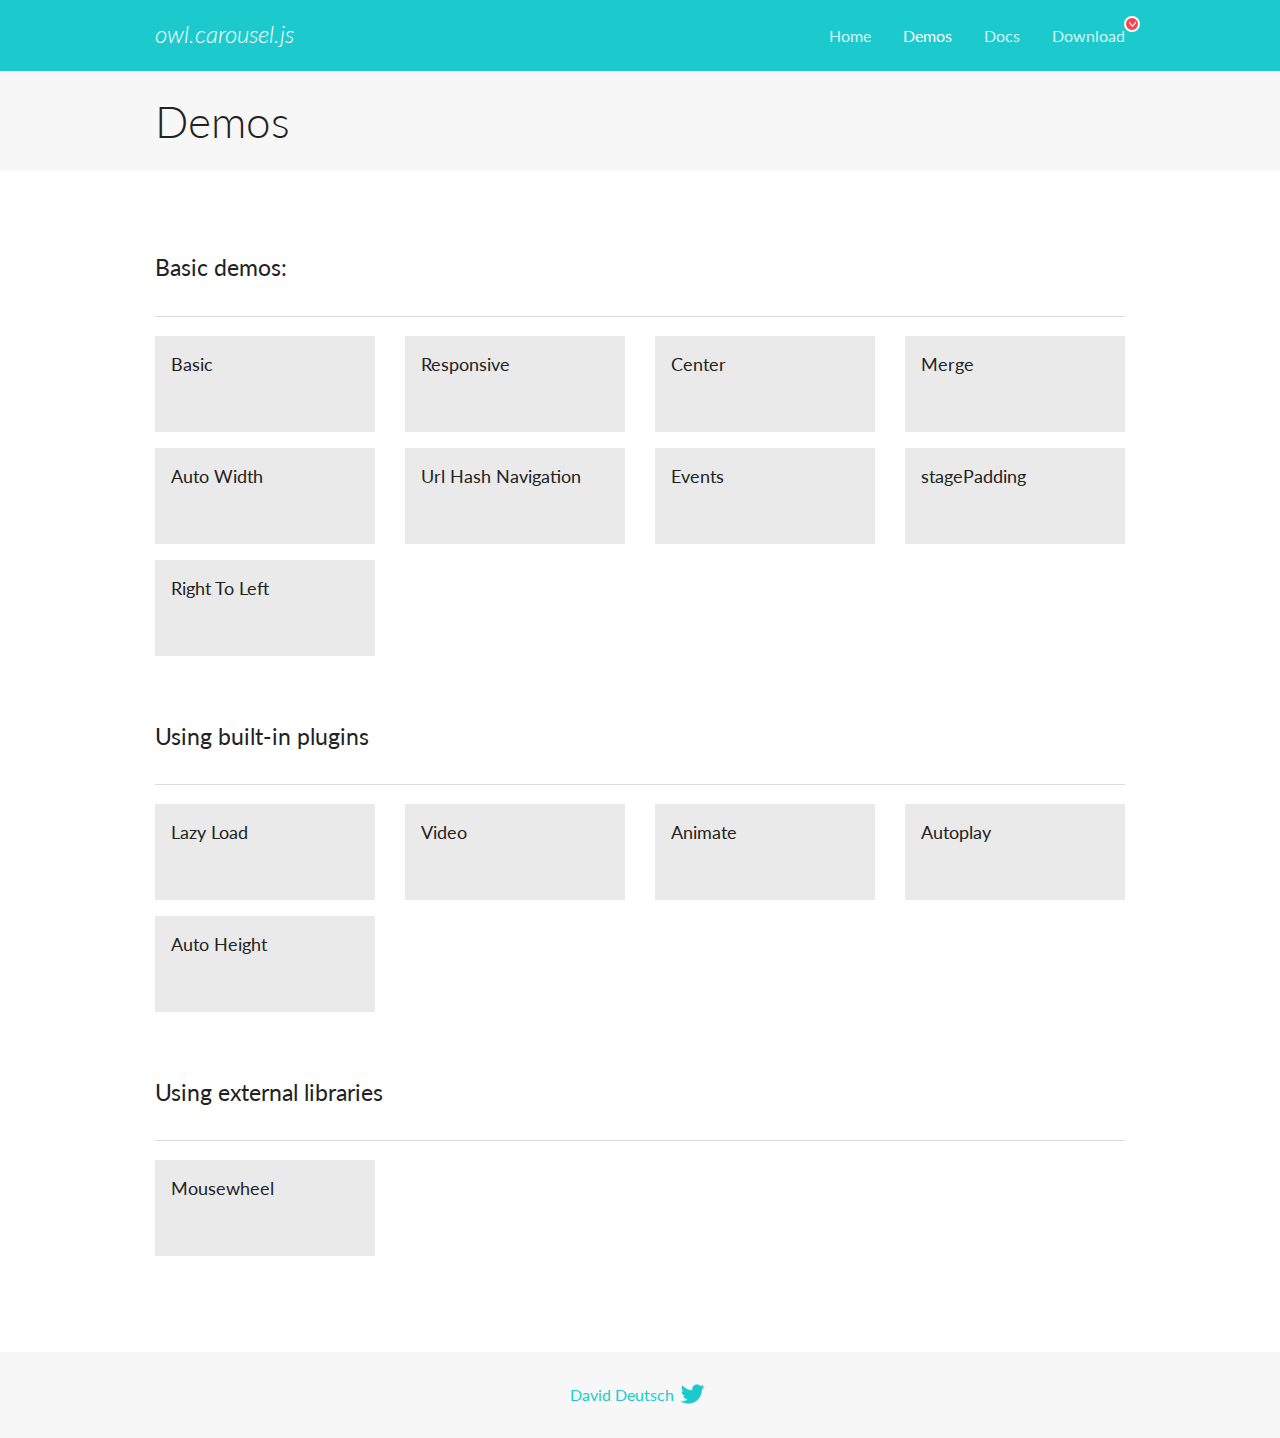
<file: Webbanhang/OwlCarousel2-2.3.4/docs/demos/demos.html>
<!DOCTYPE html>
<html lang="en">
  <head>

    <!-- head -->
    <meta charset="utf-8">
    <meta name="msapplication-tap-highlight" content="no" />
    <meta name="viewport" content="width=device-width, initial-scale=1.0" />
    <meta name="description" content="A list of Owl Carousel examples.">
    <meta name="author" content="David Deutsch">
    <title>
      Demos | Owl Carousel | 2.3.4
    </title>

    <!-- Stylesheets -->
    <link href='https://fonts.googleapis.com/css?family=Lato:300,400,700,400italic,300italic' rel='stylesheet' type='text/css'>
    <link rel="stylesheet" href="../assets/css/docs.theme.min.css">

    <!-- Owl Stylesheets -->
    <link rel="stylesheet" href="../assets/owlcarousel/assets/owl.carousel.min.css">
    <link rel="stylesheet" href="../assets/owlcarousel/assets/owl.theme.default.min.css">

    <!-- HTML5 shim and Respond.js IE8 support of HTML5 elements and media queries -->

    <!--[if lt IE 9]>
      <script src="https://oss.maxcdn.com/libs/html5shiv/3.7.0/html5shiv.js"></script>
      <script src="https://oss.maxcdn.com/libs/respond.js/1.3.0/respond.min.js"></script>
    <![endif]-->

    <!-- Favicons -->
    <link rel="apple-touch-icon-precomposed" sizes="144x144" href="../assets/ico/apple-touch-icon-144-precomposed.png">
    <link rel="shortcut icon" href="../assets/ico/favicon.png">
    <link rel="shortcut icon" href="favicon.ico">

    <!-- Yeah i know js should not be in header. Its required for demos.-->

    <!-- javascript -->
    <script src="../assets/vendors/jquery.min.js"></script>
    <script src="../assets/owlcarousel/owl.carousel.js"></script>
  </head>
  <body>

    <!-- header -->
    <header class="header">
      <div class="row">
        <div class="large-12 columns">
          <div class="brand left">
            <h3>
              <a href="/OwlCarousel2/">owl.carousel.js</a> 
            </h3>
          </div>
          <a id="toggle-nav" class="right">
            <span></span> <span></span> <span></span> 
          </a> 
          <div class="nav-bar">
            <ul class="clearfix">
              <li> <a href="/OwlCarousel2/index.html">Home</a>  </li>
              <li class="active">
                <a href="/OwlCarousel2/demos/demos.html">Demos</a> 
              </li>
              <li> <a href="/OwlCarousel2/docs/started-welcome.html">Docs</a>  </li>
              <li>
                <a href="https://github.com/OwlCarousel2/OwlCarousel2/archive/2.3.4.zip">Download</a> 
                <span class="download"></span> 
              </li>
            </ul>
          </div>
        </div>
      </div>
    </header>

    <!-- title -->
    <section class="title">
      <div class="row">
        <div class="large-12 columns">
          <h1>Demos</h1>
        </div>
      </div>
    </section>

    <!--  Demos -->
    <section id="demos">
      <div class="row">
        <div class="large-12 columns">
          <h4 id="basic-demos-">Basic demos:</h4>
          <hr>
          <div class="demo-list">
            <div class="row">
              <div class="small-6 medium-4 large-3 columns">
                <a href="basic.html" class="demo-block">
                  <h5>Basic </h5>
                </a> 
              </div>
              <div class="small-6 medium-4 large-3 columns">
                <a href="responsive.html" class="demo-block">
                  <h5>Responsive </h5>
                </a> 
              </div>
              <div class="small-6 medium-4 large-3 columns">
                <a href="center.html" class="demo-block">
                  <h5>Center </h5>
                </a> 
              </div>
              <div class="small-6 medium-4 large-3 columns">
                <a href="merge.html" class="demo-block">
                  <h5>Merge </h5>
                </a> 
              </div>
              <div class="small-6 medium-4 large-3 columns">
                <a href="autowidth.html" class="demo-block">
                  <h5>Auto Width </h5>
                </a> 
              </div>
              <div class="small-6 medium-4 large-3 columns">
                <a href="urlhashnav.html" class="demo-block">
                  <h5>Url Hash Navigation </h5>
                </a> 
              </div>
              <div class="small-6 medium-4 large-3 columns">
                <a href="events.html" class="demo-block">
                  <h5>Events </h5>
                </a> 
              </div>
              <div class="small-6 medium-4 large-3 columns">
                <a href="stagepadding.html" class="demo-block">
                  <h5>stagePadding </h5>
                </a> 
              </div>
              <div class="small-6 medium-4 large-3 columns">
                <a href="rtl.html" class="demo-block">
                  <h5>Right To Left </h5>
                </a> 
              </div>
            </div>
          </div>
          <h4 id="using-built-in-plugins">Using built-in plugins</h4>
          <hr>
          <div class="demo-list">
            <div class="row">
              <div class="small-6 medium-4 large-3 columns">
                <a href="lazyLoad.html" class="demo-block">
                  <h5>Lazy Load </h5>
                </a> 
              </div>
              <div class="small-6 medium-4 large-3 columns">
                <a href="video.html" class="demo-block">
                  <h5>Video </h5>
                </a> 
              </div>
              <div class="small-6 medium-4 large-3 columns">
                <a href="animate.html" class="demo-block">
                  <h5>Animate </h5>
                </a> 
              </div>
              <div class="small-6 medium-4 large-3 columns">
                <a href="autoplay.html" class="demo-block">
                  <h5>Autoplay </h5>
                </a> 
              </div>
              <div class="small-6 medium-4 large-3 columns">
                <a href="autoheight.html" class="demo-block">
                  <h5>Auto Height </h5>
                </a> 
              </div>
            </div>
          </div>
          <h4 id="using-external-libraries">Using external libraries</h4>
          <hr>
          <div class="demo-list">
            <div class="row">
              <div class="small-6 medium-4 large-3 columns">
                <a href="mousewheel.html" class="demo-block">
                  <h5>Mousewheel </h5>
                </a> 
              </div>
            </div>
          </div>
        </div>
      </div>
    </section>

    <!-- footer -->
    <footer class="footer">
      <div class="row">
        <div class="large-12 columns">
          <h5>
            <a href="/OwlCarousel2/docs/support-contact.html">David Deutsch</a> 
            <a id="custom-tweet-button" href="https://twitter.com/share?url=https://github.com/OwlCarousel2/OwlCarousel2&text=Owl Carousel - This is so awesome! " target="_blank"></a> 
          </h5>
        </div>
      </div>
    </footer>

    <!-- vendors -->
    <script src="../assets/vendors/highlight.js"></script>
    <script src="../assets/js/app.js"></script>
  </body>
</html>
</file>
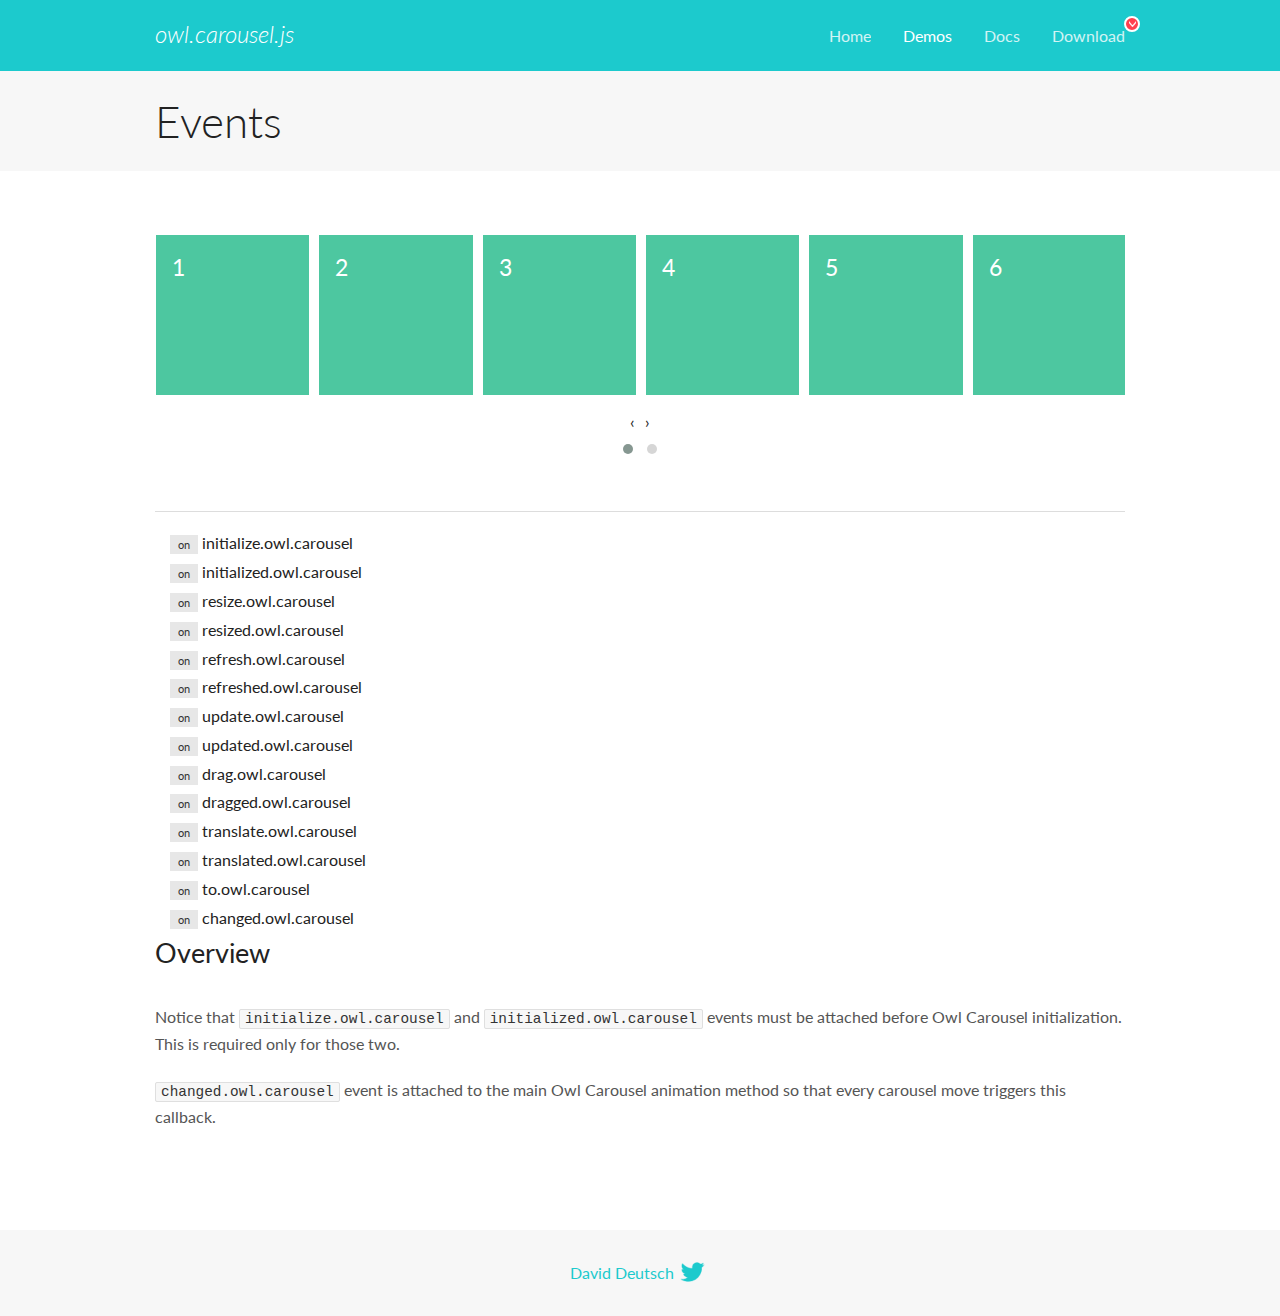
<file: Webbanhang/OwlCarousel2-2.3.4/docs/demos/events.html>
<!DOCTYPE html>
<html lang="en">
  <head>

    <!-- head -->
    <meta charset="utf-8">
    <meta name="msapplication-tap-highlight" content="no" />
    <meta name="viewport" content="width=device-width, initial-scale=1.0" />
    <meta name="description" content="Events usage demo">
    <meta name="author" content="David Deutsch">
    <title>
      Events Demo | Owl Carousel | 2.3.4
    </title>

    <!-- Stylesheets -->
    <link href='https://fonts.googleapis.com/css?family=Lato:300,400,700,400italic,300italic' rel='stylesheet' type='text/css'>
    <link rel="stylesheet" href="../assets/css/docs.theme.min.css">

    <!-- Owl Stylesheets -->
    <link rel="stylesheet" href="../assets/owlcarousel/assets/owl.carousel.min.css">
    <link rel="stylesheet" href="../assets/owlcarousel/assets/owl.theme.default.min.css">

    <!-- HTML5 shim and Respond.js IE8 support of HTML5 elements and media queries -->

    <!--[if lt IE 9]>
      <script src="https://oss.maxcdn.com/libs/html5shiv/3.7.0/html5shiv.js"></script>
      <script src="https://oss.maxcdn.com/libs/respond.js/1.3.0/respond.min.js"></script>
    <![endif]-->

    <!-- Favicons -->
    <link rel="apple-touch-icon-precomposed" sizes="144x144" href="../assets/ico/apple-touch-icon-144-precomposed.png">
    <link rel="shortcut icon" href="../assets/ico/favicon.png">
    <link rel="shortcut icon" href="favicon.ico">

    <!-- Yeah i know js should not be in header. Its required for demos.-->

    <!-- javascript -->
    <script src="../assets/vendors/jquery.min.js"></script>
    <script src="../assets/owlcarousel/owl.carousel.js"></script>
  </head>
  <body>

    <!-- header -->
    <header class="header">
      <div class="row">
        <div class="large-12 columns">
          <div class="brand left">
            <h3>
              <a href="/OwlCarousel2/">owl.carousel.js</a> 
            </h3>
          </div>
          <a id="toggle-nav" class="right">
            <span></span> <span></span> <span></span> 
          </a> 
          <div class="nav-bar">
            <ul class="clearfix">
              <li> <a href="/OwlCarousel2/index.html">Home</a>  </li>
              <li class="active">
                <a href="/OwlCarousel2/demos/demos.html">Demos</a> 
              </li>
              <li> <a href="/OwlCarousel2/docs/started-welcome.html">Docs</a>  </li>
              <li>
                <a href="https://github.com/OwlCarousel2/OwlCarousel2/archive/2.3.4.zip">Download</a> 
                <span class="download"></span> 
              </li>
            </ul>
          </div>
        </div>
      </div>
    </header>

    <!-- title -->
    <section class="title">
      <div class="row">
        <div class="large-12 columns">
          <h1>Events</h1>
        </div>
      </div>
    </section>

    <!--  Demos -->
    <section id="demos">
      <div class="row">
        <div class="large-12 columns">
          <div class="owl-carousel owl-theme">
            <div class="item">
              <h4>1</h4>
            </div>
            <div class="item">
              <h4>2</h4>
            </div>
            <div class="item">
              <h4>3</h4>
            </div>
            <div class="item">
              <h4>4</h4>
            </div>
            <div class="item">
              <h4>5</h4>
            </div>
            <div class="item">
              <h4>6</h4>
            </div>
            <div class="item">
              <h4>7</h4>
            </div>
            <div class="item">
              <h4>8</h4>
            </div>
            <div class="item">
              <h4>9</h4>
            </div>
            <div class="item">
              <h4>10</h4>
            </div>
            <div class="item">
              <h4>11</h4>
            </div>
            <div class="item">
              <h4>12</h4>
            </div>
          </div>
          <hr>
          <div class="large-12 columns callbacks">
            <div><span class="label secondary initialize">on</span>  initialize.owl.carousel </div>
            <div><span class="label secondary initialized">on</span>  initialized.owl.carousel </div>
            <div><span class="label secondary resize">on</span>  resize.owl.carousel </div>
            <div><span class="label secondary resized">on</span>  resized.owl.carousel </div>
            <div><span class="label secondary refresh">on</span>  refresh.owl.carousel </div>
            <div><span class="label secondary refreshed">on</span>  refreshed.owl.carousel </div>
            <div><span class="label secondary update">on</span>  update.owl.carousel </div>
            <div><span class="label secondary updated">on</span>  updated.owl.carousel </div>
            <div><span class="label secondary drag">on</span>  drag.owl.carousel </div>
            <div><span class="label secondary dragged">on</span>  dragged.owl.carousel </div>
            <div><span class="label secondary translate">on</span>  translate.owl.carousel </div>
            <div><span class="label secondary translated">on</span>  translated.owl.carousel </div>
            <div><span class="label secondary to">on</span>  to.owl.carousel </div>
            <div><span class="label secondary changed">on</span>  changed.owl.carousel </div>
          </div>
          <h3 id="overview">Overview</h3>
          <p>Notice that <code>initialize.owl.carousel</code> and <code>initialized.owl.carousel</code> events must be attached before Owl Carousel initialization. This is required only for those two.</p>
          <p><code>changed.owl.carousel</code> event is attached to the main Owl Carousel animation method so that every carousel move triggers this callback.</p>
          <script>
            jQuery(document).ready(function($) {
              var owl = $('.owl-carousel');
              owl.on('initialize.owl.carousel initialized.owl.carousel ' +
                'initialize.owl.carousel initialize.owl.carousel ' +
                'resize.owl.carousel resized.owl.carousel ' +
                'refresh.owl.carousel refreshed.owl.carousel ' +
                'update.owl.carousel updated.owl.carousel ' +
                'drag.owl.carousel dragged.owl.carousel ' +
                'translate.owl.carousel translated.owl.carousel ' +
                'to.owl.carousel changed.owl.carousel',
                function(e) {
                  $('.' + e.type)
                    .removeClass('secondary')
                    .addClass('success');
                  window.setTimeout(function() {
                    $('.' + e.type)
                      .removeClass('success')
                      .addClass('secondary');
                  }, 500);
                });
              owl.owlCarousel({
                loop: true,
                nav: true,
                lazyLoad: true,
                margin: 10,
                video: true,
                responsive: {
                  0: {
                    items: 1
                  },
                  600: {
                    items: 3
                  },
                  960: {
                    items: 5,
                  },
                  1200: {
                    items: 6
                  }
                }
              });
            });
          </script>
        </div>
      </div>
    </section>

    <!-- footer -->
    <footer class="footer">
      <div class="row">
        <div class="large-12 columns">
          <h5>
            <a href="/OwlCarousel2/docs/support-contact.html">David Deutsch</a> 
            <a id="custom-tweet-button" href="https://twitter.com/share?url=https://github.com/OwlCarousel2/OwlCarousel2&text=Owl Carousel - This is so awesome! " target="_blank"></a> 
          </h5>
        </div>
      </div>
    </footer>

    <!-- vendors -->
    <script src="../assets/vendors/highlight.js"></script>
    <script src="../assets/js/app.js"></script>
  </body>
</html>
</file>
<file: assets/css/styles.css>
#main {
    border: 2px solid black;
    top: 70;
    height: 360px;
    border-radius: 9px;
}

#header {
    position: fixed;
    left: 0;
    right: 0;
    margin: 10px 20px 0px;
    height:42px;
    background-color: #FFEB62;
    border: 1px solid rgb(128, 123, 123);
    display: flex;
}

#header .header_left .avataMiniFb{
    height:30px;
    width: 30px;
    margin: 5px;
    border: 1px solid rgb(161, 149, 149);
    border-radius: 50%;
}

#header .header_left .avataMiniFb .contentF {
    margin: 8px 10px;
    font-family: sans-serif;
}

#header .search-btn {
    height: 23px;
    width: 140px;
    margin: -33px 45px;
    border: 1px solid rgb(161, 149, 149);
    border-radius: 25px;
}

#header .search-btn .contentSearch{
    margin: 4px 38px;
    font-family: sans-serif;
}

#header .header_center {
    display: flex;
    margin-left: 202px;
}

#header .header_center .star {
    height:30px;
    width: 30px;
    margin: 5px 20px;
    border: 1px solid rgb(161, 149, 149);
    border-radius: 50%;
    display: flex;
}

#header .header_right {
    display: flex;
    margin-left: 291px;
}

#header .header_right .square {
    height:30px;
    width: 30px;
    margin: 5px 10px;
    border: 1px solid rgb(161, 149, 149);
    display: flex;
}

#header .header_right .avtUserMini {
    height:30px;
    width: 30px;
    margin: 5px;
    border: 1px solid rgb(161, 149, 149);
    border-radius: 50%;
}

#header .header_right .avtUserMini .imgAvtUser {
    width: 30px;
    height: 30px;
    border-radius: 50%;
}

#backgroundfb {
    position: fixed;
    display: flex;
    top: 70;
    left: 0;
    right: 0;
    margin: 70px 153px 0px;
    height: 120px;
    background-color: #FFEB62;
    border: 2px solid rgb(161, 149, 149);
}

#backgroundfb .avtStarYellow .starYellow {
    height: 120px;
    width: 120px;
    margin: 0px 24px;
}

#avatarUserFb {
    position: fixed;
    display: flex;
    left: 0;
    right: 0;
    margin: 197px 152px 0px;
    height: 60px;
    /* background-color: #0f0f0f; */
}

#avatarUserFb .avatarUserFb_left {
    display: flex;
}

#avatarUserFb .avatarUserFb_left .avtUser {
    height: 100px;
    width: 100px;
    margin: -26px 28px;
    border: 2px solid rgb(161, 149, 149);
    border-radius: 50%;
    display: flex;
}

#avatarUserFb .avatarUserFb_left .avtUser .imgAvt {
    height: 100px;
    width: 100px;
    border-radius: 50%;
    display: flex;
}

#avatarUserFb .avatarUserFb_left .nameUser {
    margin: -13px -15px;
    font-family: sans-serif;
}

#avatarUserFb .avatarUserFb_left .nameUser .text_User_Name {
    margin: -14px -3px;
    font-family: sans-serif;
    font-size: 12px;
}

#avatarUserFb .avatarUserFb_right {
    margin: 0px 0px 0px 373px;
}

#avatarUserFb .avatarUserFb_right .button_Mess {
    height: 23px;
    width: 200px;
    margin: 15px 0px 0px 170px;
    border: 1px solid rgb(161, 149, 149);
    border-radius: 25px;
    background-color: #FFEB62;
}

#avatarUserFb .avatarUserFb_right .button_Mess .iconMess {
    height: 23px;
    width: 23px;
    border-radius: 50%;
    margin-left: 27px;
}

#avatarUserFb .avatarUserFb_right .button_Mess .text_button_Mess {
    border-radius: 50%;
    margin: -23px 0px 0px 52px;
    font-family: sans-serif;
}

#avatarUserFb .avatarUserFb_right .note_Button_Mess {
    margin: -6px 0px 0px 180px;
    font-family: sans-serif;
    font-size: 12px;
}

#content {
    position: fixed;
    left: 0;
    right: 0;
    margin: 284px 10px;
    height: 73px;
    /* background-color: #FFEB62; */
    border-top: 2px solid rgb(161, 149, 149);
    border-bottom-left-radius: 9px;
    border-bottom-right-radius: 9px;
    display: flex;
}

#content .content_left {
    display: flex;
    margin: 8px 149px;
}

#content .content_left .content_Button_1{
    font-family: sans-serif;
    color: rgb(0, 199, 199);
    margin-left: 10px;
}

#content .content_left .content_Button_2, .content_Button_3{
    font-family: sans-serif;
    margin-left: 10px;
}

#content .content_left .button_down{
    font-family: sans-serif;
    margin: 20px 0px;
    height: 18px;
    width: 18px;
}

#content .content_right {
    display: flex;
    margin: 15px 0px 0px 406px;
}

#content .content_right .icon_like{
    height: 23px;
    width: 80px;
    margin: 10px 0px 0px 10px;
    border: 1px solid rgb(161, 149, 149);
    border-radius: 6px;
    background-color: #FFEB62;
}

#content .content_right .icon_like_text {
    font-family: sans-serif;
    color: rgb(0, 199, 199);
    margin: 4px 24px;
}

#content .content_right .icon_star {
    height: 23px;
    width: 30px;
    margin: 10px 0px 0px 10px;
    border: 1px solid rgb(161, 149, 149);
    border-radius: 6px;
    background-color: #FFEB62;
}

#content .content_right .icon_star .icon_star_img {
    height: 15px;
    width: 15px;
    margin: 4px 0px 0px 8px;
    border-radius: 6px;
}

#content .content_right .icon_cham {
    height: 23px;
    width: 30px;
    margin: 10px 0px 0px 10px;
    border: 1px solid rgb(161, 149, 149);
    border-radius: 6px;
    background-color: #FFEB62;
}

#content .content_right .icon_cham .icon_3cham_img {
    height: 15px;
    width: 20px;
    margin: 4px 0px 0px 6px;
    border-radius: 6px;
}
</file>
<file: assets/fonts/themify-icons/themify-icons.css>
@font-face {
	font-family: 'themify';
	src:url('fonts/themify.eot?-fvbane');
	src:url('fonts/themify.eot?#iefix-fvbane') format('embedded-opentype'),
		url('fonts/themify.woff?-fvbane') format('woff'),
		url('fonts/themify.ttf?-fvbane') format('truetype'),
		url('fonts/themify.svg?-fvbane#themify') format('svg');
	font-weight: normal;
	font-style: normal;
}

[class^="ti-"], [class*=" ti-"] {
	font-family: 'themify';
	speak: none;
	font-style: normal;
	font-weight: normal;
	font-variant: normal;
	text-transform: none;
	line-height: 1;

	/* Better Font Rendering =========== */
	-webkit-font-smoothing: antialiased;
	-moz-osx-font-smoothing: grayscale;
}

.ti-wand:before {
	content: "\e600";
}
.ti-volume:before {
	content: "\e601";
}
.ti-user:before {
	content: "\e602";
}
.ti-unlock:before {
	content: "\e603";
}
.ti-unlink:before {
	content: "\e604";
}
.ti-trash:before {
	content: "\e605";
}
.ti-thought:before {
	content: "\e606";
}
.ti-target:before {
	content: "\e607";
}
.ti-tag:before {
	content: "\e608";
}
.ti-tablet:before {
	content: "\e609";
}
.ti-star:before {
	content: "\e60a";
}
.ti-spray:before {
	content: "\e60b";
}
.ti-signal:before {
	content: "\e60c";
}
.ti-shopping-cart:before {
	content: "\e60d";
}
.ti-shopping-cart-full:before {
	content: "\e60e";
}
.ti-settings:before {
	content: "\e60f";
}
.ti-search:before {
	content: "\e610";
}
.ti-zoom-in:before {
	content: "\e611";
}
.ti-zoom-out:before {
	content: "\e612";
}
.ti-cut:before {
	content: "\e613";
}
.ti-ruler:before {
	content: "\e614";
}
.ti-ruler-pencil:before {
	content: "\e615";
}
.ti-ruler-alt:before {
	content: "\e616";
}
.ti-bookmark:before {
	content: "\e617";
}
.ti-bookmark-alt:before {
	content: "\e618";
}
.ti-reload:before {
	content: "\e619";
}
.ti-plus:before {
	content: "\e61a";
}
.ti-pin:before {
	content: "\e61b";
}
.ti-pencil:before {
	content: "\e61c";
}
.ti-pencil-alt:before {
	content: "\e61d";
}
.ti-paint-roller:before {
	content: "\e61e";
}
.ti-paint-bucket:before {
	content: "\e61f";
}
.ti-na:before {
	content: "\e620";
}
.ti-mobile:before {
	content: "\e621";
}
.ti-minus:before {
	content: "\e622";
}
.ti-medall:before {
	content: "\e623";
}
.ti-medall-alt:before {
	content: "\e624";
}
.ti-marker:before {
	content: "\e625";
}
.ti-marker-alt:before {
	content: "\e626";
}
.ti-arrow-up:before {
	content: "\e627";
}
.ti-arrow-right:before {
	content: "\e628";
}
.ti-arrow-left:before {
	content: "\e629";
}
.ti-arrow-down:before {
	content: "\e62a";
}
.ti-lock:before {
	content: "\e62b";
}
.ti-location-arrow:before {
	content: "\e62c";
}
.ti-link:before {
	content: "\e62d";
}
.ti-layout:before {
	content: "\e62e";
}
.ti-layers:before {
	content: "\e62f";
}
.ti-layers-alt:before {
	content: "\e630";
}
.ti-key:before {
	content: "\e631";
}
.ti-import:before {
	content: "\e632";
}
.ti-image:before {
	content: "\e633";
}
.ti-heart:before {
	content: "\e634";
}
.ti-heart-broken:before {
	content: "\e635";
}
.ti-hand-stop:before {
	content: "\e636";
}
.ti-hand-open:before {
	content: "\e637";
}
.ti-hand-drag:before {
	content: "\e638";
}
.ti-folder:before {
	content: "\e639";
}
.ti-flag:before {
	content: "\e63a";
}
.ti-flag-alt:before {
	content: "\e63b";
}
.ti-flag-alt-2:before {
	content: "\e63c";
}
.ti-eye:before {
	content: "\e63d";
}
.ti-export:before {
	content: "\e63e";
}
.ti-exchange-vertical:before {
	content: "\e63f";
}
.ti-desktop:before {
	content: "\e640";
}
.ti-cup:before {
	content: "\e641";
}
.ti-crown:before {
	content: "\e642";
}
.ti-comments:before {
	content: "\e643";
}
.ti-comment:before {
	content: "\e644";
}
.ti-comment-alt:before {
	content: "\e645";
}
.ti-close:before {
	content: "\e646";
}
.ti-clip:before {
	content: "\e647";
}
.ti-angle-up:before {
	content: "\e648";
}
.ti-angle-right:before {
	content: "\e649";
}
.ti-angle-left:before {
	content: "\e64a";
}
.ti-angle-down:before {
	content: "\e64b";
}
.ti-check:before {
	content: "\e64c";
}
.ti-check-box:before {
	content: "\e64d";
}
.ti-camera:before {
	content: "\e64e";
}
.ti-announcement:before {
	content: "\e64f";
}
.ti-brush:before {
	content: "\e650";
}
.ti-briefcase:before {
	content: "\e651";
}
.ti-bolt:before {
	content: "\e652";
}
.ti-bolt-alt:before {
	content: "\e653";
}
.ti-blackboard:before {
	content: "\e654";
}
.ti-bag:before {
	content: "\e655";
}
.ti-move:before {
	content: "\e656";
}
.ti-arrows-vertical:before {
	content: "\e657";
}
.ti-arrows-horizontal:before {
	content: "\e658";
}
.ti-fullscreen:before {
	content: "\e659";
}
.ti-arrow-top-right:before {
	content: "\e65a";
}
.ti-arrow-top-left:before {
	content: "\e65b";
}
.ti-arrow-circle-up:before {
	content: "\e65c";
}
.ti-arrow-circle-right:before {
	content: "\e65d";
}
.ti-arrow-circle-left:before {
	content: "\e65e";
}
.ti-arrow-circle-down:before {
	content: "\e65f";
}
.ti-angle-double-up:before {
	content: "\e660";
}
.ti-angle-double-right:before {
	content: "\e661";
}
.ti-angle-double-left:before {
	content: "\e662";
}
.ti-angle-double-down:before {
	content: "\e663";
}
.ti-zip:before {
	content: "\e664";
}
.ti-world:before {
	content: "\e665";
}
.ti-wheelchair:before {
	content: "\e666";
}
.ti-view-list:before {
	content: "\e667";
}
.ti-view-list-alt:before {
	content: "\e668";
}
.ti-view-grid:before {
	content: "\e669";
}
.ti-uppercase:before {
	content: "\e66a";
}
.ti-upload:before {
	content: "\e66b";
}
.ti-underline:before {
	content: "\e66c";
}
.ti-truck:before {
	content: "\e66d";
}
.ti-timer:before {
	content: "\e66e";
}
.ti-ticket:before {
	content: "\e66f";
}
.ti-thumb-up:before {
	content: "\e670";
}
.ti-thumb-down:before {
	content: "\e671";
}
.ti-text:before {
	content: "\e672";
}
.ti-stats-up:before {
	content: "\e673";
}
.ti-stats-down:before {
	content: "\e674";
}
.ti-split-v:before {
	content: "\e675";
}
.ti-split-h:before {
	content: "\e676";
}
.ti-smallcap:before {
	content: "\e677";
}
.ti-shine:before {
	content: "\e678";
}
.ti-shift-right:before {
	content: "\e679";
}
.ti-shift-left:before {
	content: "\e67a";
}
.ti-shield:before {
	content: "\e67b";
}
.ti-notepad:before {
	content: "\e67c";
}
.ti-server:before {
	content: "\e67d";
}
.ti-quote-right:before {
	content: "\e67e";
}
.ti-quote-left:before {
	content: "\e67f";
}
.ti-pulse:before {
	content: "\e680";
}
.ti-printer:before {
	content: "\e681";
}
.ti-power-off:before {
	content: "\e682";
}
.ti-plug:before {
	content: "\e683";
}
.ti-pie-chart:before {
	content: "\e684";
}
.ti-paragraph:before {
	content: "\e685";
}
.ti-panel:before {
	content: "\e686";
}
.ti-package:before {
	content: "\e687";
}
.ti-music:before {
	content: "\e688";
}
.ti-music-alt:before {
	content: "\e689";
}
.ti-mouse:before {
	content: "\e68a";
}
.ti-mouse-alt:before {
	content: "\e68b";
}
.ti-money:before {
	content: "\e68c";
}
.ti-microphone:before {
	content: "\e68d";
}
.ti-menu:before {
	content: "\e68e";
}
.ti-menu-alt:before {
	content: "\e68f";
}
.ti-map:before {
	content: "\e690";
}
.ti-map-alt:before {
	content: "\e691";
}
.ti-loop:before {
	content: "\e692";
}
.ti-location-pin:before {
	content: "\e693";
}
.ti-list:before {
	content: "\e694";
}
.ti-light-bulb:before {
	content: "\e695";
}
.ti-Italic:before {
	content: "\e696";
}
.ti-info:before {
	content: "\e697";
}
.ti-infinite:before {
	content: "\e698";
}
.ti-id-badge:before {
	content: "\e699";
}
.ti-hummer:before {
	content: "\e69a";
}
.ti-home:before {
	content: "\e69b";
}
.ti-help:before {
	content: "\e69c";
}
.ti-headphone:before {
	content: "\e69d";
}
.ti-harddrives:before {
	content: "\e69e";
}
.ti-harddrive:before {
	content: "\e69f";
}
.ti-gift:before {
	content: "\e6a0";
}
.ti-game:before {
	content: "\e6a1";
}
.ti-filter:before {
	content: "\e6a2";
}
.ti-files:before {
	content: "\e6a3";
}
.ti-file:before {
	content: "\e6a4";
}
.ti-eraser:before {
	content: "\e6a5";
}
.ti-envelope:before {
	content: "\e6a6";
}
.ti-download:before {
	content: "\e6a7";
}
.ti-direction:before {
	content: "\e6a8";
}
.ti-direction-alt:before {
	content: "\e6a9";
}
.ti-dashboard:before {
	content: "\e6aa";
}
.ti-control-stop:before {
	content: "\e6ab";
}
.ti-control-shuffle:before {
	content: "\e6ac";
}
.ti-control-play:before {
	content: "\e6ad";
}
.ti-control-pause:before {
	content: "\e6ae";
}
.ti-control-forward:before {
	content: "\e6af";
}
.ti-control-backward:before {
	content: "\e6b0";
}
.ti-cloud:before {
	content: "\e6b1";
}
.ti-cloud-up:before {
	content: "\e6b2";
}
.ti-cloud-down:before {
	content: "\e6b3";
}
.ti-clipboard:before {
	content: "\e6b4";
}
.ti-car:before {
	content: "\e6b5";
}
.ti-calendar:before {
	content: "\e6b6";
}
.ti-book:before {
	content: "\e6b7";
}
.ti-bell:before {
	content: "\e6b8";
}
.ti-basketball:before {
	content: "\e6b9";
}
.ti-bar-chart:before {
	content: "\e6ba";
}
.ti-bar-chart-alt:before {
	content: "\e6bb";
}
.ti-back-right:before {
	content: "\e6bc";
}
.ti-back-left:before {
	content: "\e6bd";
}
.ti-arrows-corner:before {
	content: "\e6be";
}
.ti-archive:before {
	content: "\e6bf";
}
.ti-anchor:before {
	content: "\e6c0";
}
.ti-align-right:before {
	content: "\e6c1";
}
.ti-align-left:before {
	content: "\e6c2";
}
.ti-align-justify:before {
	content: "\e6c3";
}
.ti-align-center:before {
	content: "\e6c4";
}
.ti-alert:before {
	content: "\e6c5";
}
.ti-alarm-clock:before {
	content: "\e6c6";
}
.ti-agenda:before {
	content: "\e6c7";
}
.ti-write:before {
	content: "\e6c8";
}
.ti-window:before {
	content: "\e6c9";
}
.ti-widgetized:before {
	content: "\e6ca";
}
.ti-widget:before {
	content: "\e6cb";
}
.ti-widget-alt:before {
	content: "\e6cc";
}
.ti-wallet:before {
	content: "\e6cd";
}
.ti-video-clapper:before {
	content: "\e6ce";
}
.ti-video-camera:before {
	content: "\e6cf";
}
.ti-vector:before {
	content: "\e6d0";
}
.ti-themify-logo:before {
	content: "\e6d1";
}
.ti-themify-favicon:before {
	content: "\e6d2";
}
.ti-themify-favicon-alt:before {
	content: "\e6d3";
}
.ti-support:before {
	content: "\e6d4";
}
.ti-stamp:before {
	content: "\e6d5";
}
.ti-split-v-alt:before {
	content: "\e6d6";
}
.ti-slice:before {
	content: "\e6d7";
}
.ti-shortcode:before {
	content: "\e6d8";
}
.ti-shift-right-alt:before {
	content: "\e6d9";
}
.ti-shift-left-alt:before {
	content: "\e6da";
}
.ti-ruler-alt-2:before {
	content: "\e6db";
}
.ti-receipt:before {
	content: "\e6dc";
}
.ti-pin2:before {
	content: "\e6dd";
}
.ti-pin-alt:before {
	content: "\e6de";
}
.ti-pencil-alt2:before {
	content: "\e6df";
}
.ti-palette:before {
	content: "\e6e0";
}
.ti-more:before {
	content: "\e6e1";
}
.ti-more-alt:before {
	content: "\e6e2";
}
.ti-microphone-alt:before {
	content: "\e6e3";
}
.ti-magnet:before {
	content: "\e6e4";
}
.ti-line-double:before {
	content: "\e6e5";
}
.ti-line-dotted:before {
	content: "\e6e6";
}
.ti-line-dashed:before {
	content: "\e6e7";
}
.ti-layout-width-full:before {
	content: "\e6e8";
}
.ti-layout-width-default:before {
	content: "\e6e9";
}
.ti-layout-width-default-alt:before {
	content: "\e6ea";
}
.ti-layout-tab:before {
	content: "\e6eb";
}
.ti-layout-tab-window:before {
	content: "\e6ec";
}
.ti-layout-tab-v:before {
	content: "\e6ed";
}
.ti-layout-tab-min:before {
	content: "\e6ee";
}
.ti-layout-slider:before {
	content: "\e6ef";
}
.ti-layout-slider-alt:before {
	content: "\e6f0";
}
.ti-layout-sidebar-right:before {
	content: "\e6f1";
}
.ti-layout-sidebar-none:before {
	content: "\e6f2";
}
.ti-layout-sidebar-left:before {
	content: "\e6f3";
}
.ti-layout-placeholder:before {
	content: "\e6f4";
}
.ti-layout-menu:before {
	content: "\e6f5";
}
.ti-layout-menu-v:before {
	content: "\e6f6";
}
.ti-layout-menu-separated:before {
	content: "\e6f7";
}
.ti-layout-menu-full:before {
	content: "\e6f8";
}
.ti-layout-media-right-alt:before {
	content: "\e6f9";
}
.ti-layout-media-right:before {
	content: "\e6fa";
}
.ti-layout-media-overlay:before {
	content: "\e6fb";
}
.ti-layout-media-overlay-alt:before {
	content: "\e6fc";
}
.ti-layout-media-overlay-alt-2:before {
	content: "\e6fd";
}
.ti-layout-media-left-alt:before {
	content: "\e6fe";
}
.ti-layout-media-left:before {
	content: "\e6ff";
}
.ti-layout-media-center-alt:before {
	content: "\e700";
}
.ti-layout-media-center:before {
	content: "\e701";
}
.ti-layout-list-thumb:before {
	content: "\e702";
}
.ti-layout-list-thumb-alt:before {
	content: "\e703";
}
.ti-layout-list-post:before {
	content: "\e704";
}
.ti-layout-list-large-image:before {
	content: "\e705";
}
.ti-layout-line-solid:before {
	content: "\e706";
}
.ti-layout-grid4:before {
	content: "\e707";
}
.ti-layout-grid3:before {
	content: "\e708";
}
.ti-layout-grid2:before {
	content: "\e709";
}
.ti-layout-grid2-thumb:before {
	content: "\e70a";
}
.ti-layout-cta-right:before {
	content: "\e70b";
}
.ti-layout-cta-left:before {
	content: "\e70c";
}
.ti-layout-cta-center:before {
	content: "\e70d";
}
.ti-layout-cta-btn-right:before {
	content: "\e70e";
}
.ti-layout-cta-btn-left:before {
	content: "\e70f";
}
.ti-layout-column4:before {
	content: "\e710";
}
.ti-layout-column3:before {
	content: "\e711";
}
.ti-layout-column2:before {
	content: "\e712";
}
.ti-layout-accordion-separated:before {
	content: "\e713";
}
.ti-layout-accordion-merged:before {
	content: "\e714";
}
.ti-layout-accordion-list:before {
	content: "\e715";
}
.ti-ink-pen:before {
	content: "\e716";
}
.ti-info-alt:before {
	content: "\e717";
}
.ti-help-alt:before {
	content: "\e718";
}
.ti-headphone-alt:before {
	content: "\e719";
}
.ti-hand-point-up:before {
	content: "\e71a";
}
.ti-hand-point-right:before {
	content: "\e71b";
}
.ti-hand-point-left:before {
	content: "\e71c";
}
.ti-hand-point-down:before {
	content: "\e71d";
}
.ti-gallery:before {
	content: "\e71e";
}
.ti-face-smile:before {
	content: "\e71f";
}
.ti-face-sad:before {
	content: "\e720";
}
.ti-credit-card:before {
	content: "\e721";
}
.ti-control-skip-forward:before {
	content: "\e722";
}
.ti-control-skip-backward:before {
	content: "\e723";
}
.ti-control-record:before {
	content: "\e724";
}
.ti-control-eject:before {
	content: "\e725";
}
.ti-comments-smiley:before {
	content: "\e726";
}
.ti-brush-alt:before {
	content: "\e727";
}
.ti-youtube:before {
	content: "\e728";
}
.ti-vimeo:before {
	content: "\e729";
}
.ti-twitter:before {
	content: "\e72a";
}
.ti-time:before {
	content: "\e72b";
}
.ti-tumblr:before {
	content: "\e72c";
}
.ti-skype:before {
	content: "\e72d";
}
.ti-share:before {
	content: "\e72e";
}
.ti-share-alt:before {
	content: "\e72f";
}
.ti-rocket:before {
	content: "\e730";
}
.ti-pinterest:before {
	content: "\e731";
}
.ti-new-window:before {
	content: "\e732";
}
.ti-microsoft:before {
	content: "\e733";
}
.ti-list-ol:before {
	content: "\e734";
}
.ti-linkedin:before {
	content: "\e735";
}
.ti-layout-sidebar-2:before {
	content: "\e736";
}
.ti-layout-grid4-alt:before {
	content: "\e737";
}
.ti-layout-grid3-alt:before {
	content: "\e738";
}
.ti-layout-grid2-alt:before {
	content: "\e739";
}
.ti-layout-column4-alt:before {
	content: "\e73a";
}
.ti-layout-column3-alt:before {
	content: "\e73b";
}
.ti-layout-column2-alt:before {
	content: "\e73c";
}
.ti-instagram:before {
	content: "\e73d";
}
.ti-google:before {
	content: "\e73e";
}
.ti-github:before {
	content: "\e73f";
}
.ti-flickr:before {
	content: "\e740";
}
.ti-facebook:before {
	content: "\e741";
}
.ti-dropbox:before {
	content: "\e742";
}
.ti-dribbble:before {
	content: "\e743";
}
.ti-apple:before {
	content: "\e744";
}
.ti-android:before {
	content: "\e745";
}
.ti-save:before {
	content: "\e746";
}
.ti-save-alt:before {
	content: "\e747";
}
.ti-yahoo:before {
	content: "\e748";
}
.ti-wordpress:before {
	content: "\e749";
}
.ti-vimeo-alt:before {
	content: "\e74a";
}
.ti-twitter-alt:before {
	content: "\e74b";
}
.ti-tumblr-alt:before {
	content: "\e74c";
}
.ti-trello:before {
	content: "\e74d";
}
.ti-stack-overflow:before {
	content: "\e74e";
}
.ti-soundcloud:before {
	content: "\e74f";
}
.ti-sharethis:before {
	content: "\e750";
}
.ti-sharethis-alt:before {
	content: "\e751";
}
.ti-reddit:before {
	content: "\e752";
}
.ti-pinterest-alt:before {
	content: "\e753";
}
.ti-microsoft-alt:before {
	content: "\e754";
}
.ti-linux:before {
	content: "\e755";
}
.ti-jsfiddle:before {
	content: "\e756";
}
.ti-joomla:before {
	content: "\e757";
}
.ti-html5:before {
	content: "\e758";
}
.ti-flickr-alt:before {
	content: "\e759";
}
.ti-email:before {
	content: "\e75a";
}
.ti-drupal:before {
	content: "\e75b";
}
.ti-dropbox-alt:before {
	content: "\e75c";
}
.ti-css3:before {
	content: "\e75d";
}
.ti-rss:before {
	content: "\e75e";
}
.ti-rss-alt:before {
	content: "\e75f";
}
</file>
<file: assets/fonts/themify-icons/demo-files/demo.css>
body {
	font: normal 1em/1.5em Arial, Helvetica, sans-serif;
	max-width: 90%;
	margin: 30px auto 0;
}
h1, h3 {
	font-weight: normal;
}
h3 {
	font-size: 1.4;
	text-transform: uppercase;
	letter-spacing: 1px;
}

.icon-section {
	margin: 0 0 3em;
	clear: both;
	overflow: hidden;
}
.icon-container {
	width: 240px; 
	padding: .7em 0;
	float: left; 
	position: relative;
	text-align: left;
}
.icon-container [class^="ti-"], 
.icon-container [class*=" ti-"] {
	color: #000;
	position: absolute;
	margin-top: 3px;
	transition: .3s;
}
.icon-container:hover [class^="ti-"],
.icon-container:hover [class*=" ti-"] {
	font-size: 2.2em;
	margin-top: -5px;
}
.icon-container:hover .icon-name {
	color: #000;
}
.icon-name {
	color: #aaa;
	margin-left: 35px;
	font-size: .8em;
	transition: .3s;
}
.icon-container:hover .icon-name {
	margin-left: 45px;
}
</file>
<file: assets/fonts/themify-icons/ie7/ie7.css>
.ti-wand {
	*zoom: expression(this.runtimeStyle['zoom'] = '1', this.innerHTML = '&#xe600;');
}
.ti-volume {
	*zoom: expression(this.runtimeStyle['zoom'] = '1', this.innerHTML = '&#xe601;');
}
.ti-user {
	*zoom: expression(this.runtimeStyle['zoom'] = '1', this.innerHTML = '&#xe602;');
}
.ti-unlock {
	*zoom: expression(this.runtimeStyle['zoom'] = '1', this.innerHTML = '&#xe603;');
}
.ti-unlink {
	*zoom: expression(this.runtimeStyle['zoom'] = '1', this.innerHTML = '&#xe604;');
}
.ti-trash {
	*zoom: expression(this.runtimeStyle['zoom'] = '1', this.innerHTML = '&#xe605;');
}
.ti-thought {
	*zoom: expression(this.runtimeStyle['zoom'] = '1', this.innerHTML = '&#xe606;');
}
.ti-target {
	*zoom: expression(this.runtimeStyle['zoom'] = '1', this.innerHTML = '&#xe607;');
}
.ti-tag {
	*zoom: expression(this.runtimeStyle['zoom'] = '1', this.innerHTML = '&#xe608;');
}
.ti-tablet {
	*zoom: expression(this.runtimeStyle['zoom'] = '1', this.innerHTML = '&#xe609;');
}
.ti-star {
	*zoom: expression(this.runtimeStyle['zoom'] = '1', this.innerHTML = '&#xe60a;');
}
.ti-spray {
	*zoom: expression(this.runtimeStyle['zoom'] = '1', this.innerHTML = '&#xe60b;');
}
.ti-signal {
	*zoom: expression(this.runtimeStyle['zoom'] = '1', this.innerHTML = '&#xe60c;');
}
.ti-shopping-cart {
	*zoom: expression(this.runtimeStyle['zoom'] = '1', this.innerHTML = '&#xe60d;');
}
.ti-shopping-cart-full {
	*zoom: expression(this.runtimeStyle['zoom'] = '1', this.innerHTML = '&#xe60e;');
}
.ti-settings {
	*zoom: expression(this.runtimeStyle['zoom'] = '1', this.innerHTML = '&#xe60f;');
}
.ti-search {
	*zoom: expression(this.runtimeStyle['zoom'] = '1', this.innerHTML = '&#xe610;');
}
.ti-zoom-in {
	*zoom: expression(this.runtimeStyle['zoom'] = '1', this.innerHTML = '&#xe611;');
}
.ti-zoom-out {
	*zoom: expression(this.runtimeStyle['zoom'] = '1', this.innerHTML = '&#xe612;');
}
.ti-cut {
	*zoom: expression(this.runtimeStyle['zoom'] = '1', this.innerHTML = '&#xe613;');
}
.ti-ruler {
	*zoom: expression(this.runtimeStyle['zoom'] = '1', this.innerHTML = '&#xe614;');
}
.ti-ruler-pencil {
	*zoom: expression(this.runtimeStyle['zoom'] = '1', this.innerHTML = '&#xe615;');
}
.ti-ruler-alt {
	*zoom: expression(this.runtimeStyle['zoom'] = '1', this.innerHTML = '&#xe616;');
}
.ti-bookmark {
	*zoom: expression(this.runtimeStyle['zoom'] = '1', this.innerHTML = '&#xe617;');
}
.ti-bookmark-alt {
	*zoom: expression(this.runtimeStyle['zoom'] = '1', this.innerHTML = '&#xe618;');
}
.ti-reload {
	*zoom: expression(this.runtimeStyle['zoom'] = '1', this.innerHTML = '&#xe619;');
}
.ti-plus {
	*zoom: expression(this.runtimeStyle['zoom'] = '1', this.innerHTML = '&#xe61a;');
}
.ti-pin {
	*zoom: expression(this.runtimeStyle['zoom'] = '1', this.innerHTML = '&#xe61b;');
}
.ti-pencil {
	*zoom: expression(this.runtimeStyle['zoom'] = '1', this.innerHTML = '&#xe61c;');
}
.ti-pencil-alt {
	*zoom: expression(this.runtimeStyle['zoom'] = '1', this.innerHTML = '&#xe61d;');
}
.ti-paint-roller {
	*zoom: expression(this.runtimeStyle['zoom'] = '1', this.innerHTML = '&#xe61e;');
}
.ti-paint-bucket {
	*zoom: expression(this.runtimeStyle['zoom'] = '1', this.innerHTML = '&#xe61f;');
}
.ti-na {
	*zoom: expression(this.runtimeStyle['zoom'] = '1', this.innerHTML = '&#xe620;');
}
.ti-mobile {
	*zoom: expression(this.runtimeStyle['zoom'] = '1', this.innerHTML = '&#xe621;');
}
.ti-minus {
	*zoom: expression(this.runtimeStyle['zoom'] = '1', this.innerHTML = '&#xe622;');
}
.ti-medall {
	*zoom: expression(this.runtimeStyle['zoom'] = '1', this.innerHTML = '&#xe623;');
}
.ti-medall-alt {
	*zoom: expression(this.runtimeStyle['zoom'] = '1', this.innerHTML = '&#xe624;');
}
.ti-marker {
	*zoom: expression(this.runtimeStyle['zoom'] = '1', this.innerHTML = '&#xe625;');
}
.ti-marker-alt {
	*zoom: expression(this.runtimeStyle['zoom'] = '1', this.innerHTML = '&#xe626;');
}
.ti-arrow-up {
	*zoom: expression(this.runtimeStyle['zoom'] = '1', this.innerHTML = '&#xe627;');
}
.ti-arrow-right {
	*zoom: expression(this.runtimeStyle['zoom'] = '1', this.innerHTML = '&#xe628;');
}
.ti-arrow-left {
	*zoom: expression(this.runtimeStyle['zoom'] = '1', this.innerHTML = '&#xe629;');
}
.ti-arrow-down {
	*zoom: expression(this.runtimeStyle['zoom'] = '1', this.innerHTML = '&#xe62a;');
}
.ti-lock {
	*zoom: expression(this.runtimeStyle['zoom'] = '1', this.innerHTML = '&#xe62b;');
}
.ti-location-arrow {
	*zoom: expression(this.runtimeStyle['zoom'] = '1', this.innerHTML = '&#xe62c;');
}
.ti-link {
	*zoom: expression(this.runtimeStyle['zoom'] = '1', this.innerHTML = '&#xe62d;');
}
.ti-layout {
	*zoom: expression(this.runtimeStyle['zoom'] = '1', this.innerHTML = '&#xe62e;');
}
.ti-layers {
	*zoom: expression(this.runtimeStyle['zoom'] = '1', this.innerHTML = '&#xe62f;');
}
.ti-layers-alt {
	*zoom: expression(this.runtimeStyle['zoom'] = '1', this.innerHTML = '&#xe630;');
}
.ti-key {
	*zoom: expression(this.runtimeStyle['zoom'] = '1', this.innerHTML = '&#xe631;');
}
.ti-import {
	*zoom: expression(this.runtimeStyle['zoom'] = '1', this.innerHTML = '&#xe632;');
}
.ti-image {
	*zoom: expression(this.runtimeStyle['zoom'] = '1', this.innerHTML = '&#xe633;');
}
.ti-heart {
	*zoom: expression(this.runtimeStyle['zoom'] = '1', this.innerHTML = '&#xe634;');
}
.ti-heart-broken {
	*zoom: expression(this.runtimeStyle['zoom'] = '1', this.innerHTML = '&#xe635;');
}
.ti-hand-stop {
	*zoom: expression(this.runtimeStyle['zoom'] = '1', this.innerHTML = '&#xe636;');
}
.ti-hand-open {
	*zoom: expression(this.runtimeStyle['zoom'] = '1', this.innerHTML = '&#xe637;');
}
.ti-hand-drag {
	*zoom: expression(this.runtimeStyle['zoom'] = '1', this.innerHTML = '&#xe638;');
}
.ti-folder {
	*zoom: expression(this.runtimeStyle['zoom'] = '1', this.innerHTML = '&#xe639;');
}
.ti-flag {
	*zoom: expression(this.runtimeStyle['zoom'] = '1', this.innerHTML = '&#xe63a;');
}
.ti-flag-alt {
	*zoom: expression(this.runtimeStyle['zoom'] = '1', this.innerHTML = '&#xe63b;');
}
.ti-flag-alt-2 {
	*zoom: expression(this.runtimeStyle['zoom'] = '1', this.innerHTML = '&#xe63c;');
}
.ti-eye {
	*zoom: expression(this.runtimeStyle['zoom'] = '1', this.innerHTML = '&#xe63d;');
}
.ti-export {
	*zoom: expression(this.runtimeStyle['zoom'] = '1', this.innerHTML = '&#xe63e;');
}
.ti-exchange-vertical {
	*zoom: expression(this.runtimeStyle['zoom'] = '1', this.innerHTML = '&#xe63f;');
}
.ti-desktop {
	*zoom: expression(this.runtimeStyle['zoom'] = '1', this.innerHTML = '&#xe640;');
}
.ti-cup {
	*zoom: expression(this.runtimeStyle['zoom'] = '1', this.innerHTML = '&#xe641;');
}
.ti-crown {
	*zoom: expression(this.runtimeStyle['zoom'] = '1', this.innerHTML = '&#xe642;');
}
.ti-comments {
	*zoom: expression(this.runtimeStyle['zoom'] = '1', this.innerHTML = '&#xe643;');
}
.ti-comment {
	*zoom: expression(this.runtimeStyle['zoom'] = '1', this.innerHTML = '&#xe644;');
}
.ti-comment-alt {
	*zoom: expression(this.runtimeStyle['zoom'] = '1', this.innerHTML = '&#xe645;');
}
.ti-close {
	*zoom: expression(this.runtimeStyle['zoom'] = '1', this.innerHTML = '&#xe646;');
}
.ti-clip {
	*zoom: expression(this.runtimeStyle['zoom'] = '1', this.innerHTML = '&#xe647;');
}
.ti-angle-up {
	*zoom: expression(this.runtimeStyle['zoom'] = '1', this.innerHTML = '&#xe648;');
}
.ti-angle-right {
	*zoom: expression(this.runtimeStyle['zoom'] = '1', this.innerHTML = '&#xe649;');
}
.ti-angle-left {
	*zoom: expression(this.runtimeStyle['zoom'] = '1', this.innerHTML = '&#xe64a;');
}
.ti-angle-down {
	*zoom: expression(this.runtimeStyle['zoom'] = '1', this.innerHTML = '&#xe64b;');
}
.ti-check {
	*zoom: expression(this.runtimeStyle['zoom'] = '1', this.innerHTML = '&#xe64c;');
}
.ti-check-box {
	*zoom: expression(this.runtimeStyle['zoom'] = '1', this.innerHTML = '&#xe64d;');
}
.ti-camera {
	*zoom: expression(this.runtimeStyle['zoom'] = '1', this.innerHTML = '&#xe64e;');
}
.ti-announcement {
	*zoom: expression(this.runtimeStyle['zoom'] = '1', this.innerHTML = '&#xe64f;');
}
.ti-brush {
	*zoom: expression(this.runtimeStyle['zoom'] = '1', this.innerHTML = '&#xe650;');
}
.ti-briefcase {
	*zoom: expression(this.runtimeStyle['zoom'] = '1', this.innerHTML = '&#xe651;');
}
.ti-bolt {
	*zoom: expression(this.runtimeStyle['zoom'] = '1', this.innerHTML = '&#xe652;');
}
.ti-bolt-alt {
	*zoom: expression(this.runtimeStyle['zoom'] = '1', this.innerHTML = '&#xe653;');
}
.ti-blackboard {
	*zoom: expression(this.runtimeStyle['zoom'] = '1', this.innerHTML = '&#xe654;');
}
.ti-bag {
	*zoom: expression(this.runtimeStyle['zoom'] = '1', this.innerHTML = '&#xe655;');
}
.ti-move {
	*zoom: expression(this.runtimeStyle['zoom'] = '1', this.innerHTML = '&#xe656;');
}
.ti-arrows-vertical {
	*zoom: expression(this.runtimeStyle['zoom'] = '1', this.innerHTML = '&#xe657;');
}
.ti-arrows-horizontal {
	*zoom: expression(this.runtimeStyle['zoom'] = '1', this.innerHTML = '&#xe658;');
}
.ti-fullscreen {
	*zoom: expression(this.runtimeStyle['zoom'] = '1', this.innerHTML = '&#xe659;');
}
.ti-arrow-top-right {
	*zoom: expression(this.runtimeStyle['zoom'] = '1', this.innerHTML = '&#xe65a;');
}
.ti-arrow-top-left {
	*zoom: expression(this.runtimeStyle['zoom'] = '1', this.innerHTML = '&#xe65b;');
}
.ti-arrow-circle-up {
	*zoom: expression(this.runtimeStyle['zoom'] = '1', this.innerHTML = '&#xe65c;');
}
.ti-arrow-circle-right {
	*zoom: expression(this.runtimeStyle['zoom'] = '1', this.innerHTML = '&#xe65d;');
}
.ti-arrow-circle-left {
	*zoom: expression(this.runtimeStyle['zoom'] = '1', this.innerHTML = '&#xe65e;');
}
.ti-arrow-circle-down {
	*zoom: expression(this.runtimeStyle['zoom'] = '1', this.innerHTML = '&#xe65f;');
}
.ti-angle-double-up {
	*zoom: expression(this.runtimeStyle['zoom'] = '1', this.innerHTML = '&#xe660;');
}
.ti-angle-double-right {
	*zoom: expression(this.runtimeStyle['zoom'] = '1', this.innerHTML = '&#xe661;');
}
.ti-angle-double-left {
	*zoom: expression(this.runtimeStyle['zoom'] = '1', this.innerHTML = '&#xe662;');
}
.ti-angle-double-down {
	*zoom: expression(this.runtimeStyle['zoom'] = '1', this.innerHTML = '&#xe663;');
}
.ti-zip {
	*zoom: expression(this.runtimeStyle['zoom'] = '1', this.innerHTML = '&#xe664;');
}
.ti-world {
	*zoom: expression(this.runtimeStyle['zoom'] = '1', this.innerHTML = '&#xe665;');
}
.ti-wheelchair {
	*zoom: expression(this.runtimeStyle['zoom'] = '1', this.innerHTML = '&#xe666;');
}
.ti-view-list {
	*zoom: expression(this.runtimeStyle['zoom'] = '1', this.innerHTML = '&#xe667;');
}
.ti-view-list-alt {
	*zoom: expression(this.runtimeStyle['zoom'] = '1', this.innerHTML = '&#xe668;');
}
.ti-view-grid {
	*zoom: expression(this.runtimeStyle['zoom'] = '1', this.innerHTML = '&#xe669;');
}
.ti-uppercase {
	*zoom: expression(this.runtimeStyle['zoom'] = '1', this.innerHTML = '&#xe66a;');
}
.ti-upload {
	*zoom: expression(this.runtimeStyle['zoom'] = '1', this.innerHTML = '&#xe66b;');
}
.ti-underline {
	*zoom: expression(this.runtimeStyle['zoom'] = '1', this.innerHTML = '&#xe66c;');
}
.ti-truck {
	*zoom: expression(this.runtimeStyle['zoom'] = '1', this.innerHTML = '&#xe66d;');
}
.ti-timer {
	*zoom: expression(this.runtimeStyle['zoom'] = '1', this.innerHTML = '&#xe66e;');
}
.ti-ticket {
	*zoom: expression(this.runtimeStyle['zoom'] = '1', this.innerHTML = '&#xe66f;');
}
.ti-thumb-up {
	*zoom: expression(this.runtimeStyle['zoom'] = '1', this.innerHTML = '&#xe670;');
}
.ti-thumb-down {
	*zoom: expression(this.runtimeStyle['zoom'] = '1', this.innerHTML = '&#xe671;');
}
.ti-text {
	*zoom: expression(this.runtimeStyle['zoom'] = '1', this.innerHTML = '&#xe672;');
}
.ti-stats-up {
	*zoom: expression(this.runtimeStyle['zoom'] = '1', this.innerHTML = '&#xe673;');
}
.ti-stats-down {
	*zoom: expression(this.runtimeStyle['zoom'] = '1', this.innerHTML = '&#xe674;');
}
.ti-split-v {
	*zoom: expression(this.runtimeStyle['zoom'] = '1', this.innerHTML = '&#xe675;');
}
.ti-split-h {
	*zoom: expression(this.runtimeStyle['zoom'] = '1', this.innerHTML = '&#xe676;');
}
.ti-smallcap {
	*zoom: expression(this.runtimeStyle['zoom'] = '1', this.innerHTML = '&#xe677;');
}
.ti-shine {
	*zoom: expression(this.runtimeStyle['zoom'] = '1', this.innerHTML = '&#xe678;');
}
.ti-shift-right {
	*zoom: expression(this.runtimeStyle['zoom'] = '1', this.innerHTML = '&#xe679;');
}
.ti-shift-left {
	*zoom: expression(this.runtimeStyle['zoom'] = '1', this.innerHTML = '&#xe67a;');
}
.ti-shield {
	*zoom: expression(this.runtimeStyle['zoom'] = '1', this.innerHTML = '&#xe67b;');
}
.ti-notepad {
	*zoom: expression(this.runtimeStyle['zoom'] = '1', this.innerHTML = '&#xe67c;');
}
.ti-server {
	*zoom: expression(this.runtimeStyle['zoom'] = '1', this.innerHTML = '&#xe67d;');
}
.ti-quote-right {
	*zoom: expression(this.runtimeStyle['zoom'] = '1', this.innerHTML = '&#xe67e;');
}
.ti-quote-left {
	*zoom: expression(this.runtimeStyle['zoom'] = '1', this.innerHTML = '&#xe67f;');
}
.ti-pulse {
	*zoom: expression(this.runtimeStyle['zoom'] = '1', this.innerHTML = '&#xe680;');
}
.ti-printer {
	*zoom: expression(this.runtimeStyle['zoom'] = '1', this.innerHTML = '&#xe681;');
}
.ti-power-off {
	*zoom: expression(this.runtimeStyle['zoom'] = '1', this.innerHTML = '&#xe682;');
}
.ti-plug {
	*zoom: expression(this.runtimeStyle['zoom'] = '1', this.innerHTML = '&#xe683;');
}
.ti-pie-chart {
	*zoom: expression(this.runtimeStyle['zoom'] = '1', this.innerHTML = '&#xe684;');
}
.ti-paragraph {
	*zoom: expression(this.runtimeStyle['zoom'] = '1', this.innerHTML = '&#xe685;');
}
.ti-panel {
	*zoom: expression(this.runtimeStyle['zoom'] = '1', this.innerHTML = '&#xe686;');
}
.ti-package {
	*zoom: expression(this.runtimeStyle['zoom'] = '1', this.innerHTML = '&#xe687;');
}
.ti-music {
	*zoom: expression(this.runtimeStyle['zoom'] = '1', this.innerHTML = '&#xe688;');
}
.ti-music-alt {
	*zoom: expression(this.runtimeStyle['zoom'] = '1', this.innerHTML = '&#xe689;');
}
.ti-mouse {
	*zoom: expression(this.runtimeStyle['zoom'] = '1', this.innerHTML = '&#xe68a;');
}
.ti-mouse-alt {
	*zoom: expression(this.runtimeStyle['zoom'] = '1', this.innerHTML = '&#xe68b;');
}
.ti-money {
	*zoom: expression(this.runtimeStyle['zoom'] = '1', this.innerHTML = '&#xe68c;');
}
.ti-microphone {
	*zoom: expression(this.runtimeStyle['zoom'] = '1', this.innerHTML = '&#xe68d;');
}
.ti-menu {
	*zoom: expression(this.runtimeStyle['zoom'] = '1', this.innerHTML = '&#xe68e;');
}
.ti-menu-alt {
	*zoom: expression(this.runtimeStyle['zoom'] = '1', this.innerHTML = '&#xe68f;');
}
.ti-map {
	*zoom: expression(this.runtimeStyle['zoom'] = '1', this.innerHTML = '&#xe690;');
}
.ti-map-alt {
	*zoom: expression(this.runtimeStyle['zoom'] = '1', this.innerHTML = '&#xe691;');
}
.ti-loop {
	*zoom: expression(this.runtimeStyle['zoom'] = '1', this.innerHTML = '&#xe692;');
}
.ti-location-pin {
	*zoom: expression(this.runtimeStyle['zoom'] = '1', this.innerHTML = '&#xe693;');
}
.ti-list {
	*zoom: expression(this.runtimeStyle['zoom'] = '1', this.innerHTML = '&#xe694;');
}
.ti-light-bulb {
	*zoom: expression(this.runtimeStyle['zoom'] = '1', this.innerHTML = '&#xe695;');
}
.ti-Italic {
	*zoom: expression(this.runtimeStyle['zoom'] = '1', this.innerHTML = '&#xe696;');
}
.ti-info {
	*zoom: expression(this.runtimeStyle['zoom'] = '1', this.innerHTML = '&#xe697;');
}
.ti-infinite {
	*zoom: expression(this.runtimeStyle['zoom'] = '1', this.innerHTML = '&#xe698;');
}
.ti-id-badge {
	*zoom: expression(this.runtimeStyle['zoom'] = '1', this.innerHTML = '&#xe699;');
}
.ti-hummer {
	*zoom: expression(this.runtimeStyle['zoom'] = '1', this.innerHTML = '&#xe69a;');
}
.ti-home {
	*zoom: expression(this.runtimeStyle['zoom'] = '1', this.innerHTML = '&#xe69b;');
}
.ti-help {
	*zoom: expression(this.runtimeStyle['zoom'] = '1', this.innerHTML = '&#xe69c;');
}
.ti-headphone {
	*zoom: expression(this.runtimeStyle['zoom'] = '1', this.innerHTML = '&#xe69d;');
}
.ti-harddrives {
	*zoom: expression(this.runtimeStyle['zoom'] = '1', this.innerHTML = '&#xe69e;');
}
.ti-harddrive {
	*zoom: expression(this.runtimeStyle['zoom'] = '1', this.innerHTML = '&#xe69f;');
}
.ti-gift {
	*zoom: expression(this.runtimeStyle['zoom'] = '1', this.innerHTML = '&#xe6a0;');
}
.ti-game {
	*zoom: expression(this.runtimeStyle['zoom'] = '1', this.innerHTML = '&#xe6a1;');
}
.ti-filter {
	*zoom: expression(this.runtimeStyle['zoom'] = '1', this.innerHTML = '&#xe6a2;');
}
.ti-files {
	*zoom: expression(this.runtimeStyle['zoom'] = '1', this.innerHTML = '&#xe6a3;');
}
.ti-file {
	*zoom: expression(this.runtimeStyle['zoom'] = '1', this.innerHTML = '&#xe6a4;');
}
.ti-eraser {
	*zoom: expression(this.runtimeStyle['zoom'] = '1', this.innerHTML = '&#xe6a5;');
}
.ti-envelope {
	*zoom: expression(this.runtimeStyle['zoom'] = '1', this.innerHTML = '&#xe6a6;');
}
.ti-download {
	*zoom: expression(this.runtimeStyle['zoom'] = '1', this.innerHTML = '&#xe6a7;');
}
.ti-direction {
	*zoom: expression(this.runtimeStyle['zoom'] = '1', this.innerHTML = '&#xe6a8;');
}
.ti-direction-alt {
	*zoom: expression(this.runtimeStyle['zoom'] = '1', this.innerHTML = '&#xe6a9;');
}
.ti-dashboard {
	*zoom: expression(this.runtimeStyle['zoom'] = '1', this.innerHTML = '&#xe6aa;');
}
.ti-control-stop {
	*zoom: expression(this.runtimeStyle['zoom'] = '1', this.innerHTML = '&#xe6ab;');
}
.ti-control-shuffle {
	*zoom: expression(this.runtimeStyle['zoom'] = '1', this.innerHTML = '&#xe6ac;');
}
.ti-control-play {
	*zoom: expression(this.runtimeStyle['zoom'] = '1', this.innerHTML = '&#xe6ad;');
}
.ti-control-pause {
	*zoom: expression(this.runtimeStyle['zoom'] = '1', this.innerHTML = '&#xe6ae;');
}
.ti-control-forward {
	*zoom: expression(this.runtimeStyle['zoom'] = '1', this.innerHTML = '&#xe6af;');
}
.ti-control-backward {
	*zoom: expression(this.runtimeStyle['zoom'] = '1', this.innerHTML = '&#xe6b0;');
}
.ti-cloud {
	*zoom: expression(this.runtimeStyle['zoom'] = '1', this.innerHTML = '&#xe6b1;');
}
.ti-cloud-up {
	*zoom: expression(this.runtimeStyle['zoom'] = '1', this.innerHTML = '&#xe6b2;');
}
.ti-cloud-down {
	*zoom: expression(this.runtimeStyle['zoom'] = '1', this.innerHTML = '&#xe6b3;');
}
.ti-clipboard {
	*zoom: expression(this.runtimeStyle['zoom'] = '1', this.innerHTML = '&#xe6b4;');
}
.ti-car {
	*zoom: expression(this.runtimeStyle['zoom'] = '1', this.innerHTML = '&#xe6b5;');
}
.ti-calendar {
	*zoom: expression(this.runtimeStyle['zoom'] = '1', this.innerHTML = '&#xe6b6;');
}
.ti-book {
	*zoom: expression(this.runtimeStyle['zoom'] = '1', this.innerHTML = '&#xe6b7;');
}
.ti-bell {
	*zoom: expression(this.runtimeStyle['zoom'] = '1', this.innerHTML = '&#xe6b8;');
}
.ti-basketball {
	*zoom: expression(this.runtimeStyle['zoom'] = '1', this.innerHTML = '&#xe6b9;');
}
.ti-bar-chart {
	*zoom: expression(this.runtimeStyle['zoom'] = '1', this.innerHTML = '&#xe6ba;');
}
.ti-bar-chart-alt {
	*zoom: expression(this.runtimeStyle['zoom'] = '1', this.innerHTML = '&#xe6bb;');
}
.ti-back-right {
	*zoom: expression(this.runtimeStyle['zoom'] = '1', this.innerHTML = '&#xe6bc;');
}
.ti-back-left {
	*zoom: expression(this.runtimeStyle['zoom'] = '1', this.innerHTML = '&#xe6bd;');
}
.ti-arrows-corner {
	*zoom: expression(this.runtimeStyle['zoom'] = '1', this.innerHTML = '&#xe6be;');
}
.ti-archive {
	*zoom: expression(this.runtimeStyle['zoom'] = '1', this.innerHTML = '&#xe6bf;');
}
.ti-anchor {
	*zoom: expression(this.runtimeStyle['zoom'] = '1', this.innerHTML = '&#xe6c0;');
}
.ti-align-right {
	*zoom: expression(this.runtimeStyle['zoom'] = '1', this.innerHTML = '&#xe6c1;');
}
.ti-align-left {
	*zoom: expression(this.runtimeStyle['zoom'] = '1', this.innerHTML = '&#xe6c2;');
}
.ti-align-justify {
	*zoom: expression(this.runtimeStyle['zoom'] = '1', this.innerHTML = '&#xe6c3;');
}
.ti-align-center {
	*zoom: expression(this.runtimeStyle['zoom'] = '1', this.innerHTML = '&#xe6c4;');
}
.ti-alert {
	*zoom: expression(this.runtimeStyle['zoom'] = '1', this.innerHTML = '&#xe6c5;');
}
.ti-alarm-clock {
	*zoom: expression(this.runtimeStyle['zoom'] = '1', this.innerHTML = '&#xe6c6;');
}
.ti-agenda {
	*zoom: expression(this.runtimeStyle['zoom'] = '1', this.innerHTML = '&#xe6c7;');
}
.ti-write {
	*zoom: expression(this.runtimeStyle['zoom'] = '1', this.innerHTML = '&#xe6c8;');
}
.ti-window {
	*zoom: expression(this.runtimeStyle['zoom'] = '1', this.innerHTML = '&#xe6c9;');
}
.ti-widgetized {
	*zoom: expression(this.runtimeStyle['zoom'] = '1', this.innerHTML = '&#xe6ca;');
}
.ti-widget {
	*zoom: expression(this.runtimeStyle['zoom'] = '1', this.innerHTML = '&#xe6cb;');
}
.ti-widget-alt {
	*zoom: expression(this.runtimeStyle['zoom'] = '1', this.innerHTML = '&#xe6cc;');
}
.ti-wallet {
	*zoom: expression(this.runtimeStyle['zoom'] = '1', this.innerHTML = '&#xe6cd;');
}
.ti-video-clapper {
	*zoom: expression(this.runtimeStyle['zoom'] = '1', this.innerHTML = '&#xe6ce;');
}
.ti-video-camera {
	*zoom: expression(this.runtimeStyle['zoom'] = '1', this.innerHTML = '&#xe6cf;');
}
.ti-vector {
	*zoom: expression(this.runtimeStyle['zoom'] = '1', this.innerHTML = '&#xe6d0;');
}
.ti-themify-logo {
	*zoom: expression(this.runtimeStyle['zoom'] = '1', this.innerHTML = '&#xe6d1;');
}
.ti-themify-favicon {
	*zoom: expression(this.runtimeStyle['zoom'] = '1', this.innerHTML = '&#xe6d2;');
}
.ti-themify-favicon-alt {
	*zoom: expression(this.runtimeStyle['zoom'] = '1', this.innerHTML = '&#xe6d3;');
}
.ti-support {
	*zoom: expression(this.runtimeStyle['zoom'] = '1', this.innerHTML = '&#xe6d4;');
}
.ti-stamp {
	*zoom: expression(this.runtimeStyle['zoom'] = '1', this.innerHTML = '&#xe6d5;');
}
.ti-split-v-alt {
	*zoom: expression(this.runtimeStyle['zoom'] = '1', this.innerHTML = '&#xe6d6;');
}
.ti-slice {
	*zoom: expression(this.runtimeStyle['zoom'] = '1', this.innerHTML = '&#xe6d7;');
}
.ti-shortcode {
	*zoom: expression(this.runtimeStyle['zoom'] = '1', this.innerHTML = '&#xe6d8;');
}
.ti-shift-right-alt {
	*zoom: expression(this.runtimeStyle['zoom'] = '1', this.innerHTML = '&#xe6d9;');
}
.ti-shift-left-alt {
	*zoom: expression(this.runtimeStyle['zoom'] = '1', this.innerHTML = '&#xe6da;');
}
.ti-ruler-alt-2 {
	*zoom: expression(this.runtimeStyle['zoom'] = '1', this.innerHTML = '&#xe6db;');
}
.ti-receipt {
	*zoom: expression(this.runtimeStyle['zoom'] = '1', this.innerHTML = '&#xe6dc;');
}
.ti-pin2 {
	*zoom: expression(this.runtimeStyle['zoom'] = '1', this.innerHTML = '&#xe6dd;');
}
.ti-pin-alt {
	*zoom: expression(this.runtimeStyle['zoom'] = '1', this.innerHTML = '&#xe6de;');
}
.ti-pencil-alt2 {
	*zoom: expression(this.runtimeStyle['zoom'] = '1', this.innerHTML = '&#xe6df;');
}
.ti-palette {
	*zoom: expression(this.runtimeStyle['zoom'] = '1', this.innerHTML = '&#xe6e0;');
}
.ti-more {
	*zoom: expression(this.runtimeStyle['zoom'] = '1', this.innerHTML = '&#xe6e1;');
}
.ti-more-alt {
	*zoom: expression(this.runtimeStyle['zoom'] = '1', this.innerHTML = '&#xe6e2;');
}
.ti-microphone-alt {
	*zoom: expression(this.runtimeStyle['zoom'] = '1', this.innerHTML = '&#xe6e3;');
}
.ti-magnet {
	*zoom: expression(this.runtimeStyle['zoom'] = '1', this.innerHTML = '&#xe6e4;');
}
.ti-line-double {
	*zoom: expression(this.runtimeStyle['zoom'] = '1', this.innerHTML = '&#xe6e5;');
}
.ti-line-dotted {
	*zoom: expression(this.runtimeStyle['zoom'] = '1', this.innerHTML = '&#xe6e6;');
}
.ti-line-dashed {
	*zoom: expression(this.runtimeStyle['zoom'] = '1', this.innerHTML = '&#xe6e7;');
}
.ti-layout-width-full {
	*zoom: expression(this.runtimeStyle['zoom'] = '1', this.innerHTML = '&#xe6e8;');
}
.ti-layout-width-default {
	*zoom: expression(this.runtimeStyle['zoom'] = '1', this.innerHTML = '&#xe6e9;');
}
.ti-layout-width-default-alt {
	*zoom: expression(this.runtimeStyle['zoom'] = '1', this.innerHTML = '&#xe6ea;');
}
.ti-layout-tab {
	*zoom: expression(this.runtimeStyle['zoom'] = '1', this.innerHTML = '&#xe6eb;');
}
.ti-layout-tab-window {
	*zoom: expression(this.runtimeStyle['zoom'] = '1', this.innerHTML = '&#xe6ec;');
}
.ti-layout-tab-v {
	*zoom: expression(this.runtimeStyle['zoom'] = '1', this.innerHTML = '&#xe6ed;');
}
.ti-layout-tab-min {
	*zoom: expression(this.runtimeStyle['zoom'] = '1', this.innerHTML = '&#xe6ee;');
}
.ti-layout-slider {
	*zoom: expression(this.runtimeStyle['zoom'] = '1', this.innerHTML = '&#xe6ef;');
}
.ti-layout-slider-alt {
	*zoom: expression(this.runtimeStyle['zoom'] = '1', this.innerHTML = '&#xe6f0;');
}
.ti-layout-sidebar-right {
	*zoom: expression(this.runtimeStyle['zoom'] = '1', this.innerHTML = '&#xe6f1;');
}
.ti-layout-sidebar-none {
	*zoom: expression(this.runtimeStyle['zoom'] = '1', this.innerHTML = '&#xe6f2;');
}
.ti-layout-sidebar-left {
	*zoom: expression(this.runtimeStyle['zoom'] = '1', this.innerHTML = '&#xe6f3;');
}
.ti-layout-placeholder {
	*zoom: expression(this.runtimeStyle['zoom'] = '1', this.innerHTML = '&#xe6f4;');
}
.ti-layout-menu {
	*zoom: expression(this.runtimeStyle['zoom'] = '1', this.innerHTML = '&#xe6f5;');
}
.ti-layout-menu-v {
	*zoom: expression(this.runtimeStyle['zoom'] = '1', this.innerHTML = '&#xe6f6;');
}
.ti-layout-menu-separated {
	*zoom: expression(this.runtimeStyle['zoom'] = '1', this.innerHTML = '&#xe6f7;');
}
.ti-layout-menu-full {
	*zoom: expression(this.runtimeStyle['zoom'] = '1', this.innerHTML = '&#xe6f8;');
}
.ti-layout-media-right-alt {
	*zoom: expression(this.runtimeStyle['zoom'] = '1', this.innerHTML = '&#xe6f9;');
}
.ti-layout-media-right {
	*zoom: expression(this.runtimeStyle['zoom'] = '1', this.innerHTML = '&#xe6fa;');
}
.ti-layout-media-overlay {
	*zoom: expression(this.runtimeStyle['zoom'] = '1', this.innerHTML = '&#xe6fb;');
}
.ti-layout-media-overlay-alt {
	*zoom: expression(this.runtimeStyle['zoom'] = '1', this.innerHTML = '&#xe6fc;');
}
.ti-layout-media-overlay-alt-2 {
	*zoom: expression(this.runtimeStyle['zoom'] = '1', this.innerHTML = '&#xe6fd;');
}
.ti-layout-media-left-alt {
	*zoom: expression(this.runtimeStyle['zoom'] = '1', this.innerHTML = '&#xe6fe;');
}
.ti-layout-media-left {
	*zoom: expression(this.runtimeStyle['zoom'] = '1', this.innerHTML = '&#xe6ff;');
}
.ti-layout-media-center-alt {
	*zoom: expression(this.runtimeStyle['zoom'] = '1', this.innerHTML = '&#xe700;');
}
.ti-layout-media-center {
	*zoom: expression(this.runtimeStyle['zoom'] = '1', this.innerHTML = '&#xe701;');
}
.ti-layout-list-thumb {
	*zoom: expression(this.runtimeStyle['zoom'] = '1', this.innerHTML = '&#xe702;');
}
.ti-layout-list-thumb-alt {
	*zoom: expression(this.runtimeStyle['zoom'] = '1', this.innerHTML = '&#xe703;');
}
.ti-layout-list-post {
	*zoom: expression(this.runtimeStyle['zoom'] = '1', this.innerHTML = '&#xe704;');
}
.ti-layout-list-large-image {
	*zoom: expression(this.runtimeStyle['zoom'] = '1', this.innerHTML = '&#xe705;');
}
.ti-layout-line-solid {
	*zoom: expression(this.runtimeStyle['zoom'] = '1', this.innerHTML = '&#xe706;');
}
.ti-layout-grid4 {
	*zoom: expression(this.runtimeStyle['zoom'] = '1', this.innerHTML = '&#xe707;');
}
.ti-layout-grid3 {
	*zoom: expression(this.runtimeStyle['zoom'] = '1', this.innerHTML = '&#xe708;');
}
.ti-layout-grid2 {
	*zoom: expression(this.runtimeStyle['zoom'] = '1', this.innerHTML = '&#xe709;');
}
.ti-layout-grid2-thumb {
	*zoom: expression(this.runtimeStyle['zoom'] = '1', this.innerHTML = '&#xe70a;');
}
.ti-layout-cta-right {
	*zoom: expression(this.runtimeStyle['zoom'] = '1', this.innerHTML = '&#xe70b;');
}
.ti-layout-cta-left {
	*zoom: expression(this.runtimeStyle['zoom'] = '1', this.innerHTML = '&#xe70c;');
}
.ti-layout-cta-center {
	*zoom: expression(this.runtimeStyle['zoom'] = '1', this.innerHTML = '&#xe70d;');
}
.ti-layout-cta-btn-right {
	*zoom: expression(this.runtimeStyle['zoom'] = '1', this.innerHTML = '&#xe70e;');
}
.ti-layout-cta-btn-left {
	*zoom: expression(this.runtimeStyle['zoom'] = '1', this.innerHTML = '&#xe70f;');
}
.ti-layout-column4 {
	*zoom: expression(this.runtimeStyle['zoom'] = '1', this.innerHTML = '&#xe710;');
}
.ti-layout-column3 {
	*zoom: expression(this.runtimeStyle['zoom'] = '1', this.innerHTML = '&#xe711;');
}
.ti-layout-column2 {
	*zoom: expression(this.runtimeStyle['zoom'] = '1', this.innerHTML = '&#xe712;');
}
.ti-layout-accordion-separated {
	*zoom: expression(this.runtimeStyle['zoom'] = '1', this.innerHTML = '&#xe713;');
}
.ti-layout-accordion-merged {
	*zoom: expression(this.runtimeStyle['zoom'] = '1', this.innerHTML = '&#xe714;');
}
.ti-layout-accordion-list {
	*zoom: expression(this.runtimeStyle['zoom'] = '1', this.innerHTML = '&#xe715;');
}
.ti-ink-pen {
	*zoom: expression(this.runtimeStyle['zoom'] = '1', this.innerHTML = '&#xe716;');
}
.ti-info-alt {
	*zoom: expression(this.runtimeStyle['zoom'] = '1', this.innerHTML = '&#xe717;');
}
.ti-help-alt {
	*zoom: expression(this.runtimeStyle['zoom'] = '1', this.innerHTML = '&#xe718;');
}
.ti-headphone-alt {
	*zoom: expression(this.runtimeStyle['zoom'] = '1', this.innerHTML = '&#xe719;');
}
.ti-hand-point-up {
	*zoom: expression(this.runtimeStyle['zoom'] = '1', this.innerHTML = '&#xe71a;');
}
.ti-hand-point-right {
	*zoom: expression(this.runtimeStyle['zoom'] = '1', this.innerHTML = '&#xe71b;');
}
.ti-hand-point-left {
	*zoom: expression(this.runtimeStyle['zoom'] = '1', this.innerHTML = '&#xe71c;');
}
.ti-hand-point-down {
	*zoom: expression(this.runtimeStyle['zoom'] = '1', this.innerHTML = '&#xe71d;');
}
.ti-gallery {
	*zoom: expression(this.runtimeStyle['zoom'] = '1', this.innerHTML = '&#xe71e;');
}
.ti-face-smile {
	*zoom: expression(this.runtimeStyle['zoom'] = '1', this.innerHTML = '&#xe71f;');
}
.ti-face-sad {
	*zoom: expression(this.runtimeStyle['zoom'] = '1', this.innerHTML = '&#xe720;');
}
.ti-credit-card {
	*zoom: expression(this.runtimeStyle['zoom'] = '1', this.innerHTML = '&#xe721;');
}
.ti-control-skip-forward {
	*zoom: expression(this.runtimeStyle['zoom'] = '1', this.innerHTML = '&#xe722;');
}
.ti-control-skip-backward {
	*zoom: expression(this.runtimeStyle['zoom'] = '1', this.innerHTML = '&#xe723;');
}
.ti-control-record {
	*zoom: expression(this.runtimeStyle['zoom'] = '1', this.innerHTML = '&#xe724;');
}
.ti-control-eject {
	*zoom: expression(this.runtimeStyle['zoom'] = '1', this.innerHTML = '&#xe725;');
}
.ti-comments-smiley {
	*zoom: expression(this.runtimeStyle['zoom'] = '1', this.innerHTML = '&#xe726;');
}
.ti-brush-alt {
	*zoom: expression(this.runtimeStyle['zoom'] = '1', this.innerHTML = '&#xe727;');
}
.ti-youtube {
	*zoom: expression(this.runtimeStyle['zoom'] = '1', this.innerHTML = '&#xe728;');
}
.ti-vimeo {
	*zoom: expression(this.runtimeStyle['zoom'] = '1', this.innerHTML = '&#xe729;');
}
.ti-twitter {
	*zoom: expression(this.runtimeStyle['zoom'] = '1', this.innerHTML = '&#xe72a;');
}
.ti-time {
	*zoom: expression(this.runtimeStyle['zoom'] = '1', this.innerHTML = '&#xe72b;');
}
.ti-tumblr {
	*zoom: expression(this.runtimeStyle['zoom'] = '1', this.innerHTML = '&#xe72c;');
}
.ti-skype {
	*zoom: expression(this.runtimeStyle['zoom'] = '1', this.innerHTML = '&#xe72d;');
}
.ti-share {
	*zoom: expression(this.runtimeStyle['zoom'] = '1', this.innerHTML = '&#xe72e;');
}
.ti-share-alt {
	*zoom: expression(this.runtimeStyle['zoom'] = '1', this.innerHTML = '&#xe72f;');
}
.ti-rocket {
	*zoom: expression(this.runtimeStyle['zoom'] = '1', this.innerHTML = '&#xe730;');
}
.ti-pinterest {
	*zoom: expression(this.runtimeStyle['zoom'] = '1', this.innerHTML = '&#xe731;');
}
.ti-new-window {
	*zoom: expression(this.runtimeStyle['zoom'] = '1', this.innerHTML = '&#xe732;');
}
.ti-microsoft {
	*zoom: expression(this.runtimeStyle['zoom'] = '1', this.innerHTML = '&#xe733;');
}
.ti-list-ol {
	*zoom: expression(this.runtimeStyle['zoom'] = '1', this.innerHTML = '&#xe734;');
}
.ti-linkedin {
	*zoom: expression(this.runtimeStyle['zoom'] = '1', this.innerHTML = '&#xe735;');
}
.ti-layout-sidebar-2 {
	*zoom: expression(this.runtimeStyle['zoom'] = '1', this.innerHTML = '&#xe736;');
}
.ti-layout-grid4-alt {
	*zoom: expression(this.runtimeStyle['zoom'] = '1', this.innerHTML = '&#xe737;');
}
.ti-layout-grid3-alt {
	*zoom: expression(this.runtimeStyle['zoom'] = '1', this.innerHTML = '&#xe738;');
}
.ti-layout-grid2-alt {
	*zoom: expression(this.runtimeStyle['zoom'] = '1', this.innerHTML = '&#xe739;');
}
.ti-layout-column4-alt {
	*zoom: expression(this.runtimeStyle['zoom'] = '1', this.innerHTML = '&#xe73a;');
}
.ti-layout-column3-alt {
	*zoom: expression(this.runtimeStyle['zoom'] = '1', this.innerHTML = '&#xe73b;');
}
.ti-layout-column2-alt {
	*zoom: expression(this.runtimeStyle['zoom'] = '1', this.innerHTML = '&#xe73c;');
}
.ti-instagram {
	*zoom: expression(this.runtimeStyle['zoom'] = '1', this.innerHTML = '&#xe73d;');
}
.ti-google {
	*zoom: expression(this.runtimeStyle['zoom'] = '1', this.innerHTML = '&#xe73e;');
}
.ti-github {
	*zoom: expression(this.runtimeStyle['zoom'] = '1', this.innerHTML = '&#xe73f;');
}
.ti-flickr {
	*zoom: expression(this.runtimeStyle['zoom'] = '1', this.innerHTML = '&#xe740;');
}
.ti-facebook {
	*zoom: expression(this.runtimeStyle['zoom'] = '1', this.innerHTML = '&#xe741;');
}
.ti-dropbox {
	*zoom: expression(this.runtimeStyle['zoom'] = '1', this.innerHTML = '&#xe742;');
}
.ti-dribbble {
	*zoom: expression(this.runtimeStyle['zoom'] = '1', this.innerHTML = '&#xe743;');
}
.ti-apple {
	*zoom: expression(this.runtimeStyle['zoom'] = '1', this.innerHTML = '&#xe744;');
}
.ti-android {
	*zoom: expression(this.runtimeStyle['zoom'] = '1', this.innerHTML = '&#xe745;');
}
.ti-save {
	*zoom: expression(this.runtimeStyle['zoom'] = '1', this.innerHTML = '&#xe746;');
}
.ti-save-alt {
	*zoom: expression(this.runtimeStyle['zoom'] = '1', this.innerHTML = '&#xe747;');
}
.ti-yahoo {
	*zoom: expression(this.runtimeStyle['zoom'] = '1', this.innerHTML = '&#xe748;');
}
.ti-wordpress {
	*zoom: expression(this.runtimeStyle['zoom'] = '1', this.innerHTML = '&#xe749;');
}
.ti-vimeo-alt {
	*zoom: expression(this.runtimeStyle['zoom'] = '1', this.innerHTML = '&#xe74a;');
}
.ti-twitter-alt {
	*zoom: expression(this.runtimeStyle['zoom'] = '1', this.innerHTML = '&#xe74b;');
}
.ti-tumblr-alt {
	*zoom: expression(this.runtimeStyle['zoom'] = '1', this.innerHTML = '&#xe74c;');
}
.ti-trello {
	*zoom: expression(this.runtimeStyle['zoom'] = '1', this.innerHTML = '&#xe74d;');
}
.ti-stack-overflow {
	*zoom: expression(this.runtimeStyle['zoom'] = '1', this.innerHTML = '&#xe74e;');
}
.ti-soundcloud {
	*zoom: expression(this.runtimeStyle['zoom'] = '1', this.innerHTML = '&#xe74f;');
}
.ti-sharethis {
	*zoom: expression(this.runtimeStyle['zoom'] = '1', this.innerHTML = '&#xe750;');
}
.ti-sharethis-alt {
	*zoom: expression(this.runtimeStyle['zoom'] = '1', this.innerHTML = '&#xe751;');
}
.ti-reddit {
	*zoom: expression(this.runtimeStyle['zoom'] = '1', this.innerHTML = '&#xe752;');
}
.ti-pinterest-alt {
	*zoom: expression(this.runtimeStyle['zoom'] = '1', this.innerHTML = '&#xe753;');
}
.ti-microsoft-alt {
	*zoom: expression(this.runtimeStyle['zoom'] = '1', this.innerHTML = '&#xe754;');
}
.ti-linux {
	*zoom: expression(this.runtimeStyle['zoom'] = '1', this.innerHTML = '&#xe755;');
}
.ti-jsfiddle {
	*zoom: expression(this.runtimeStyle['zoom'] = '1', this.innerHTML = '&#xe756;');
}
.ti-joomla {
	*zoom: expression(this.runtimeStyle['zoom'] = '1', this.innerHTML = '&#xe757;');
}
.ti-html5 {
	*zoom: expression(this.runtimeStyle['zoom'] = '1', this.innerHTML = '&#xe758;');
}
.ti-flickr-alt {
	*zoom: expression(this.runtimeStyle['zoom'] = '1', this.innerHTML = '&#xe759;');
}
.ti-email {
	*zoom: expression(this.runtimeStyle['zoom'] = '1', this.innerHTML = '&#xe75a;');
}
.ti-drupal {
	*zoom: expression(this.runtimeStyle['zoom'] = '1', this.innerHTML = '&#xe75b;');
}
.ti-dropbox-alt {
	*zoom: expression(this.runtimeStyle['zoom'] = '1', this.innerHTML = '&#xe75c;');
}
.ti-css3 {
	*zoom: expression(this.runtimeStyle['zoom'] = '1', this.innerHTML = '&#xe75d;');
}
.ti-rss {
	*zoom: expression(this.runtimeStyle['zoom'] = '1', this.innerHTML = '&#xe75e;');
}
.ti-rss-alt {
	*zoom: expression(this.runtimeStyle['zoom'] = '1', this.innerHTML = '&#xe75f;');
}
</file>
<file: Webbanhang/assets/css/styles.css>
.box50 {
    width: 40px;
    height: 40px;
    text-align: center;
    line-height: 40px;
    display: inline-block;
}

.myfooter ul {
    list-style: none;
    padding: 0px;
    margin: 0px;
}

.myfooter ul>li>a {
    text-decoration: none;
    color: white;
}

.product-list-s img {
    width: 60%;
    height: auto;
}

/* mobile and tablet: width <1024px */
@media only screen and (max-width: 63.9375em) {
}


/* Mobile: width <740px */
@media only screen and (max-width: 46.1875em) {

}

/* Tablet: width >=740px and width <1024px */
@media only screen and (min-width: 46.25em) and (max-width: 63.9375em) {
    .main_product {
        flex-direction: column-reverse; /* đảo ngược content*/
    }    

}
</file>
